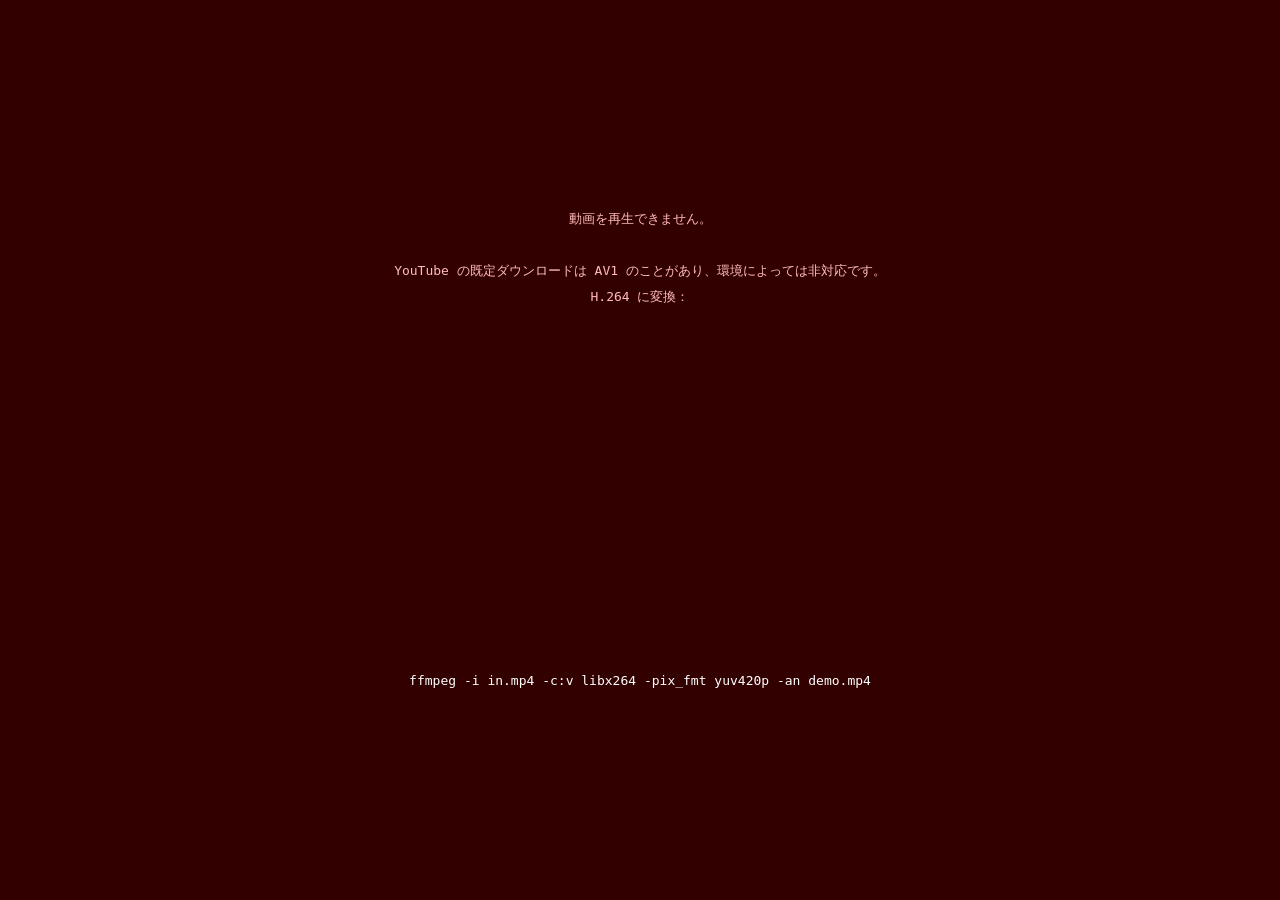
<file: index.html>
<!doctype html>
<html lang="ja">
<head>
<meta charset="utf-8">
<meta name="viewport" content="width=device-width,initial-scale=1">
<title>2127 形態推定</title>
<style>
:root{
  --a:#5ce1e6; --b:#b06cff;
  --mono:"SF Mono",ui-monospace,Menlo,Consolas,monospace;
}
*{box-sizing:border-box;margin:0;padding:0}
body{background:#03050a;color:var(--a);font-family:var(--mono);overflow:hidden;
     height:100vh;display:grid;place-items:center;cursor:none}

#stage{position:relative;width:min(100vw,calc(100vh*var(--ar,1.777)));
       aspect-ratio:var(--ar,1.777);overflow:hidden;background:#03050a}
#stage>.layer{position:absolute;inset:0;width:100%;height:100%}
video{object-fit:fill;display:block}

/* ── A：背景消融 —— 綠幕反過來也去掉，物體漂在 2127 虛空裡 ────── */
#void{z-index:0}
#feedWrap{z-index:1;transition:filter .9s}
#feedWrap.on{filter:drop-shadow(0 0 10px var(--a))}
/* #feed 只做解碼來源；畫面一律由 #disp 出 —— live 同捕捉環共用同一條顯示路徑，
   所以 clip-path／全息化／泛光全部唔使分兩套 */
#feed{position:absolute;inset:0;width:100%;height:100%;opacity:0;pointer-events:none}
#disp{position:absolute;inset:0;width:100%;height:100%;transition:opacity .5s,filter .9s}
#disp.holo {filter:grayscale(1) contrast(1.45) brightness(.92)}
#disp.split{filter:url(#rgbsplit) grayscale(1) contrast(1.45) brightness(.92)}

/* ── B：泛光 —— 外層 filter 看到的是已裁切的內層，光才會溢出輪廓 ── */
#tint{z-index:3;background:linear-gradient(160deg,var(--a),var(--b));mix-blend-mode:color;
      opacity:0;transition:opacity .9s ease}
/* 掃描：靜態細線 + 一條慢慢掃落嚟嘅寬帶（投影緊重新算緊嗰種感覺）*/
#scanlines{z-index:5;opacity:0;mix-blend-mode:overlay;transition:opacity .9s ease;
           background:
             linear-gradient(180deg,#0000 0%,var(--a) 45%,var(--a) 55%,#0000 100%),
             repeating-linear-gradient(0deg,#0000 0 4px,var(--a) 4px 5px);
           background-size:100% 26%,100% 100%;
           background-repeat:no-repeat,repeat;
           animation:holoSweep 3.4s linear infinite}
@keyframes holoSweep{from{background-position:0 -30%,0 0}to{background-position:0 130%,0 0}}
.on{opacity:1 !important}
#tint.on{opacity:.62} #scanlines.on{opacity:.09}

#ov{z-index:6;overflow:visible;pointer-events:none;
    filter:drop-shadow(0 0 2px var(--a)) drop-shadow(0 0 7px var(--a))}
#ovBack{z-index:0}
#shell{fill:url(#shellGrad);opacity:0;transition:opacity 1.1s ease}
/* ── 體積：2127 形態疊成一疊剖面，唔再係一條單薄嘅線 ───────── */
.slice{fill:none;stroke:var(--b);stroke-width:1;opacity:0;
       transition:opacity .9s ease;filter:blur(.4px)}
/* ── 外殼帶：2026 ↔ 2127 之間嗰浸空間變成一個面，唔係兩條線 ── */
#band{fill:url(#bandGrad);opacity:0;transition:opacity 1.1s ease;mix-blend-mode:screen}
/* ── 軌道環：全息物件浮喺空間入面最平嘅 3D 提示 ─────────────── */
.orbit{fill:none;stroke:var(--a);stroke-width:1;opacity:0;transition:opacity 1.1s ease}
#orbFront{opacity:0}
.morphed .slice{opacity:1} .morphed #band{opacity:.34}
.morphed .orbit{opacity:.30} .morphed #orbFront{opacity:.12}
/* ── 表面網格：物體本身被重新分板造過 —— 之前所有嘢都住喺物體外面 ──
   緯線（真橫切面）用 --b 粗啲，經線用 --a 幼啲 → 讀落係網格，唔係雜線。
   掃描線係 z-index 5、#ov 係 6，所以網格永遠壓喺掃描線上面。*/
#latRing{fill:none;stroke:var(--b);stroke-width:1.15;opacity:0;transition:opacity 1.2s ease}
#latLong{fill:none;stroke:var(--a);stroke-width:.8;opacity:0;transition:opacity 1.2s ease}
.morphed #latRing{opacity:.62} .morphed #latLong{opacity:.42}
#futureEdge{fill:none;stroke:var(--b);stroke-width:1.6;opacity:0;
            filter:drop-shadow(0 0 6px var(--b));transition:opacity .9s}
.tie{stroke:var(--b);stroke-width:.7;opacity:0;transition:opacity .9s}
/* 形變之後，2026 原型退成虛線；2127 形態接手 */
.morphed #shell{opacity:1} .morphed #futureEdge{opacity:.95} .morphed .tie{opacity:.30}
.morphed #edge{opacity:.35;stroke-dasharray:4 5}
.morphed #glow1,.morphed #glow2,.morphed #glow3{opacity:.03}
#glow1,#glow2,#glow3,#edge{fill:none;stroke:var(--a)}
#glow1{stroke-width:10;opacity:.05;filter:blur(5px)}
#glow2{stroke-width:4;opacity:.12;filter:blur(1.5px)}
#glow3{stroke-width:2.5;opacity:.38}
#edge{stroke-width:1.2;opacity:1}
.node{fill:none;stroke:var(--b);stroke-width:1.2;opacity:0;transition:opacity .3s}
/* ── 2127 改造模組 ─────────────────────────────────────── */
.part{opacity:0;transition:opacity .45s}
.greeble{fill:none;stroke:var(--b);stroke-width:1.1}
.chipFill{fill:#000a;stroke:var(--b);stroke-width:1.1}
.tether{stroke:var(--a);stroke-width:.8;opacity:.45}
.screen{fill:#000c;stroke:var(--a);stroke-width:1}
.bars{fill:none;stroke:var(--a);stroke-width:1.6;opacity:.85}
.monLabel{fill:var(--a);font:6px var(--mono);letter-spacing:.18em;opacity:.7}
.conduit{fill:none;stroke:var(--a);stroke-width:1.4;stroke-dasharray:3 9;
         animation:flow 1.4s linear infinite}          /* 流動光點：純 CSS，零 JS */
.conduitGlow{fill:none;stroke:var(--a);stroke-width:5;opacity:.10;filter:blur(2px)}
@keyframes flow{to{stroke-dashoffset:-24}}
#reticle{fill:none;stroke:var(--a);stroke-width:1.2;opacity:.5}
#axis{stroke:var(--b);stroke-width:1;opacity:.5;stroke-dasharray:2 6}
.leader{stroke:var(--a);stroke-width:1;opacity:.3}
#sweep{fill:var(--a);opacity:0;filter:blur(4px)}

/* ── HUD ─────────────────────────────────────────────────── */
.panel,#notes,#status{z-index:7;text-shadow:0 0 8px currentColor}
.panel{position:absolute;border:1px solid var(--a);background:#000a;padding:10px 14px;
       backdrop-filter:blur(4px);opacity:0;transform:translateY(10px);
       transition:opacity .5s,transform .5s cubic-bezier(.2,.9,.3,1)}
.panel.on{opacity:1;transform:none}
#pName{top:8%;left:5%;max-width:36%} #pStat{bottom:10%;right:5%;text-align:right;min-width:190px}
.k{font-size:9px;letter-spacing:.28em;opacity:.5}
.v{font-size:19px;letter-spacing:.04em;margin-top:3px}
#gen{font-size:40px;line-height:1;color:var(--b);letter-spacing:.02em}
#notes{position:absolute;bottom:8%;left:5%;max-width:42%;font-size:11px;line-height:1.9;
       opacity:0;transition:opacity .6s;border-left:2px solid var(--b);padding-left:10px;min-height:4em}
#lineage{opacity:.6;letter-spacing:.04em}
#kept{margin-top:8px;font-size:13px;color:var(--b);letter-spacing:.02em}
#notes.on{opacity:.85}
#status{position:absolute;top:6%;right:5%;font-size:10px;letter-spacing:.28em;text-align:right;
        line-height:2;opacity:.7}
#status b{color:var(--b);font-weight:400}

/* ── 啟動幕（同時解鎖 AudioContext）───────────────────────── */
#veil{z-index:9;background:#03050a;display:grid;place-items:center;cursor:pointer;
      transition:opacity .8s;text-align:center;letter-spacing:.4em;font-size:12px}
#veil.gone{opacity:0;pointer-events:none}
#veil small{display:block;margin-top:14px;letter-spacing:.1em;opacity:.4;font-size:10px;line-height:2}
#err{position:fixed;inset:0;z-index:99;background:#300;color:#fbb;display:none;
     place-items:center;text-align:center;padding:40px;font-size:13px;line-height:2}
</style>
</head>
<body>
<div id="stage">
  <canvas id="void" class="layer"></canvas>
  <svg id="ovBack" class="layer">
    <defs><radialGradient id="shellGrad">
      <stop offset="55%" stop-color="var(--a)" stop-opacity="0"/>
      <stop offset="88%" stop-color="var(--a)" stop-opacity=".30"/>
      <stop offset="100%" stop-color="var(--b)" stop-opacity=".55"/>
    </radialGradient>
    <linearGradient id="bandGrad" x1="0" y1="0" x2="0" y2="1">
      <stop offset="0%"   stop-color="var(--b)" stop-opacity=".30"/>
      <stop offset="55%"  stop-color="var(--a)" stop-opacity=".10"/>
      <stop offset="100%" stop-color="var(--b)" stop-opacity=".22"/>
    </linearGradient></defs>
    <ellipse id="orbA" class="orbit"/>
    <ellipse id="orbB" class="orbit" stroke-dasharray="6 10"/>
    <path id="shell"/>
    <path id="band"/>
    <g id="slices"></g>
    <g id="partsBack"></g>
  </svg>
  <div id="feedWrap" class="layer"><video id="feed" autoplay muted playsinline loop></video>
    <canvas id="disp"></canvas></div>
  <div id="tint" class="layer"></div>
  <div id="scanlines" class="layer"></div>

  <svg id="ov" class="layer">
    <defs><!-- 色差：原生 SVG filter，唔使多開 video 層 -->
      <filter id="rgbsplit" x="-8%" y="-8%" width="116%" height="116%">
        <feOffset in="SourceGraphic" dx="-5" result="ro"/>
        <feColorMatrix in="ro" type="matrix" result="r"
          values="1 0 0 0 0  0 0 0 0 0  0 0 0 0 0  0 0 0 1 0"/>
        <feOffset in="SourceGraphic" dx="5" result="bo"/>
        <feColorMatrix in="bo" type="matrix" result="b"
          values="0 0 0 0 0  0 1 0 0 0  0 0 1 0 0  0 0 0 1 0"/>
        <feBlend in="r" in2="b" mode="screen"/>
      </filter>
    </defs>
    <rect id="sweep" x="0" y="0" width="0" height="0"/>
    <path id="latRing"/><path id="latLong"/>
    <g id="ties"></g>
    <path id="glow1"/><path id="glow2"/><path id="glow3"/><path id="edge"/>
    <path id="futureEdge"/>
    <path id="reticle"/><line id="axis"/>
    <ellipse id="orbFront" class="orbit"/>
    <g id="nodes"></g>
    <g id="parts"></g>
    <line class="leader" id="l1"/><line class="leader" id="l2"/>
  </svg>

  <div class="panel" id="pName">
    <div class="k">2127 形態</div><div class="v" id="future">—</div>
    <div class="k" style="margin-top:9px">現行モデル · 2026</div>
    <div class="v" id="nowName" style="font-size:12px;opacity:.55">—</div>
  </div>
  <div class="panel" id="pStat">
    <div class="k">世代</div><div id="gen">GEN —</div>
    <div class="k" style="margin-top:9px">形態カテゴリ</div><div class="v" id="form" style="font-size:12px">—</div>
    <div class="k" style="margin-top:9px">変形量</div><div class="v" id="morph" style="font-size:12px">0.0%</div>
  </div>
  <div id="notes"><div id="lineage"></div><div id="kept"></div></div>
  <div id="status">2026 ──▶ 2127<br>STATE <b id="st">IDLE</b><br>THEME <b id="th">—</b><br>AXIS <b id="ang">—</b><br>RING <b id="ring">—</b></div>

  <div id="veil" class="layer">モノを置いてください · その 2127 形態を推定します
    <small>?cam=1 実カメラ ｜ ?synth=1 合成オブジェクト ｜ ?src=xx.mp4<br>
           ?test=1 セルフチェック ｜ R 再スキャン ｜ 動画はドロップでも読み込めます</small></div>
</div>
<a href="phone.html" style="position:fixed;bottom:16px;right:20px;z-index:10;color:#b5eee5;font:12px sans-serif;cursor:pointer">スマホ写真テスト ↗</a>
<div id="err"></div>

<script>
// ══════════════════════════════════════════════════════════════
// 設定 —— 展場現調的旋鈕都在這裡
// ══════════════════════════════════════════════════════════════
const CFG = {
  W:160, H:120,
  keyHue:120, tol:42,      // 台座色鍵（demo.mp4 實測 hue 120.2 / sat .99）
  minSat:0.20,             // 低於此飽和度一律視為前景
  minArea:60,
  rays:64, nodes:12,
  ema:0.5,                 // 平滑。調高會延遲，延遲看起來像「壞掉」
  rpm:20,                  // 台座轉速：只用嚟定捕捉間隔同進度條，唔使準
  // ── 捕捉環 ──
  // **實效格率 = playRpm/60 × ringN。** 呢個數就係播出嚟順唔順，改任何一邊都要重算。
  // 上限係來源本身：ringN 唔可能高過「攝影機 fps × 一圈秒數」（30fps × 3s = 90）。
  ringN:90,                // 一圈錄幾多格 = 30fps 來源轉一圈嘅格數
  ringMax:120,             // 最多錄幾多格（1.33 圈，畀接縫偵測有 slack）。sheet ≈ 63MB
  ringCell:480,            // 每格影像闊度 px
  playRpm:20,              // 畫面自轉速度（同實體轉盤無關）。90 格 × 20/60 = 30fps
  minFps:12,               // 實效格率低過呢個 = 捕捉失敗 → 退返 live，唔好播幻燈片
  seamTol:0.0015,          // 接縫比對要幾似先信（半徑相對誤差平方均值，≈3.9% RMS）
  // ── 模組上身 ──
  tilt:45,                 // 相機仰角（度）。D7：約 45°，唔係正俯拍
  spinDir:1,               // 畫面轉向。**第 1 日對住實物校，唔啱就 -1**（?spin=-1）
  // ── 真橫切面（shape-from-silhouette）──
  hullH:9,                 // 幾多層高度
  hullA:32,                // 每層幾多個方位角
  hullSpan:0.9,            // 高度取樣範圍（±，唔好貼到兩極）
  hullMinN:16,             // 環少過呢個格數就唔夠視角起外殼
  latN:5, lonN:12,         // 表面網格：緯線／經線條數
  detectFrames:5,
  goneFrames:20,          // 連續幾格偵測唔到先當拎走（~0.3s）
  minEcc:0.10,             // 低於此離心率 = 圓形，主軸無定義
};
const Q = new URLSearchParams(location.search);
if(Q.has('spin')) CFG.spinDir = +Q.get('spin') < 0 ? -1 : 1;   // 現場校轉向
if(Q.has('tilt')) CFG.tilt = +Q.get('tilt');
let smooth=null;   // 輪廓 EMA 緩衝（fitTracker 會清掉）

const THEMES = {
  CRYSTALLINE:{a:'#7df9ff',b:'#c77dff'}, BIOMECH:{a:'#7dffb0',b:'#ff7d9c'},
  PLASMA     :{a:'#ffd166',b:'#ff4d6d'}, ARCHIVE:{a:'#5ce1e6',b:'#b06cff'},
  WEAPON     :{a:'#ff9f1c',b:'#ff2e63'}, UNKNOWN:{a:'#9aa5b1',b:'#e0e6ed'},
};

// ══════════════════════════════════════════════════════════════
// 追蹤
// ══════════════════════════════════════════════════════════════
const tc = document.createElement('canvas'); tc.width=CFG.W; tc.height=CFG.H;
const tx = tc.getContext('2d',{willReadFrequently:true});
// 追蹤畫布的長寬比必須等於來源，否則物體被壓扁 ——
// 圓球會量出離心率 0.28、細長物的主軸角會被系統性扭曲。
function fitTracker(video){
  if(!video.videoWidth) return;
  const h = Math.max(2, Math.round(CFG.W * video.videoHeight / video.videoWidth));
  if(h===CFG.H) return;
  CFG.H = tc.height = h;
  smooth = null;
}

function hueDist(r,g,b,h0){
  const mx=Math.max(r,g,b), mn=Math.min(r,g,b), d=mx-mn;
  if(mx===0 || d/mx < CFG.minSat) return 999;    // 低飽和 → 物體，不是台座
  let h = mx===r ? 60*(((g-b)/d)%6) : mx===g ? 60*(((b-r)/d)+2) : 60*(((r-g)/d)+4);
  if(h<0) h+=360;
  const dh=Math.abs(h-h0);
  return dh>180 ? 360-dh : dh;
}

/** 純函式，吃 ImageData buffer。自我檢查用同一支。 */
function analyze(data,W,H){
  const mask=new Uint8Array(W*H);
  let m00=0,m10=0,m01=0,m20=0,m02=0,m11=0, x0=W,y0=H,x1=0,y1=0;
  for(let i=0,p=0;p<data.length;p+=4,i++){
    if(hueDist(data[p],data[p+1],data[p+2],CFG.keyHue) < CFG.tol) continue;
    const px=i%W, py=(i/W)|0;
    mask[i]=1;
    m00++; m10+=px; m01+=py; m20+=px*px; m02+=py*py; m11+=px*py;
    if(px<x0)x0=px; if(px>x1)x1=px; if(py<y0)y0=py; if(py>y1)y1=py;
  }
  if(m00 < CFG.minArea) return null;
  const cx=m10/m00, cy=m01/m00;
  const a=m20/m00-cx*cx, b=m11/m00-cx*cy, c=m02/m00-cy*cy;
  // 離心率：0 = 完美圓形（籃球！），1 = 直線
  const ecc = (a+c) > 0 ? Math.hypot(a-c, 2*b)/(a+c) : 0;
  return {
    cx, cy, bbox:[x0,y0,x1,y1], area:m00/(W*H), ecc, mask,
    // 圓形物體沒有主軸 —— 給 null，不要讓 atan2 噴雜訊
    angle: ecc < CFG.minEcc ? null : 0.5*Math.atan2(2*b, a-c),
  };
}

let tainted=false;
function track(video){
  if(!video.videoWidth || tainted) return null;
  tx.drawImage(video,0,0,CFG.W,CFG.H);
  try { return analyze(tx.getImageData(0,0,CFG.W,CFG.H).data, CFG.W, CFG.H); }
  catch(e){
    tainted=true;
    const el=document.getElementById('err');
    el.style.display='grid';
    el.innerHTML='CANVAS がクロスオリジンで汚染され、画素を読み取れません。<br><br>'+
      'file:// で開くと Chrome は各ファイルを別オリジンとして扱います。<br>ローカルサーバーで開いてください：<br><br>'+
      '<code style="color:#fff">cd ~/item2127 &amp;&amp; python3 -m http.server 8127</code><br><br>'+
      'そのあと <code style="color:#fff">http://localhost:8127</code> を開く';
    return null;
  }
}

// 輪廓：從質心放射取樣。
// ponytail: 星形近似，凹陷會被橋接（帶孔的鑰匙圈畫不出孔）。
//           升級路徑 Moore 邊界追蹤。展場物件夠緊緻，先不用。
function radialContour(mask,cx,cy,W,H,n){
  const out=new Float32Array(n*2), maxR=Math.hypot(W,H);
  for(let i=0;i<n;i++){
    const a=i/n*Math.PI*2, dx=Math.cos(a), dy=Math.sin(a);
    let hit=1;
    for(let r=1;r<maxR;r++){
      const px=(cx+dx*r)|0, py=(cy+dy*r)|0;
      if(px<0||py<0||px>=W||py>=H) break;
      if(mask[py*W+px]) hit=r;
    }
    out[i*2]=cx+dx*hit; out[i*2+1]=cy+dy*hit;
  }
  return out;
}
const toPath=(p,sx,sy)=>{let d='M';for(let i=0;i<p.length;i+=2)
  d+=(i?'L':'')+(p[i]*sx).toFixed(1)+','+(p[i+1]*sy).toFixed(1);return d+'Z';};

// 2026 輪廓 → 2127 輪廓之間嗰浸空間，變成一個封閉嘅面（唔再係兩條孤零零嘅線）
const toBand=(base,fut,sx,sy)=>{
  let d='M';
  for(let i=0;i<fut.length;i+=2) d+=(i?'L':'')+(fut[i]*sx).toFixed(1)+','+(fut[i+1]*sy).toFixed(1);
  d+='Z M';
  for(let i=base.length-2;i>=0;i-=2)
    d+=(i===base.length-2?'':'L')+(base[i]*sx).toFixed(1)+','+(base[i+1]*sy).toFixed(1);
  return d+'Z';
};
// 一疊剖面：k 由 -1（底）到 +1（頂），中間最闊 → 讀落係一個有厚度嘅體
const SLICES=9;
const sliceScale = k => 1 - .13*Math.pow(Math.abs(k),1.7);

// ══════════════════════════════════════════════════════════════
// D：音效 —— 純振盪器，零音檔。展場裡聲音是三十公尺外的人流磁鐵。
// ══════════════════════════════════════════════════════════════
const SFX = { ctx:null, hum:null };
function ac(){ return SFX.ctx ||= new (window.AudioContext||window.webkitAudioContext)(); }
function tone(f0,f1,dur,type='sine',peak=.12){
  const c=ac(), t=c.currentTime, o=c.createOscillator(), g=c.createGain();
  o.type=type; o.frequency.setValueAtTime(f0,t);
  o.frequency.exponentialRampToValueAtTime(Math.max(f1,1),t+dur);
  g.gain.setValueAtTime(0,t); g.gain.linearRampToValueAtTime(peak,t+.012);
  g.gain.exponentialRampToValueAtTime(.0001,t+dur);
  o.connect(g).connect(c.destination); o.start(t); o.stop(t+dur+.05);
}
const chirp = ()=> tone(900,2400,.10,'sine',.10);
const tick  = ()=> tone(1800,1600,.02,'square',.03);
function boom(){
  const c=ac(), t=c.currentTime, n=c.sampleRate*1.6;
  const buf=c.createBuffer(1,n,c.sampleRate), d=buf.getChannelData(0);
  for(let i=0;i<n;i++) d[i]=(Math.random()*2-1)*Math.pow(1-i/n,2.2);
  const s=c.createBufferSource(); s.buffer=buf;
  const f=c.createBiquadFilter(); f.type='lowpass';
  f.frequency.setValueAtTime(3000,t); f.frequency.exponentialRampToValueAtTime(120,t+1.5);
  const g=c.createGain(); g.gain.value=.35;
  s.connect(f).connect(g).connect(c.destination); s.start(t);
  tone(160,40,1.4,'sawtooth',.14);
}
function humOn(){
  if(SFX.hum) return;
  const c=ac(), g=c.createGain(), f=c.createBiquadFilter();
  f.type='lowpass'; f.frequency.value=420;
  g.gain.setValueAtTime(0,c.currentTime);
  g.gain.linearRampToValueAtTime(.09,c.currentTime+.4);
  const os=[55,55.6,110].map(hz=>{const o=c.createOscillator();
    o.type='sawtooth'; o.frequency.value=hz; o.connect(f); o.start(); return o;});
  f.connect(g).connect(c.destination);
  SFX.hum={g,os};
}
function humOff(){
  if(!SFX.hum) return;
  const {g,os}=SFX.hum, c=ac();
  g.gain.cancelScheduledValues(c.currentTime);
  g.gain.setValueAtTime(g.gain.value,c.currentTime);
  g.gain.linearRampToValueAtTime(0,c.currentTime+.5);
  os.forEach(o=>o.stop(c.currentTime+.6));
  SFX.hum=null;
}

// ══════════════════════════════════════════════════════════════
// C：文字生命 —— 靜態文字看起來永遠像網頁
// ══════════════════════════════════════════════════════════════
const GLYPHS='アイウエオカキクケコサシスセソタチツテト0123456789#$%&*+=<>/\\|';
function scramble(el,text,ms=900){
  clearInterval(el._t); const t0=performance.now(), n=text.length;
  el._t=setInterval(()=>{
    const p=Math.min(1,(performance.now()-t0)/ms), lock=Math.floor(p*n);
    let s='';
    for(let i=0;i<n;i++) s += i<lock ? text[i]
      : (text[i]===' ' ? ' ' : GLYPHS[Math.random()*GLYPHS.length|0]);
    el.textContent=s;
    if(p>=1){ clearInterval(el._t); el.textContent=text; }
  },33);
}
function typewrite(el,text,ms=2200){
  clearInterval(el._t); const t0=performance.now(), n=text.length;
  el._t=setInterval(()=>{
    const k=Math.min(n,Math.floor((performance.now()-t0)/ms*n));
    el.textContent=text.slice(0,k)+(k<n?'▍':'');
    if(k>=n) clearInterval(el._t);
  },30);
}

// ══════════════════════════════════════════════════════════════
// 2127 改造模組 —— 程序生成，掛喺輪廓上跟住轉
//
// 三層變化互相獨立：
//   Gemini modules → 邊幾種零件（語意）
//   seed           → 幾多顆／擺邊／幾大（排列）
//   visualTheme    → 顏色（配色）
// 同一條鎖匙，seed 唔同就永遠唔會出到一樣嘅嘢。
// ══════════════════════════════════════════════════════════════
const rng = seed => () => {                    // mulberry32，5 行，可重現
  seed = seed + 0x6D2B79F5 | 0;
  let t = Math.imul(seed ^ seed>>>15, 1|seed);
  t = t + Math.imul(t ^ t>>>7, 61|t) ^ t;
  return ((t ^ t>>>14) >>> 0) / 4294967296;
};
const SVGNS='http://www.w3.org/2000/svg';
const mk=(n,a={})=>{const e=document.createElementNS(SVGNS,n);
  for(const k in a) e.setAttribute(k,a[k]); return e;};

let parts=[];

// Gemini 嘅位置提示 at:[x,y]（0~1000 影像空間）→ **物體自身坐標**（方位角槽位 i, 高度 h）。
// 物體中心 = 面向觀眾（θ=0）；左右邊緣 = ±90°；高度直接由 y 偏移換算。
// 呢個係第 2 步嘅關鍵：錨點唔再係「畫面角度」，係「物體表面邊一點」。
function anchorToBody(at,cx,cy,hw,hh){
  if(!Array.isArray(at)||at.length!==2) return null;
  const px=at[0]/1000*CFG.W, py=at[1]/1000*CFG.H;
  const h=Math.max(-.85,Math.min(.85,(py-cy)/(hh||1)));
  const R=(hw||1)*Math.sqrt(Math.max(.04,1-h*h));    // 建構嗰陣用橢球估腰身就夠
  const th=Math.asin(Math.max(-1,Math.min(1,(px-cx)/R)));
  return { i:((Math.round(th/(Math.PI*2)*CFG.rays))%CFG.rays+CFG.rays)%CFG.rays, h };
}

// 只存物體自身坐標，唔存畫面座標 —— 咁零件先會黐住實體表面轉，唔係跟住剪影漂
function buildParts(mods,seed,cx,cy,hw,hh){
  const R=rng(seed), g=el('parts'), gb=el('partsBack');
  g.innerHTML=''; if(gb) gb.innerHTML=''; parts=[];
  const hPick=()=>R()*1.5-.75;                       // 高度：唔好貼到兩極
  const used=[], cd=(a,b)=>{const d=Math.abs(a-b)%CFG.rays; return Math.min(d,CFG.rays-d);};
  const pick=(gap=7)=>{
    for(let k=0;k<30;k++){ const i=(R()*CFG.rays)|0;
      if(used.every(u=>cd(i,u)>=gap)){ used.push(i); return i; } }
    const i=(R()*CFG.rays)|0; used.push(i); return i;
  };
  // 有位置提示就用佢；撞到別人就沿輪廓向兩邊推開，唔會亂飛去第二邊
  const place=(want,gap=6)=>{
    if(want==null) return pick(gap);
    for(let d=0;d<CFG.rays;d++) for(const sg of (d?[1,-1]:[1])){
      const i=((want+d*sg)%CFG.rays+CFG.rays)%CFG.rays;
      if(used.every(u=>cd(i,u)>=gap)){ used.push(i); return i; }
    }
    used.push(want); return want;
  };

  const makeChip=(want)=>{
    const w=15+R()*16, h=11+R()*9, e=mk('g',{class:'part'});
    let d='', cols=2+((R()*3)|0), pins=3+((R()*3)|0);
    for(let i=1;i<cols;i++) d+=`M${-w/2+i*w/cols},${-h/2}v${h}`;          // 內部走線
    for(let i=0;i<pins;i++) d+=`M${-w/2+(i+.5)*w/pins},${h/2}v${2+R()*3}`; // 針腳
    e.append(mk('rect',{x:-w/2,y:-h/2,width:w,height:h,class:'chipFill'}),
             mk('path',{d,class:'greeble'}));
    return {kind:'CHIP', i:place(want?want.i:null), h:want?want.h:hPick(), wt:1.0, e};
  };

  const makeMonitor=(want,label)=>{
    const w=62+R()*40, h=34+R()*20, e=mk('g',{class:'part'});
    const tether=mk('line',{class:'tether'}), mon=mk('g'), bars=mk('path',{class:'bars'});
    const lbl=mk('text',{x:2,y:-4,class:'monLabel'});
    lbl.textContent = label || (['FLUX','SYNC','RES','CORE','ΔE'][(R()*5)|0]+'·'+((R()*90+10)|0));
    mon.append(mk('rect',{x:0,y:0,width:w,height:h,class:'screen'}),bars,lbl);
    e.append(tether,mon);
    let i;
    if(want!=null) i=place(want.i,9);                           // 有提示就聽 Gemini
    else { i=pick(9);            // 冇提示就揀面向觀眾嗰邊 —— 側邊 z≈0，面板一出場就淡走
      for(let k=0;k<12;k++){ if(Math.cos(i/CFG.rays*Math.PI*2)>0.55) break;
        used.pop(); i=pick(9); } }
    return {kind:'MONITOR', i, h:want?want.h:hPick(), out:40+R()*46, w, h2:h,
            nb:5+((R()*4)|0), wt:0.4, e, tether, mon, bars};
  };

  // 導管接返上一個實體模組 —— 讀落係「模組之間嘅接線」，唔係亂畫一條
  const makeConduit=(want,linkTo)=>{
    const e=mk('g',{class:'part'});
    const glow=mk('path',{class:'conduitGlow'}), line=mk('path',{class:'conduit'});
    e.append(glow,line);
    return {kind:'CONDUIT', i:place(want?want.i:null,4), h:want?want.h:hPick(),
            j:linkTo?linkTo.i:pick(6), hj:linkTo?linkTo.h:hPick(),
            bulge:12+R()*28, wt:0.3, e, glow, line};
  };

  // ponytail: 只實作三種，其餘 enum 值先當 CHIP 處理。
  //           HEATSINK / PORT / ANTENNA / CORE / VENT 之後再補生成器。
  const MAKE={CHIP:makeChip, MONITOR:makeMonitor, CONDUIT:makeConduit};
  // 收字串（舊格式／退路）或 {type, at:[x,y], label}
  const list=(mods&&mods.length?mods:['CHIP','MONITOR','CONDUIT'])
    .map(m=>typeof m==='string'?{type:m}:(m||{}))
    .map(m=>({...m, type:MAKE[m.type]?m.type:'CHIP'}));

  let lastSolid=null;
  for(const m of list){
    const want=anchorToBody(m.at,cx,cy,hw,hh);  // 冇提示 → null → 落亂數
    const p = m.type==='MONITOR' ? makeMonitor(want,m.label)
            : m.type==='CONDUIT' ? makeConduit(want,lastSolid)
            : makeChip(want);
    if(p.kind!=='CONDUIT') lastSolid={i:p.i, h:p.h};
    p.th = p.i/CFG.rays*Math.PI*2;              // 槽位 → 方位角（弧度）
    p.thj = p.j!=null ? p.j/CFG.rays*Math.PI*2 : 0;
    p.front = null;                             // 未定；layoutParts 第一格會派層
    parts.push(p); g.appendChild(p.e);
  }
  return parts;
}

// ── 由真實輪廓推演 2127 形態 ────────────────────────────────
// 呢個係整件事嘅主旨：唔係框住件物件，係畀人睇到佢一百年後變成點。
// 三步：吸收細節（更流線）→ 喺模組位置長出隆起 → 整體外擴一圈。
// 每格都用同一個 seed 重跑，所以 2127 形態會跟住實體一齊轉。
function projectFuture(base,cx,cy,seed,anchors){
  const n=CFG.rays, R=rng(seed), rad=new Float32Array(n);
  for(let i=0;i<n;i++) rad[i]=Math.hypot(base[i*2]-cx, base[i*2+1]-cy);

  const sm=new Float32Array(n);                       // 1. 低通：細節被吸收入一個整體外殼
  for(let i=0;i<n;i++){ let acc=0;
    for(let k=-3;k<=3;k++) acc+=rad[(i+k+n)%n];
    sm[i]=acc/7; }
  const out=new Float32Array(n);
  for(let i=0;i<n;i++) out[i]=rad[i]*.35+sm[i]*.65;

  for(const a of anchors){                            // 2. 模組位置長出嘢
    const j=a.i??a, wt=a.w??1;                        // 收 {i,w} 或純索引
    const amp=(.10+R()*.30)*wt, w=3+R()*5;
    for(let i=0;i<n;i++){
      const d0=Math.abs(i-j), d=Math.min(d0,n-d0);
      out[i]+=sm[j]*amp*Math.exp(-(d*d)/(2*w*w));
    }
  }
  const grow=1.06+R()*.10;                            // 3. 2127 形態比原型大一圈
  const pts=new Float32Array(n*2);
  let dsum=0, rsum=0;
  for(let i=0;i<n;i++){
    const r=out[i]*grow, a=i/n*Math.PI*2;
    pts[i*2]=cx+Math.cos(a)*r; pts[i*2+1]=cy+Math.sin(a)*r;
    dsum+=Math.abs(r-rad[i]); rsum+=rad[i];
  }
  pts.morph = rsum ? dsum/rsum : 0;                   // 形變量：真實可量嘅數
  return pts;
}

// ── 模組上身：物體自身坐標 → 畫面 ──────────────────────────
// yaw 唔係估出嚟 —— **佢就係捕捉環嘅格索引**，所以影像同貼片係數學上鎖實，
// 唔會出現「物體轉、貼片唔轉」。冇環（LIVE 退路）時 yaw 定住 0 = 舊行為。
const ringYaw = () => RING.playing ? CFG.spinDir*RING.phase/RING.n*Math.PI*2 : 0;

// 剪影喺畫面第 ty 行有幾闊（追蹤空間）。掃輪廓多邊形同呢一行嘅交點，
// 唔使調 band，任何剪影都準。圓柱體（鎖匙、唇膏）呢個就係真半徑。
// ponytail: 球體會高估約 8%（貼片微微凸出表面，讀落似裝上去，可接受）。
//           要真半徑就要 shape-from-silhouette —— 第 3 步先做。
function halfWidthAt(ty,cx,hh){
  let w=0;
  for(let i=0;i<CFG.rays;i++){
    const j=(i+1)%CFG.rays, y0=smooth[i*2+1], y1=smooth[j*2+1];
    if((y0-ty)*(y1-ty)>0) continue;                   // 呢條邊冇跨過呢一行
    const t=(ty-y0)/((y1-y0)||1e-6);
    w=Math.max(w, Math.abs(smooth[i*2]+(smooth[j*2]-smooth[i*2])*t-cx));
  }
  return w || Math.max(1,hh*.5);
}

// ── 真橫切面：由一圈剪影還原（shape-from-silhouette）──────────
// 每格剪影喺某一層高度嘅左右外伸，就係嗰個橫切面喺對應方向嘅**支撐函數**。
// 一圈收齊 → 半平面交集 → 凸多邊形：r(α) = min over ψ of support(ψ)/cos(α−ψ)。
// 呢個係捕捉環白撿返嚟嘅：轉盤已經幫你影齊 360° 視角。
// ponytail: 凹陷收唔返（剪影法嘅天花板，而且 radialContour 本身已經橋接咗）。
//           要凹陷就要體素雕刻 + 真邊界追蹤，展場物件唔值。
const HULL={ ready:false, axisX:0, refY:0, hh:1, r:null };

// 剪影喺畫面第 ty 行、相對**轉軸**嘅左右外伸
function edgesAt(c,ty,ax){
  let L=0, Rt=0;
  for(let i=0;i<CFG.rays;i++){
    const j=(i+1)%CFG.rays, y0=c[i*2+1], y1=c[j*2+1];
    if((y0-ty)*(y1-ty)>0) continue;
    const t=(ty-y0)/((y1-y0)||1e-6);
    const x=c[i*2]+(c[j*2]-c[i*2])*t-ax;
    if(x>=0){ if(x>Rt) Rt=x; } else if(-x>L) L=-x;
  }
  return [L,Rt];
}

function buildHull(){
  HULL.ready=false;
  const n=RING.n;
  if(!n || n<CFG.hullMinN || RING.frames.length<n) return false;
  // 轉軸：唔對稱嘅物體，剪影質心會繞住轉軸走 —— 一圈平均返嚟就係轉軸。
  // 用逐格質心會令外殼糊晒，呢個係接縫收口帶嚟嘅第二個好處。
  let ax=0, ay=0, ah=0;
  for(let k=0;k<n;k++){ const f=RING.frames[k];
    ax+=f.cx; ay+=f.cy; ah+=(f.bbox[3]-f.bbox[1])/2; }
  HULL.axisX=ax/n; HULL.refY=ay/n; HULL.hh=Math.max(2,ah/n);

  const H=CFG.hullH, A=CFG.hullA, cf=Math.cos(CFG.tilt*Math.PI/180);
  const sup=new Float32Array(2*n), psi=new Float32Array(2*n);
  HULL.r=new Float32Array(H*A);
  for(let k=0;k<n;k++){                               // 方位角同高度無關，行一次就夠
    const yaw=CFG.spinDir*k/n*Math.PI*2;
    psi[2*k]=Math.PI/2-yaw; psi[2*k+1]=-Math.PI/2-yaw;
  }
  for(let j=0;j<H;j++){
    const h=-CFG.hullSpan + j*(2*CFG.hullSpan)/(H-1);
    const ty=HULL.refY + h*HULL.hh*cf;
    for(let k=0;k<n;k++){
      const e=edgesAt(RING.frames[k].cont, ty, HULL.axisX);
      sup[2*k]=e[1]; sup[2*k+1]=e[0];
    }
    for(let a=0;a<A;a++){
      const al=a/A*Math.PI*2;
      let r=Infinity;
      for(let m=0;m<2*n;m++){
        if(sup[m]<1e-3) continue;                     // 量唔到 = 冇資訊，唔好當零約束
        const c=Math.cos(al-psi[m]);
        if(c<=0.02) continue;
        const v=sup[m]/c;
        if(v<r) r=v;
      }
      HULL.r[j*A+a] = isFinite(r) ? r : 0;
    }
  }
  HULL.ready=true;
  return true;
}

// 雙線性查表（高度 × 方位角，方位角環繞）
function hullR(h,ps){
  const H=CFG.hullH, A=CFG.hullA;
  const fj=Math.max(0,Math.min(H-1,(h+CFG.hullSpan)/(2*CFG.hullSpan)*(H-1)));
  const j0=fj|0, j1=Math.min(H-1,j0+1), tj=fj-j0;
  let fa=(ps/(Math.PI*2)*A)%A; if(fa<0) fa+=A;
  const a0=fa|0, a1=(a0+1)%A, ta=fa-a0;
  const g=(j,a)=>HULL.r[j*A+a];
  return (g(j0,a0)*(1-ta)+g(j0,a1)*ta)*(1-tj) + (g(j1,a0)*(1-ta)+g(j1,a1)*ta)*tj;
}

// 相機仰角 φ：物體背面嘅點會向上走。z>0 = 面向觀眾。
// 有外殼就用真半徑同轉軸（非對稱物體先會準）；冇就退返剪影半闊 + 逐格質心。
function bodyPoint(th,h,cx,cy,hh,yaw){
  const a=th+yaw, rad=CFG.tilt*Math.PI/180;
  const ax=HULL.ready?HULL.axisX:cx, ry=HULL.ready?HULL.refY:cy,
        hz=HULL.ready?HULL.hh:hh;
  const yBase=ry+h*hz*Math.cos(rad);                  // 呢個高度嘅環喺畫面上嘅中心
  const R=HULL.ready ? hullR(h,th) : halfWidthAt(yBase,ax,hz);
  return { x:ax+R*Math.sin(a), y:yBase+R*Math.cos(a)*Math.sin(rad),
           z:Math.cos(a), r:R };
}

// 表面網格：緯線係真橫切面，經線只畫面向觀眾嗰半。剪落剪影度 →
// 讀落係「呢件嘢畀人重新分板造過」，而唔係「件嘢外面圍咗啲光」。
function drawLattice(sx,sy,yaw,clip){
  const gr=el('latRing'), gl=el('latLong');
  if(!HULL.ready){ gr.setAttribute('d',''); gl.setAttribute('d',''); return; }
  const rad=CFG.tilt*Math.PI/180, sf=Math.sin(rad), cf=Math.cos(rad), A=CFG.hullA;
  const P=(h,ps)=>{ const r=hullR(h,ps), a=ps+yaw;
    return ((HULL.axisX+r*Math.sin(a))*sx).toFixed(1)+','
         + ((HULL.refY+h*HULL.hh*cf + r*Math.cos(a)*sf)*sy).toFixed(1); };
  let dr='';
  for(let i=0;i<CFG.latN;i++){                        // 緯線 = 真橫切面
    const h=-CFG.hullSpan + (i+.5)*(2*CFG.hullSpan)/CFG.latN;
    for(let a=0;a<=A;a++) dr+=(a?'L':'M')+P(h,a/A*Math.PI*2);
    dr+='Z';
  }
  let dl='';
  for(let i=0;i<CFG.lonN;i++){
    const ps=i/CFG.lonN*Math.PI*2;
    if(Math.cos(ps+yaw)<0.05) continue;               // 背面唔畫，唔好搞到好嘈
    for(let j=0;j<=12;j++) dl+=(j?'L':'M')+P(-CFG.hullSpan + j*(2*CFG.hullSpan)/12, ps);
  }
  gr.setAttribute('d',dr); gl.setAttribute('d',dl);
  gr.style.clipPath=clip; gl.style.clipPath=clip;
}

// 每格重新投影。背面（z<0）嘅零件搬去 #ovBack —— 佢喺影像下層，
// 而影像又被剪影 clip 住，所以「畀物體擋住」係免費嘅，唔使做遮擋計算。
function layoutParts(sx,sy,now,t){
  if(!parts.length || !smooth || !t) return;
  const cx=t.cx, cy=t.cy, cxp=cx*sx, cyp=cy*sy;
  const hh=Math.max(2,(t.bbox[3]-t.bbox[1])/2);
  const yaw=ringYaw();
  const gF=el('parts'), gB=el('partsBack');
  let rad=0;
  for(let i=0;i<CFG.rays;i++) rad+=Math.hypot(smooth[i*2]*sx-cxp, smooth[i*2+1]*sy-cyp);
  const k=Math.max(.6,Math.min(3.2, rad/CFG.rays/110));      // 110px 為基準半徑

  for(let n=0;n<parts.length;n++){
    const p=parts[n];
    const P=bodyPoint(p.th,p.h,cx,cy,hh,yaw);
    const px=P.x*sx, py=P.y*sy;

    if(p.kind==='CHIP'){
      side(p, P.z>=0, gF, gB);
      // 貼片係表面上嘅一塊嘢：轉到邊緣就橫向壓扁到得返一條邊
      const sq=Math.max(.12,Math.abs(P.z));
      p.e.setAttribute('transform',`translate(${px},${py}) scale(${sq*k},${k})`);
      p.e.setAttribute('opacity', P.z>=0 ? 1 : .3);
    } else if(p.kind==='MONITOR'){
      // 讀數面板要睇得清 —— 保持浮空、永遠喺前層，但**根部釘死喺表面錨點**，
      // 錨點轉到背面就淡出。呢個係易讀性同「黐住物體」之間嘅取捨。
      const dir=Math.sin(p.th+yaw)>=0?1:-1;
      const W=CFG.W*sx, H=CFG.H*sy, pw=p.w*k, ph=p.h2*k;
      const cl=(v,lo,hi)=>hi<lo?lo:Math.max(lo,Math.min(hi,v));
      // 夾嘅係面板個框，唔係中心點；而且留返四角畀 HUD（名／世代／年表／狀態）
      const lx=cl(px+dir*p.out*k-(dir<0?pw:0), 10, W-pw-10);
      const ly=cl(py-ph/2, H*.20, H*.66-ph);
      p.tether.setAttribute('x1',px); p.tether.setAttribute('y1',py);
      p.tether.setAttribute('x2',dir>0?lx:lx+pw); p.tether.setAttribute('y2',ly+ph/2);
      p.mon.setAttribute('transform',`translate(${lx},${ly}) scale(${k})`);
      p.e.setAttribute('opacity', Math.max(0,Math.min(1,(P.z+.15)/.45)).toFixed(3));
      if(now-(p.tb||0)>110){ p.tb=now;                       // 長條圖跳動
        let d='';
        for(let b=0;b<p.nb;b++) d+=`M${4+b*(p.w-8)/p.nb},${p.h2-4}v${-(3+Math.random()*(p.h2-10))}`;
        p.bars.setAttribute('d',d);
      }
    } else {
      const Q=bodyPoint(p.thj,p.hj,cx,cy,hh,yaw);
      const qx=Q.x*sx, qy=Q.y*sy, zAvg=(P.z+Q.z)/2;
      side(p, zAvg>=0, gF, gB);
      let ux=P.x-cx+Q.x-cx, uy=P.y-cy+Q.y-cy;                // 由質心向外拱
      const L=Math.hypot(ux,uy)||1;
      const d=`M${px},${py}Q${(px+qx)/2+ux/L*p.bulge*k},${(py+qy)/2+uy/L*p.bulge*k} ${qx},${qy}`;
      p.line.setAttribute('d',d); p.glow.setAttribute('d',d);
      p.e.setAttribute('opacity', zAvg>=0 ? 1 : .3);
    }

    // 2127 外殼嘅隆起跟住模組一齊繞（權重按深度淡出，轉到背面就冇隆起）。
    // ponytail: 遲一格 —— projectFuture 喺呢個 function 之前跑。16ms，睇唔出。
    if(anchors[n]){
      anchors[n].i=((Math.round(Math.atan2(P.y-cy,P.x-cx)/(Math.PI*2)*CFG.rays))%CFG.rays+CFG.rays)%CFG.rays;
      anchors[n].w=(p.wt??1)*Math.max(0,P.z);
    }
  }
}

// 換層先至改 DOM —— 每格都 appendChild 係浪費
function side(p,front,gF,gB){
  if(p.front===front) return;
  p.front=front;
  (front?gF:gB).appendChild(p.e);
}

// ══════════════════════════════════════════════════════════════
// A：2127 虛空 —— 綠幕拿掉之後，背後總得有東西
// ══════════════════════════════════════════════════════════════
const vc=document.getElementById('void'), vx=vc.getContext('2d');
// ponytail: 舊版係 TRON 透視地平網格 —— 太 1982，同「2127」講唔埋。
//           改成一個有深度嘅空間：暗場 + 慢速深度環 + 三層視差塵埃 + 光柱。
const specks=[...Array(160)].map(()=>({x:Math.random(),y:Math.random(),
  z:.15+Math.random()*.85, s:Math.random()*1.8+.3}));
function drawVoid(t,w,h,accent){
  if(vc.width!==w){ vc.width=w; vc.height=h; }
  const cx=w/2, cy=h*.52;
  vx.clearRect(0,0,w,h);
  // 底：中間微亮，向外壓落純黑（Pepper's Ghost 要靠黑，見 README §1.8.1）
  const g=vx.createRadialGradient(cx,cy,0,cx,cy,w*.62);
  g.addColorStop(0,'#0b1622'); g.addColorStop(.55,'#060b13'); g.addColorStop(1,'#020408');
  vx.fillStyle=g; vx.fillRect(0,0,w,h);

  // 深度環：由中心一路向外推走 → 空間有縱深，而唔係一張牆紙
  vx.strokeStyle=accent; vx.lineWidth=1;
  const R0=Math.min(w,h)*.55;
  for(let i=0;i<5;i++){
    const k=((t/9000)+i/5)%1;                  // 0→1 由細推到大
    const r=Math.pow(k,1.8)*R0;
    vx.globalAlpha=.085*(1-k)*(1-k);
    vx.beginPath(); vx.ellipse(cx,cy,r,r*.52,0,0,Math.PI*2); vx.stroke();
  }
  // 光柱：由上方打落嚟，台座企喺光入面
  const sh=vx.createLinearGradient(0,0,0,h);
  sh.addColorStop(0,accent); sh.addColorStop(1,'transparent');
  vx.globalAlpha=.05; vx.fillStyle=sh;
  vx.beginPath(); vx.moveTo(cx-w*.07,0); vx.lineTo(cx+w*.07,0);
  vx.lineTo(cx+w*.30,h); vx.lineTo(cx-w*.30,h); vx.closePath(); vx.fill();

  // 三層視差塵埃：近嘅大、快、亮；遠嘅細、慢、暗
  for(const s of specks){
    const y=(s.y + t*0.000012*s.z) % 1;
    vx.globalAlpha=.06+s.z*s.z*.34;
    vx.fillStyle=accent;
    vx.fillRect(s.x*w, y*h, s.s*s.z, s.s*s.z);
  }
  vx.globalAlpha=1;
}

// ══════════════════════════════════════════════════════════════
// 合成來源（?synth=1）—— 沒有 demo.mp4 時的退路
// ══════════════════════════════════════════════════════════════
function synthStream(){
  const c=document.createElement('canvas'); c.width=1280; c.height=720;
  const g=c.getContext('2d'); let t=0;
  (function draw(){
    t += (CFG.rpm/60)*(Math.PI*2)/60;
    g.fillStyle='#02f303'; g.fillRect(0,0,1280,720);
    g.save(); g.translate(640,380); g.rotate(t*.35);
    g.scale(.30+.70*Math.abs(Math.cos(t)),1);       // 假 45° 視角
    g.fillStyle='#2b2b30';
    g.beginPath(); g.arc(-150,0,86,0,7); g.fill();
    g.globalCompositeOperation='destination-out';
    g.beginPath(); g.arc(-150,0,34,0,7); g.fill();
    g.globalCompositeOperation='source-over';
    g.fillRect(-90,-22,300,44);
    for(let i=0;i<4;i++) g.fillRect(120+i*36,-56,20,36);
    g.restore(); requestAnimationFrame(draw);
  })();
  return c.captureStream(30);
}

// ══════════════════════════════════════════════════════════════
// 假 Gemini —— 延遲 2~6s，跟真的一樣不可預測
// ══════════════════════════════════════════════════════════════
const MOCK_DB=[
  {now:'ゴムのバスケットボール', futureName:'運動エネルギー球体', gen:9, form:'自己修復する慣性体',
   lineage:'2041 自己修復表層 → 2073 内蔵の慣性補償 → 2110 無空気構造',
   kept:'百年後も、投げるのはあなたの手。', visualTheme:'PLASMA',
   modules:[{type:'CORE',at:[500,500],label:'慣性コア'},
            {type:'CHIP',at:[760,330]},
            {type:'CONDUIT',at:[520,820]},
            {type:'MONITOR',at:[210,540],label:'自己修復'}]},
  {now:'真鍮の家の鍵', futureName:'所有権キー', gen:7, form:'生体共生タイプ',
   lineage:'2038 ワイヤレス化 → 2064 生体ひも付け → 2099 量子署名',
   kept:'やっぱり手に持つし、やっぱり無くす。', visualTheme:'ARCHIVE',
   modules:[{type:'CHIP',at:[790,470],label:'キーアレイ'},   // 齒紋端
            {type:'PORT',at:[250,500]},                    // 握把端
            {type:'CONDUIT',at:[520,430]},
            {type:'MONITOR',at:[300,760],label:'所有権'}]},
  {now:'リップクリーム', futureName:'皮膚維持スティック', gen:4, form:'活性膜キャリア',
   lineage:'2044 温度で放出 → 2081 常在菌と共生する処方 → 2116 自己供給',
   kept:'塗るのは、やっぱり自分。', visualTheme:'BIOMECH',
   modules:[{type:'VENT',at:[500,180]},                    // 出口端
            {type:'MONITOR',at:[700,560],label:'常在菌'}]},
  {now:'交通 IC カード', futureName:'通行権キャリア', gen:11, form:'光学シート',
   lineage:'2033 完全に非実体化 → 2058 実体カードの復権 → 2104 光学ラミネート',
   kept:'やっぱり、かざせば通れる。', visualTheme:'CRYSTALLINE',
   modules:[{type:'CHIP',at:[640,520],label:'光学層'},
            {type:'CONDUIT',at:[500,760]},
            {type:'MONITOR',at:[250,400],label:'通行権'}]},
];
let mockIdx=0;
const mockScan = () => new Promise(r =>
  setTimeout(()=>r(MOCK_DB[mockIdx++ % MOCK_DB.length]), 2000+Math.random()*4000));
// 真接時 → fetch('/api/scan',{method:'POST',body:JSON.stringify({frames})}).then(r=>r.json())

// ══════════════════════════════════════════════════════════════
// 狀態機 —— 七節拍。轉一圈 = 進度條
// ══════════════════════════════════════════════════════════════
const REV=60000/CFG.rpm, el=id=>document.getElementById(id);
const $={feed:el('feed'),disp:el('disp'),feedWrap:el('feedWrap'),tint:el('tint'),ties:el('ties'),
         scan:el('scanlines'),ov:el('ov'),sweep:el('sweep'),
         nodes:el('nodes'),reticle:el('reticle'),axis:el('axis'),l1:el('l1'),l2:el('l2'),stage:el('stage')};
let state='IDLE', tEnter=performance.now(), fresh=true, present=0, absent=0;
let data=null, prevArea=0, flux=0, lastTick=0;
let futureSeed=0, anchors=[], lastT=null, lastNow=0;

const go=s=>{ state=s; tEnter=performance.now(); fresh=true; el('st').textContent=s; };
const onEnter=()=>{ const f=fresh; fresh=false; return f; };   // 只在進入該節拍的第一格為 true
const since=()=>performance.now()-tEnter;

// ══════════════════════════════════════════════════════════════
// 捕捉環 —— 轉盤只係掃描器
// 轉一圈錄低一環（影像 + 輪廓），之後畫面播返呢個環，速度由 CFG.playRpm 話事。
// **我哋永遠唔需要知真實 RPM，只需要知格嘅次序。**
// 台座快咗慢咗、皮帶鬆咗，播返出嚟只係速度輕微不均，肉眼零感覺 ——
// 相位／轉速同步問題唔係「要控制」，係根本唔存在。
// ══════════════════════════════════════════════════════════════
const RING = { sheet:null, cw:0, ch:0, cols:0, cap:0, n:0, frames:[],
               t0:0, playing:false, phase:0 };

const cellXY=(k,cols,cw,ch)=>[(k%cols)*cw, ((k/cols)|0)*ch];

// 播出嚟一秒有幾多格唔同嘅影像 —— 順唔順就係呢個數，唔係轉速
const ringFps = n => n*CFG.playRpm/60;

// 半徑指紋：除以平均值 → 對尺寸漂移（前後移一移、對焦呼吸）免疫
function radSig(c,cx,cy){
  const n=c.length/2, sig=new Float32Array(n); let m=0;
  for(let i=0;i<n;i++){ sig[i]=Math.hypot(c[i*2]-cx, c[i*2+1]-cy); m+=sig[i]; }
  m=m/n||1;
  for(let i=0;i<n;i++) sig[i]/=m;
  return sig;
}

// 接縫：**nominal（由 CFG.rpm 推）做預設，比對只係證據夠強先修正。**
// 只喺 nominal ±30% 之內搵最似第 0 格嗰格；唔夠似就照用 nominal。
// 咁樣最壞情況係差 30%，唔會好似「淨信相關性」咁畀個 2/3 圈嘅答案，一 loop 就跳。
// ponytail: 旋轉對稱物（籃球）每格都似第 0 格 → 平手 → 距離懲罰揀返 nominal。
//           佢每格都一樣，切喺邊度都睇唔出，所以無害。
function ringSeam(frames,nominal,tol){
  const fallback=Math.min(frames.length,nominal);
  const lo=Math.max(2,Math.round(nominal*.7)), hi=Math.min(frames.length-1,Math.round(nominal*1.3));
  if(hi<lo) return fallback;                           // 冇 slack（啱啱錄夠一圈）→ 全部就係一圈
  const a=frames[0].sig;
  const ssd=k=>{ const b=frames[k].sig; let e=0;
    for(let i=0;i<a.length;i++){ const d=a[i]-b[i]; e+=d*d; }
    return e/a.length; };
  let best=fallback, bs=Infinity;
  for(let k=lo;k<=hi;k++){ const e=ssd(k); if(e<bs){ bs=e; best=k; } }
  // 要**明顯**好過 nominal 本身先算數。輕微噪聲會令每格都「差唔多似」，
  // 嗰陣最細嗰個 k 純粹係噪聲揀出嚟 —— 唔可以當佢係證據。
  const eNom=ssd(Math.min(hi,Math.max(lo,nominal)));
  return (bs<=tol && bs < eNom*0.6) ? best : fallback;
}

function ringReset(){
  HULL.ready=false;
  RING.cap=0; RING.n=0; RING.frames=[]; RING.playing=false; RING.phase=0; RING.t0=0;
}

function ringStart(video){
  ringReset();
  if(!video.videoWidth) return false;                  // 來源未 ready → 環空 → 照走 live 路徑
  const cw=CFG.ringCell, ch=Math.max(2,Math.round(cw*video.videoHeight/video.videoWidth));
  const cols=Math.ceil(Math.sqrt(CFG.ringMax)), rows=Math.ceil(CFG.ringMax/cols);
  RING.sheet ||= document.createElement('canvas');
  if(RING.cw!==cw||RING.ch!==ch||RING.cols!==cols){
    RING.sheet.width=cw*cols; RING.sheet.height=ch*rows;
    RING.cw=cw; RING.ch=ch; RING.cols=cols;
  }
  RING.sheet.getContext('2d').clearRect(0,0,RING.sheet.width,RING.sheet.height);
  RING.t0=performance.now();
  return true;
}

// 每 REV/ringN 毫秒收一格。收滿 ringMax（約 1.3 圈）就停 —— 多出嗰截係接縫偵測嘅 slack。
function ringPush(video,t,now){
  if(!RING.sheet || RING.cap>=CFG.ringMax || !smooth) return;
  if(now < RING.t0 + RING.cap*(REV/CFG.ringN)) return;
  const k=RING.cap, [dx,dy]=cellXY(k,RING.cols,RING.cw,RING.ch);
  RING.sheet.getContext('2d').drawImage(video,dx,dy,RING.cw,RING.ch);
  RING.frames.push({t:now, cont:smooth.slice(), cx:t.cx, cy:t.cy, angle:t.angle,
                    bbox:t.bbox.slice(), sig:radSig(smooth,t.cx,t.cy)});
  RING.cap++;
}

// nominal（一圈幾多格）由**實錄嘅時間跨度**推，唔假設 rAF 跑得滿：
// 掉格（背景分頁、慢機）只會令格數少咗，唔會令「一圈」嘅判斷歪掉。
function ringNominal(){
  if(RING.cap<2) return CFG.ringN;
  const span=RING.frames[RING.cap-1].t - RING.frames[0].t;
  return span>0 ? Math.max(2,Math.round(REV*(RING.cap-1)/span)) : CFG.ringN;
}

function ringClose(){
  RING.n = RING.cap ? ringSeam(RING.frames, ringNominal(), CFG.seamTol) : 0;
  RING.phase=0;
  // 實效格率唔夠就唔好播 —— 9.6fps 嘅「旋轉」比唔播仲差。退返 live，行為同以前一樣。
  RING.playing = ringFps(RING.n) >= CFG.minFps;
  if(RING.playing) buildHull();                        // 一圈剪影白撿返嚟嘅真橫切面
  // 現場校正睇呢個：實錄格數 vs CFG.ringN 就係實體轉盤同 CFG.rpm 嘅偏差
  el('ring').textContent = RING.n+'/'+RING.cap
    + ' ' + ringFps(RING.n).toFixed(0) + 'fps'
    + (!RING.playing ? ' LIVE'
       : RING.n===Math.min(RING.cap,ringNominal()) ? ' NOM' : ' FIT');
  return RING.n;
}

// 播放：index 由我哋自己嘅虛擬轉速推進，同實體轉盤完全脫鈎。
// 回傳嘅嘢同 track() 同一個形狀，所以下游幾何（輪廓、模組、2127 形態）零改動。
function ringPlay(dt){
  RING.phase = (RING.phase + dt*CFG.playRpm/60000*RING.n) % RING.n;
  const k=Math.floor(RING.phase)%RING.n, f=RING.frames[k];
  const [sxc,syc]=cellXY(k,RING.cols,RING.cw,RING.ch), g=$.disp.getContext('2d');
  g.clearRect(0,0,$.disp.width,$.disp.height);
  g.drawImage(RING.sheet, sxc,syc,RING.cw,RING.ch, 0,0,$.disp.width,$.disp.height);
  smooth=f.cont;                                       // 錄嗰陣已經 EMA 平滑過，唔使再平滑
  return {cx:f.cx, cy:f.cy, angle:f.angle, bbox:f.bbox};
}

// live 同播放共用同一塊畫布 → 上游一換，clip-path／泛光／全息化全部唔使識分
function dispLive(video){
  const g=$.disp.getContext('2d');
  g.clearRect(0,0,$.disp.width,$.disp.height);
  if(video.videoWidth) g.drawImage(video,0,0,$.disp.width,$.disp.height);
}

// 顯示解析度封頂 1280 —— stage 拉伸由 CSS 做，長寬比同來源一致所以只係純縮放
function fitDisp(box){
  const w=Math.min(1280,Math.max(2,Math.round(box.width)));
  const h=Math.max(2,Math.round(w*box.height/box.width));
  if($.disp.width!==w||$.disp.height!==h){ $.disp.width=w; $.disp.height=h; }
}

function applyTheme(n){
  const t=THEMES[n]||THEMES.UNKNOWN;
  document.documentElement.style.setProperty('--a',t.a);
  document.documentElement.style.setProperty('--b',t.b);
  el('th').textContent=n;
}

function reveal(d){
  applyTheme(d.visualTheme); boom();
  scramble(el('future'),d.futureName,1000);
  scramble(el('nowName'),d.now,700);
  scramble(el('form'),d.form,900);
  el('gen').textContent='GEN '+String(d.gen).padStart(2,'0');
  typewrite(el('lineage'),d.lineage,1900);
  setTimeout(()=>typewrite(el('kept'),d.kept,1500),1400);   // 最尾先出：呢句係整件事嘅重點
  $.disp.classList.add('holo'); $.feedWrap.classList.add('on');
  $.tint.classList.add('on'); $.scan.classList.add('on');
  el('pName').classList.add('on'); el('pStat').classList.add('on'); el('notes').classList.add('on');
  [...$.nodes.children].forEach((n,i)=>setTimeout(()=>{n.style.opacity=.75;chirp();}, 120+i*55));
  // 每次掃描新 seed → 同一件物件都唔會出到一樣嘅佈局
  const bb=lastT?lastT.bbox:[0,0,CFG.W,CFG.H];
  const ps=buildParts(d.modules, Date.now(), lastT?lastT.cx:CFG.W/2, lastT?lastT.cy:CFG.H/2,
                      (bb[2]-bb[0])/2, (bb[3]-bb[1])/2);
  ps.forEach((p,i)=>setTimeout(()=>{ p.e.style.opacity=1; tick(); }, 320+i*90));
  // 2127 形態由模組位置長出來 —— 同一個 seed，每格重跑，跟住實體轉
  futureSeed=Date.now(); anchors=ps.map(p=>({i:p.i, w:p.wt??1}));
  $.stage.classList.add('morphed');
  // materialize 那一瞬的色差抖動
  $.disp.classList.add('split');
  setTimeout(()=>$.disp.classList.remove('split'), 420);
}

function resetView(){
  data=null; humOff(); ringReset();
  $.disp.classList.remove('holo','split'); $.feedWrap.classList.remove('on');
  [$.tint,$.scan].forEach(n=>n.classList.remove('on'));
  ['pName','pStat','notes'].forEach(i=>el(i).classList.remove('on'));
  [...$.nodes.children].forEach(n=>n.style.opacity=0);
  el('parts').innerHTML=''; el('partsBack').innerHTML=''; parts=[];
  anchors=[]; futureSeed=0; $.stage.classList.remove('morphed');
  applyTheme('ARCHIVE');
  el('future').textContent=el('nowName').textContent=el('form').textContent='—';
  el('gen').textContent='GEN —';
  el('lineage').textContent=''; el('kept').textContent=''; el('ring').textContent='—';
}

function loop(now){
  requestAnimationFrame(loop);
  const box=$.stage.getBoundingClientRect();
  const sx=box.width/CFG.W, sy=box.height/CFG.H;
  const vb=`0 0 ${box.width} ${box.height}`;              // 舞台尺寸會變，viewBox 得跟著
  if($.ov.getAttribute('viewBox')!==vb){ $.ov.setAttribute('viewBox',vb); el('ovBack').setAttribute('viewBox',vb); }
  const accent=getComputedStyle(document.documentElement).getPropertyValue('--a').trim();
  drawVoid(now,Math.round(box.width),Math.round(box.height),accent);

  const dt=Math.min(100, now-(lastNow||now)); lastNow=now;
  fitDisp(box);
  // 播放中：畫面同來源已經係環，實體攞唔攞走都唔再影響（觀眾可以攞返件嘢走）
  const t = RING.playing ? ringPlay(dt) : (dispLive($.feed), track($.feed));
  if(t) lastT=t;
  if(RING.playing){ present=CFG.detectFrames+1; absent=0; }
  else if(t){ present++; absent=0; } else { absent++; present=0; }
  const here = present>CFG.detectFrames;
  // 單格偵測唔到唔代表物件拎走咗（影片 loop、手掃過、對焦一下都會掉格）
  const gone = absent>CFG.goneFrames;

  if(t){
    if(!RING.playing){                     // 播放時 smooth 由 ringPlay 直接畀
      const raw=radialContour(t.mask,t.cx,t.cy,CFG.W,CFG.H,CFG.rays);
      if(!smooth || smooth.length!==raw.length) smooth=raw.slice();
      else for(let i=0;i<raw.length;i++) smooth[i]+=(raw[i]-smooth[i])*CFG.ema;
    }

    const d=toPath(smooth,sx,sy);
    ['glow1','glow2','glow3','edge'].forEach(i=>el(i).setAttribute('d',d));

    // 2127 形態：同一個 seed 每格重推，所以佢跟住實體轉
    if(futureSeed){
      const fut=projectFuture(smooth,t.cx,t.cy,futureSeed,anchors);
      const fd=toPath(fut,sx,sy);
      el('futureEdge').setAttribute('d',fd); el('shell').setAttribute('d',fd);
      el('morph').textContent=(fut.morph*100).toFixed(1)+'%';

      // ── 體積：同一條 2127 輪廓疊 9 層，上下收窄 → 有厚度，唔再係一條平面線 ──
      const cxp=t.cx*sx, cyp=t.cy*sy;
      let rp=0;
      for(let i=0;i<CFG.rays;i++) rp+=Math.hypot(fut[i*2]*sx-cxp, fut[i*2+1]*sy-cyp);
      rp/=CFG.rays;
      const sg=el('slices');
      if(sg.children.length!==SLICES){ sg.innerHTML='';
        for(let i=0;i<SLICES;i++) sg.appendChild(mk('path',{class:'slice'})); }
      [...sg.children].forEach((pn,i)=>{
        const k=(i/(SLICES-1))*2-1, sc=sliceScale(k);
        const dy=k*rp*.24 + Math.sin(now/900+i*.55)*1.1;   // 輕微呼吸，唔好死實
        pn.setAttribute('d',fd);
        pn.setAttribute('transform',
          `translate(${cxp},${cyp+dy}) scale(${sc}) translate(${-cxp},${-cyp})`);
        pn.setAttribute('stroke-opacity',(.46-.34*Math.abs(k)).toFixed(3));  // 唔用 inline opacity：留返畀 .morphed 開關
      });
      // ── 外殼帶：2026 同 2127 之間變成一個面 ──
      el('band').setAttribute('d',toBand(smooth,fut,sx,sy));
      // ── 軌道環：ry 隨時間擺動 = 傾角變化。前後各一浸 → 環真係繞住件嘢 ──
      const orb=(id,rx,phase,spin)=>{
        const e=el(id);
        e.setAttribute('cx',cxp); e.setAttribute('cy',cyp); e.setAttribute('rx',rx);
        e.setAttribute('ry',Math.max(3,rx*(.07+.11*Math.abs(Math.sin(now/2600+phase)))));  // 壓扁 = 傾角
        e.style.transformOrigin=`${cxp}px ${cyp}px`;
        e.style.transform=`rotate(${now/spin}deg)`;
      };
      const rmax=Math.min(box.width,box.height)*.40;      // 唔好爆出畫面
      orb('orbA',Math.min(rp*1.22,rmax),0,90); orb('orbB',Math.min(rp*1.45,rmax*1.18),1.1,-140);
      orb('orbFront',Math.min(rp*1.22,rmax),0,90);   // 同一隻，喺物件前面淡淡走一浸 → 環真係繞住佢
      if($.ties.children.length!==CFG.nodes){
        $.ties.innerHTML='';
        for(let i=0;i<CFG.nodes;i++) $.ties.appendChild(mk('line',{class:'tie'}));
      }
      const st2=(CFG.rays/CFG.nodes)|0;                 // 原型 ↔ 2127 形態嘅對應連線
      [...$.ties.children].forEach((ln,i)=>{ const k=i*st2*2;
        ln.setAttribute('x1',smooth[k]*sx); ln.setAttribute('y1',smooth[k+1]*sy);
        ln.setAttribute('x2',fut[k]*sx);    ln.setAttribute('y2',fut[k+1]*sy); });
    }
    // A：同一條路徑裁切所有影像層 → 綠幕消失，物體漂在虛空裡
    const clip=`path('${d}')`;
    drawLattice(sx,sy,ringYaw(),clip);
    [$.disp,$.tint,$.scan].forEach(n=>n.style.clipPath=clip);
    $.disp.style.opacity=1;

    const cx=t.cx*sx, cy=t.cy*sy;
    const r=Math.max(t.bbox[2]-t.bbox[0],t.bbox[3]-t.bbox[1])*sx*.58;
    // 四隻角括號，唔係成個圈 —— 圈係量度工具，括號係儀器
    let rd='';
    for(let q=0;q<4;q++){
      const a0=(q*90+28)*Math.PI/180, a1=(q*90+62)*Math.PI/180;
      rd+=`M${(cx+Math.cos(a0)*r).toFixed(1)},${(cy+Math.sin(a0)*r).toFixed(1)}`
        + `A${r.toFixed(1)},${r.toFixed(1)} 0 0 1 `
        + `${(cx+Math.cos(a1)*r).toFixed(1)},${(cy+Math.sin(a1)*r).toFixed(1)}`;
    }
    $.reticle.setAttribute('d',rd);
    $.reticle.style.transformOrigin=`${cx}px ${cy}px`;
    $.reticle.style.transform=`rotate(${now/40}deg)`;

    // 主軸：圓形物體（籃球）沒有主軸 —— 藏起來，不要讓 atan2 噴雜訊
    if(t.angle===null){
      $.axis.style.opacity=0; el('ang').textContent='RADIAL SYM';
    }else{
      $.axis.style.opacity=.5;
      const ax=Math.cos(t.angle)*r, ay=Math.sin(t.angle)*r;
      $.axis.setAttribute('x1',cx-ax); $.axis.setAttribute('y1',cy-ay);
      $.axis.setAttribute('x2',cx+ax); $.axis.setAttribute('y2',cy+ay);
      el('ang').textContent=t.angle.toFixed(2)+' rad';
    }

    if($.nodes.children.length!==CFG.nodes){
      $.nodes.innerHTML='';
      for(let i=0;i<CFG.nodes;i++){
        const p=document.createElementNS('http://www.w3.org/2000/svg','path');
        p.setAttribute('class','node'); $.nodes.appendChild(p);
      }
    }
    const step=(CFG.rays/CFG.nodes)|0;
    [...$.nodes.children].forEach((n,i)=>{
      const k=i*step*2, x=smooth[k]*sx, y=smooth[k+1]*sy;
      n.setAttribute('d',`M${x-5},${y-5}h-3v3 M${x+5},${y-5}h3v3 M${x-5},${y+5}h-3v-3 M${x+5},${y+5}h3v-3`);
    });

    layoutParts(sx,sy,now,t);

    $.l1.setAttribute('x1',box.width*.05+40); $.l1.setAttribute('y1',box.height*.17);
    $.l1.setAttribute('x2',cx); $.l1.setAttribute('y2',cy);
    $.l2.setAttribute('x1',box.width*.95-40); $.l2.setAttribute('y1',box.height*.78);
    $.l2.setAttribute('x2',cx); $.l2.setAttribute('y2',cy);


  } else {
    $.disp.style.clipPath='none'; $.disp.style.opacity=.10;   // 沒東西時留個微弱畫面，不要看起來像壞了
  }

  switch(state){
    case 'IDLE': if(here) { go('DETECT'); chirp(); } break;

    case 'DETECT':
      if(since()>300){ humOn(); mockScan().then(d=>data=d); go('PROJECT'); }
      break;

    case 'PROJECT': {
      if(onEnter()) ringStart($.feed);
      if(t) ringPush($.feed,t,now);                    // 台座轉呢一圈淨係做掃描
      const p=(since()%REV)/REV;
      $.sweep.setAttribute('x',0); $.sweep.setAttribute('width',box.width);
      $.sweep.setAttribute('y',p*box.height); $.sweep.setAttribute('height',7);
      $.sweep.style.opacity=.3;
      if(now-lastTick>140){ lastTick=now; tick(); }
      // 資料早到 → 等這圈轉完；晚到 → 多轉一圈。永遠對齊實體節奏。
      if(data && since()>=REV*Math.ceil(since()/REV-.001)-18){ $.sweep.style.opacity=0; humOff(); go('MORPH'); }
      if(since()>12000){ data={now:'?',futureName:'推定できず',gen:0,form:'ANOMALOUS',
        lineage:'時間線の分岐が多すぎて収束しません。',kept:'このモノは、自分がどうなるかを教えてくれない。',
        visualTheme:'UNKNOWN',modules:[{type:'CHIP'}]};
        $.sweep.style.opacity=0; humOff(); go('MORPH'); }
      if(gone) { humOff(); go('RESET'); }
      break;
    }

    case 'MORPH':
      if(onEnter()){ ringClose(); reveal(data); }      // 收口 → 切去環播放，之後同實體脫鈎
      if(since()>1100) go('REVEAL');
      if(gone) go('RESET');
      break;

    case 'REVEAL':
      if(since()>10000) go('PRINT');
      if(gone) go('RESET');
      break;

    case 'PRINT':
      if(onEnter()){ console.log('[PRINT]',data); tone(1400,300,.5,'square',.09); }
      if(since()>4000 || gone) go('RESET');
      break;

    case 'RESET':
      if(since()>600){ resetView(); go('IDLE'); }
      break;
  }
  if(absent>60 && state!=='IDLE' && state!=='RESET') go('RESET');
}

// ══════════════════════════════════════════════════════════════
// 啟動 —— 來源可插拔
// ══════════════════════════════════════════════════════════════
const VIDS=[$.feed];   // 一個就夠：全息化直接套喺佢身上
function setAR(){
  if(!$.feed.videoWidth) return;
  fitTracker($.feed);
  document.documentElement.style.setProperty('--ar',$.feed.videoWidth/$.feed.videoHeight);
  const b=$.stage.getBoundingClientRect();
  $.ov.setAttribute('viewBox',`0 0 ${b.width} ${b.height}`);
}
// play() 可能因為自動播放政策或解碼失敗而 reject —— 絕不能讓它擋住主迴圈
const playAll = () => { VIDS.forEach(v=>v.play().catch(e=>console.warn('play:',e.name))); };  // 唔 await：載唔到時 promise 可以永遠唔 settle
function useStream(s){ VIDS.forEach(v=>{v.srcObject=s; v.removeAttribute('src');}); playAll(); }
function useFile(url){ VIDS.forEach(v=>{v.srcObject=null; v.src=url;}); playAll(); }

async function boot(){
  try{
  if(Q.get('cam')==='1')       useStream(await navigator.mediaDevices.getUserMedia({video:{width:1280,height:720}}));
  else if(Q.get('synth')==='1')useStream(synthStream());
  else                         useFile(Q.get('src') || 'demo.mp4');
  setAR(); addEventListener('resize',setAR);
  $.feed.addEventListener('loadedmetadata',setAR);
  $.feed.addEventListener('error',()=>{
    const e=el('err'); e.style.display='grid';
    e.innerHTML='動画を再生できません。<br><br>YouTube の既定ダウンロードは AV1 のことがあり、環境によっては非対応です。<br>H.264 に変換：<br><br>'+
      '<code style="color:#fff">ffmpeg -i in.mp4 -c:v libx264 -pix_fmt yuv420p -an demo.mp4</code>';
  });
  applyTheme('ARCHIVE');
  }catch(e){ console.error('boot:',e); }
  requestAnimationFrame(loop);          // 來源失敗也要跑迴圈，畫面才不會整片死黑
}

// 啟動幕：解鎖 AudioContext，並在使用者手勢裡重新 play()
// （自動播放政策會 reject 掉 boot 裡的 play()，手勢是唯一可靠的時機）
function start(){
  if(start.done) return; start.done=true;
  ac().resume(); playAll(); chirp();
  el('veil').classList.add('gone');
}
['pointerdown','click','keydown'].forEach(e=>addEventListener(e,start));

addEventListener('keydown',e=>{ if(e.key.toLowerCase()==='r'){ resetView(); go('IDLE'); }});
// 影片跑到底 loop 回頭時偶爾會 pause —— 補一腳
setInterval(()=>{ if(start.done) VIDS.forEach(v=>v.paused&&v.play().catch(()=>{})); },1000);
// 拖進任何影片檔就換來源
addEventListener('dragover',e=>e.preventDefault());
addEventListener('drop',e=>{ e.preventDefault();
  const f=e.dataTransfer.files[0]; if(f){ useFile(URL.createObjectURL(f)); setAR(); } });

// ══════════════════════════════════════════════════════════════
// 自我檢查：?test=1
// ══════════════════════════════════════════════════════════════
function selfTest(){
  const W=160,H=120,out=[];
  const T=(n,ok,v='')=>out.push((ok?'PASS ':'FAIL ')+n+'  '+v);
  const frame=(fill)=>{ const d=new Uint8ClampedArray(W*H*4);
    for(let y=0;y<H;y++)for(let x=0;x<W;x++){ const i=(y*W+x)*4;
      const c=fill(x+.5,y+.5)?[238,238,238]:[2,243,3];
      d[i]=c[0];d[i+1]=c[1];d[i+2]=c[2];d[i+3]=255; } return d; };

  // 1. 轉 30° 的細長矩形 → 主軸應為 0.5236
  const th=30*Math.PI/180,cs=Math.cos(th),sn=Math.sin(th);
  const r1=analyze(frame((x,y)=>{const dx=x-80,dy=y-60;
    return Math.abs(dx*cs+dy*sn)<=40 && Math.abs(-dx*sn+dy*cs)<=8;}),W,H);
  T('偵測到物體',!!r1);
  T('cx≈80',Math.abs(r1.cx-80)<3,r1.cx.toFixed(2));
  T('cy≈60',Math.abs(r1.cy-60)<3,r1.cy.toFixed(2));
  T('主軸≈0.5236',Math.abs(r1.angle-0.5236)<0.12,r1.angle.toFixed(4));
  T('離心率高（細長）',r1.ecc>0.7,r1.ecc.toFixed(3));
  T('輪廓點數=128',radialContour(r1.mask,r1.cx,r1.cy,W,H,CFG.rays).length===128);

  // 2. 圓形（籃球）→ 主軸必須是 null，不能噴雜訊
  const r2=analyze(frame((x,y)=>Math.hypot(x-80,y-60)<=30),W,H);
  T('圓形離心率≈0',r2.ecc<CFG.minEcc,r2.ecc.toFixed(3));
  T('圓形主軸 = null（不噴雜訊）',r2.angle===null,String(r2.angle));

  // 3. 純綠幕 → 必須回 null
  T('空台座回 null', analyze(frame(()=>false),W,H)===null);

  // 4. 改造模組：可重現性 + 錨定 + 縮放
  const R0=30, syn=new Float32Array(CFG.rays*2);
  for(let i=0;i<CFG.rays;i++){ const a=i/CFG.rays*Math.PI*2;
    syn[i*2]=80+Math.cos(a)*R0; syn[i*2+1]=45+Math.sin(a)*R0; }
  const sxT=8, syT=8;
  const tT={cx:80, cy:45, bbox:[50,15,110,75]}, HH=30;
  const snap=seed=>{ smooth=syn; buildParts(['CHIP','MONITOR','CONDUIT'],seed,80,45,30,HH);
    layoutParts(sxT,syT,0,tT);
    return parts.map(p=>p.kind==='CONDUIT'?p.line.getAttribute('d')
      :p.kind==='MONITOR'?p.i+'|'+p.tether.getAttribute('x1')+'|'+p.mon.getAttribute('transform')
      :p.i+'|'+p.e.getAttribute('transform')).join(';'); };
  const A=snap(12345), Bs=snap(12345), C=snap(999);
  T('模組：三種都有', new Set(parts.map(p=>p.kind)).size===3);
  T('模組：同 seed 可重現', A===Bs);
  T('模組：異 seed 有變化', A!==C);
  snap(12345);
  T('模組：MONITOR 引線根部釘喺表面錨點', parts.filter(p=>p.kind==='MONITOR').every(p=>
      Math.abs(+p.tether.getAttribute('x1')
               - bodyPoint(p.th,p.h,80,45,HH,0).x*sxT) < 1e-6));
  T('模組：CONDUIT 起點釘喺表面錨點', parts.filter(p=>p.kind==='CONDUIT').every(p=>{
      const m=p.line.getAttribute('d').match(/^M([\d.-]+),/);
      return m && Math.abs(+m[1]-bodyPoint(p.th,p.h,80,45,HH,0).x*sxT)<1e-3; }));

  // 4b. 模組上身：物體自身坐標 → 畫面（第 2 步嘅核心）
  smooth=syn;
  T('上身：剪影闊度 —— 圓形喺質心行 = 半徑',
    Math.abs(halfWidthAt(45,80,HH)-30)<0.6, halfWidthAt(45,80,HH).toFixed(2));
  const B0=bodyPoint(0,0,80,45,HH,0), Bpi=bodyPoint(Math.PI,0,80,45,HH,0),
        Br=bodyPoint(Math.PI/2,0,80,45,HH,0), Bl=bodyPoint(-Math.PI/2,0,80,45,HH,0);
  T('上身：θ=0 面向觀眾（x=質心、z=1）',
    Math.abs(B0.x-80)<1e-6 && Math.abs(B0.z-1)<1e-9);
  T('上身：45° 仰角 → 面向觀眾嗰點落咗少少', B0.y>45 && B0.y<75, B0.y.toFixed(2));
  T('上身：θ=180° 喺背面（z=-1、位置反而向上）',
    Math.abs(Bpi.z+1)<1e-9 && Bpi.y<45, Bpi.y.toFixed(2));
  T('上身：θ=±90° 去到剪影邊緣、深度 0（壓扁成一條邊）',
    Math.abs(Br.x-110)<0.6 && Math.abs(Bl.x-50)<0.6 && Math.abs(Br.z)<1e-9,
    Br.x.toFixed(1)+'/'+Bl.x.toFixed(1));
  T('上身：yaw 推進 → 貼片單調橫掃過物體（真係繞住轉）', (()=>{
    let prev=-Infinity;
    for(let qq=0;qq<=8;qq++){
      const x=bodyPoint(0,0,80,45,HH,-Math.PI/2+qq*Math.PI/16).x;
      if(x<=prev) return false; prev=x;
    }
    return true;
  })());
  T('上身：spinDir 反轉會反方向', (()=>{
    RING.playing=true; RING.n=48; RING.phase=12;
    const a=ringYaw(); CFG.spinDir=-1; const b=ringYaw(); CFG.spinDir=1;
    ringReset();
    return a!==0 && Math.abs(a+b)<1e-12;
  })());
  // 遮擋：背面零件要落 #ovBack（喺影像下層，而影像被剪影 clip 住）
  RING.playing=true; RING.n=48; RING.phase=0;
  buildParts(['CHIP'],7,80,45,30,HH);
  parts[0].h=0; parts[0].th=Math.PI; layoutParts(sxT,syT,0,tT);
  T('上身：背面零件搬去 #ovBack（畀物體擋住）', el('partsBack').contains(parts[0].e));
  parts[0].th=0; layoutParts(sxT,syT,0,tT);
  T('上身：轉返前面就搬返上 #ov', el('parts').contains(parts[0].e));
  RING.phase=24; layoutParts(sxT,syT,0,tT);                    // 轉半圈
  T('上身：轉半圈之後前面嗰件變咗背面', el('partsBack').contains(parts[0].e));
  ringReset();

  // 4c. 真橫切面：由一圈剪影還原（shape-from-silhouette）
  // 合成一環：每格剪影係一個橢圓，x 半軸 = 該視角應有嘅剪影半闊
  const ell=(ax,by,px2,py2)=>{ const c=new Float32Array(CFG.rays*2);
    for(let i=0;i<CFG.rays;i++){ const th=i/CFG.rays*Math.PI*2;
      c[i*2]=px2+ax*Math.cos(th); c[i*2+1]=py2+by*Math.sin(th); }
    return c; };
  const mkRing=(nn,aOf,cxOf)=>{ RING.frames=[]; RING.n=nn; RING.cap=nn;
    for(let kk=0;kk<nn;kk++){
      const yw=CFG.spinDir*kk/nn*Math.PI*2, aa=aOf(yw), cc=cxOf?cxOf(yw):80;
      RING.frames.push({cont:ell(aa,30,cc,45), cx:cc, cy:45,
                        bbox:[cc-aa,15,cc+aa,75]});
    } };
  const hullAt=(hh0,a)=>hullR(hh0, a/CFG.hullA*Math.PI*2);
  const hullRow=hh0=>[...Array(CFG.hullA)].map((_,a)=>hullAt(hh0,a));

  mkRing(90,()=>25);                                   // 旋轉體：每個方位角一樣
  T('外殼：起得成', buildHull()===true);
  const row=hullRow(0);
  T('外殼：旋轉體 → 每個方位角半徑一樣（=25）',
    Math.max(...row)-Math.min(...row)<.2 && Math.abs(row[0]-25)<.2,
    Math.min(...row).toFixed(2)+'~'+Math.max(...row).toFixed(2));
  T('外殼：軸心 = 一圈質心平均', Math.abs(HULL.axisX-80)<1e-6);
  T('外殼：查表喺格點上等於格點值', (()=>{
    const j=(CFG.hullH-1)/2|0;                          // h=0 嗰層
    return Math.abs(hullAt(0,7)-HULL.r[j*CFG.hullA+7])<1e-6;
  })());
  T('外殼：bodyPoint 改用轉軸同真半徑（唔再理傳入嘅質心）',
    Math.abs(bodyPoint(0,0,999,999,999,0).x-HULL.axisX)<1e-6);

  // 扁平物（交通卡）：剪影半闊 = W|cos| + T|sin| → 還原返一個薄片
  mkRing(90, yw=>30*Math.abs(Math.cos(yw))+6*Math.abs(Math.sin(yw)));
  buildHull();
  const plate=hullRow(0), pMin=Math.min(...plate), pMax=Math.max(...plate);
  // 薄軸會被高估 ≈ W·tan(180°/n)（90 個視角 = 4° 解析度 → 30·tan2° ≈ 1.05）。
  // 呢個係剪影法本身嘅極限，唔係 bug：視角越多越準，所以 ringN 同時服務順暢度同準確度。
  const tol=30*Math.tan(Math.PI/90)+.3;
  T('外殼：扁平物唔會當成圓柱（薄軸 ≈ 6、闊軸 ≈ √(30²+6²)）',
    pMin>=6 && pMin<=6+tol && Math.abs(pMax-Math.hypot(30,6))<.8 && pMax/pMin>3.5,
    pMin.toFixed(2)+'~'+pMax.toFixed(2)+'（薄軸容差 +'+tol.toFixed(2)+'）');

  // 轉軸唔喺質心：非對稱物體嘅質心會繞住轉軸走，一圈平均先係轉軸
  mkRing(90,()=>25, yw=>80+4*Math.cos(yw));
  buildHull();
  T('外殼：質心繞住轉軸走 → 軸心取一圈平均', Math.abs(HULL.axisX-80)<.2,
    HULL.axisX.toFixed(3));

  T('外殼：環唔夠視角就唔起（退返剪影半闊）', (()=>{
    mkRing(CFG.hullMinN-1,()=>25);
    const ok=buildHull();
    return ok===false && HULL.ready===false;
  })());
  ringReset(); HULL.ready=false;
  // 5. 2127 形態推演
  const anch=[8,30,50], CX=80, CY=45;
  const bse=new Float32Array(CFG.rays*2);
  for(let i=0;i<CFG.rays;i++){ const a=i/CFG.rays*Math.PI*2;
    bse[i*2]=CX+Math.cos(a)*30; bse[i*2+1]=CY+Math.sin(a)*30; }
  const F1=projectFuture(bse,CX,CY,42,anch), F2=projectFuture(bse,CX,CY,42,anch),
        F3=projectFuture(bse,CX,CY,77,anch);
  const rF=[...Array(CFG.rays)].map((_,i)=>Math.hypot(F1[i*2]-CX,F1[i*2+1]-CY));
  const mn=Math.min(...rF), avg=rF.reduce((a,b)=>a+b,0)/rF.length;
  T('形態：2127 比原型大', avg>30, avg.toFixed(1)+' vs 30');
  T('形態：同 seed 可重現', String(F1)===String(F2));
  T('形態：異 seed 唔同',   String(F1)!==String(F3));
  T('形態：模組位置長咗出嚟', anch.every(j=>rF[j]>mn*1.03),
    anch.map(j=>rF[j].toFixed(1)).join('/')+' vs 基準 '+mn.toFixed(1));
  T('形變量合理', F1.morph>.03&&F1.morph<.8, (F1.morph*100).toFixed(1)+'%');
  // 6. 體積表現：切片堆疊 + 外殼帶
  const ks=[-1,-.5,0,.5,1].map(sliceScale);
  T('體積：切片中間最闊、兩端收窄',
    ks[2]===1 && ks[1]<ks[2] && ks[3]<ks[2] && ks[0]<ks[1] && ks[4]<ks[3],
    ks.map(v=>v.toFixed(3)).join('/'));
  T('體積：切片對稱', Math.abs(ks[0]-ks[4])<1e-9 && Math.abs(ks[1]-ks[3])<1e-9);
  const bd=toBand(bse,F1,1,1);
  T('體積：外殼帶係兩個閉合子路徑（外圈 + 反向內圈）',
    (bd.match(/Z/g)||[]).length===2 && (bd.match(/M/g)||[]).length===2);
  T('體積：外殼帶內圈方向係反嘅', (()=>{
      const inner=bd.split('M')[2].replace(/Z/,'').trim().split('L')[0].split(',');
      return Math.abs(+inner[0]-bse[bse.length-2])<.1;   // toPath 只留一位小數
    })());

  // 6. 位置提示 at:[x,y] → 物體自身坐標（物體中心 = 面向觀眾）
  const CXa=CFG.W/2, CYa=CFG.H/2, q=CFG.rays/4, HW=40, HHa=30;
  const ab=at=>anchorToBody(at,CXa,CYa,HW,HHa);
  T('位置：中心 → 面向觀眾（槽位 0）',        ab([500,500]).i===0);
  T('位置：右邊緣 → +90°（槽位 rays/4）',     ab([1000,500]).i===q);
  T('位置：左邊緣 → -90°（槽位 3rays/4）',    ab([0,500]).i===q*3);
  T('位置：上下只改高度，方位角照舊 0',
    ab([500,0]).i===0 && ab([500,1000]).i===0
    && ab([500,0]).h<0 && ab([500,1000]).h>0);
  T('位置：冇提示回 null', ab(undefined)===null && ab([1,2,3])===null);

  const withAt=buildParts([{type:'CHIP',at:[1000,500]},{type:'MONITOR',at:[0,500],label:'測試'},
                           {type:'CONDUIT',at:[500,1000]}], 5, CXa, CYa, HW, HHa);
  const near=(i,j)=>{const d=Math.abs(i-j)%CFG.rays; return Math.min(d,CFG.rays-d);};
  T('位置：模組真係擺到指定方位',
    near(withAt[0].i,q)<=2 && near(withAt[1].i,q*3)<=2, withAt.map(p=>p.i).join('/'));
  T('位置：高度提示有跟', Math.abs(withAt[2].h-.85)<.2, withAt[2].h.toFixed(2));
  T('位置：MONITOR 用返 Gemini 畀嘅 label',
    withAt[1].mon.querySelector('text').textContent==='測試');
  T('位置：CONDUIT 接返上一個實體模組', withAt[2].j===withAt[1].i);
  const clash=buildParts([{type:'CHIP',at:[1000,500]},{type:'CHIP',at:[1000,500]}],5,CXa,CYa,HW,HHa);
  T('位置：撞位會推開，唔會重疊', clash[0].i!==clash[1].i, clash.map(p=>p.i).join('/'));
  T('位置：舊格式（純字串）仍然行得',
    buildParts(['CHIP','MONITOR'],5,CXa,CYa,HW,HHa).length===2);

  // 7. 捕捉環：格佈局、指紋、接縫、播放索引
  const cols=Math.ceil(Math.sqrt(CFG.ringMax)), rows=Math.ceil(CFG.ringMax/cols);
  const cxy=[...Array(CFG.ringMax)].map((_,k)=>cellXY(k,cols,10,10));
  T('環：格座標唔重疊', new Set(cxy.map(v=>v.join(','))).size===CFG.ringMax);
  T('環：格座標唔會爆出 sheet',
    cxy.every(([x,y])=>x>=0&&y>=0&&x+10<=cols*10&&y+10<=rows*10));

  const circ=(r,cx,cy)=>{ const c=new Float32Array(CFG.rays*2);
    for(let i=0;i<CFG.rays;i++){ const a=i/CFG.rays*Math.PI*2;
      c[i*2]=cx+Math.cos(a)*r; c[i*2+1]=cy+Math.sin(a)*r; } return c; };
  const sigA=radSig(circ(30,80,45),80,45), sigB=radSig(circ(60,10,10),10,10);
  T('環：半徑指紋對尺寸免疫', [...sigA].every((v,i)=>Math.abs(v-sigB[i])<1e-5));

  // 合成 1.3 圈：一個冇旋轉對稱嘅輪廓，每格轉 2π/ringN → 第 ringN 格必然等於第 0 格
  const NR=CFG.ringN;
  const spun=[...Array(CFG.ringMax)].map((_,k)=>{
    const th=k/NR*Math.PI*2, sg=new Float32Array(CFG.rays);
    for(let i=0;i<CFG.rays;i++){ const ph=i/CFG.rays*Math.PI*2-th;
      sg[i]=30+8*Math.cos(ph)+4*Math.cos(2*ph+1); }
    return {sig:sg}; });
  const seam=ringSeam(spun,NR,CFG.seamTol);
  T('環：接縫比對搵返足一圈', seam===NR, seam+' vs '+NR);
  T('環：唔夠 slack 時回全長', ringSeam(spun.slice(0,10),NR,CFG.seamTol)===10);
  // 旋轉對稱（籃球）：每格都一樣 → 平手 → 要揀返 nominal，唔可以亂揀
  const flat=[...Array(CFG.ringMax)].map(()=>({sig:new Float32Array(CFG.rays).fill(1)}));
  T('環：旋轉對稱物平手時回 nominal', ringSeam(flat,NR,CFG.seamTol)===NR);
  // 完全冇對應（雜訊）→ 唔可以信比對，要回 nominal
  const nz=rng(7), noisy=[...Array(CFG.ringMax)].map(()=>{
    const sg=new Float32Array(CFG.rays);
    for(let i=0;i<CFG.rays;i++) sg[i]=1+nz()*0.6;
    return {sig:sg}; });
  T('環：證據唔夠強時回 nominal', ringSeam(noisy,NR,CFG.seamTol)===NR);
  // 輕微噪聲：每格都「夠似」（SSD 低過 tol）但冇一格明顯出眾 → 一樣要回 nominal，
  // 唔可以畀噪聲揀個 k 出嚟（籃球實測就係呢個情況）
  const fz=rng(11), faint=[...Array(CFG.ringMax)].map(()=>{
    const sg=new Float32Array(CFG.rays);
    for(let i=0;i<CFG.rays;i++) sg[i]=1+(fz()-.5)*0.04;
    return {sig:sg}; });
  T('環：輕微噪聲唔算證據，照回 nominal', ringSeam(faint,NR,CFG.seamTol)===NR);

  // nominal 由實測跨度推：掉格（背景分頁、慢機）唔應該令「一圈」嘅判斷歪掉
  const mkFrames=(cnt,gap)=>[...Array(cnt)].map((_,i)=>({t:i*gap}));
  RING.frames=mkFrames(NR,REV/NR); RING.cap=NR;
  T('環：nominal 跑滿時 = ringN', ringNominal()===NR, String(ringNominal()));
  RING.frames=mkFrames(12,REV/12); RING.cap=12;      // 得四分一格數，但跨度一樣係一圈
  T('環：nominal 掉格時跟返實測跨度', ringNominal()===12, String(ringNominal()));
  ringReset();
  // 實效格率：呢個數就係「順唔順」。設定改到跌落 24fps 以下要即刻知。
  T('環：預設設定播得夠順（≥24fps）', ringFps(CFG.ringN)>=24, ringFps(CFG.ringN).toFixed(1)+'fps');
  T('環：ringN 冇高過 30fps 來源一圈嘅格數上限',
    CFG.ringN <= 30*(60/CFG.rpm), CFG.ringN+' vs '+(30*(60/CFG.rpm)));
  T('環：ringMax 留夠接縫 slack', CFG.ringMax>=Math.round(CFG.ringN*1.3));
  T('環：minFps 守住幻燈片', ringFps(11)<CFG.minFps && CFG.minFps<ringFps(CFG.ringN));

  T('環：播放索引覆蓋每一格、唔會出界', (()=>{
    const n=CFG.ringN, seen=new Set(); let ph=0;
    for(let i=0;i<2000;i++){
      ph=(ph + (1000/60)*CFG.playRpm/60000*n) % n;
      const k=Math.floor(ph)%n;
      if(!(k>=0 && k<n)) return false;
      seen.add(k);
    }
    return seen.size===n;
  })());

  el('parts').innerHTML=''; el('partsBack').innerHTML=''; parts=[]; smooth=null;

  document.body.innerHTML='<pre style="color:#0f0;font:14px/2.2 monospace;padding:30px">'
    +out.join('\n')+'\n\n'+(out.every(s=>s.startsWith('PASS'))?'全部通過':'有失敗')+'</pre>';
}

Q.get('test')==='1' ? selfTest() : boot();
</script>
</body>
</html>
</file>
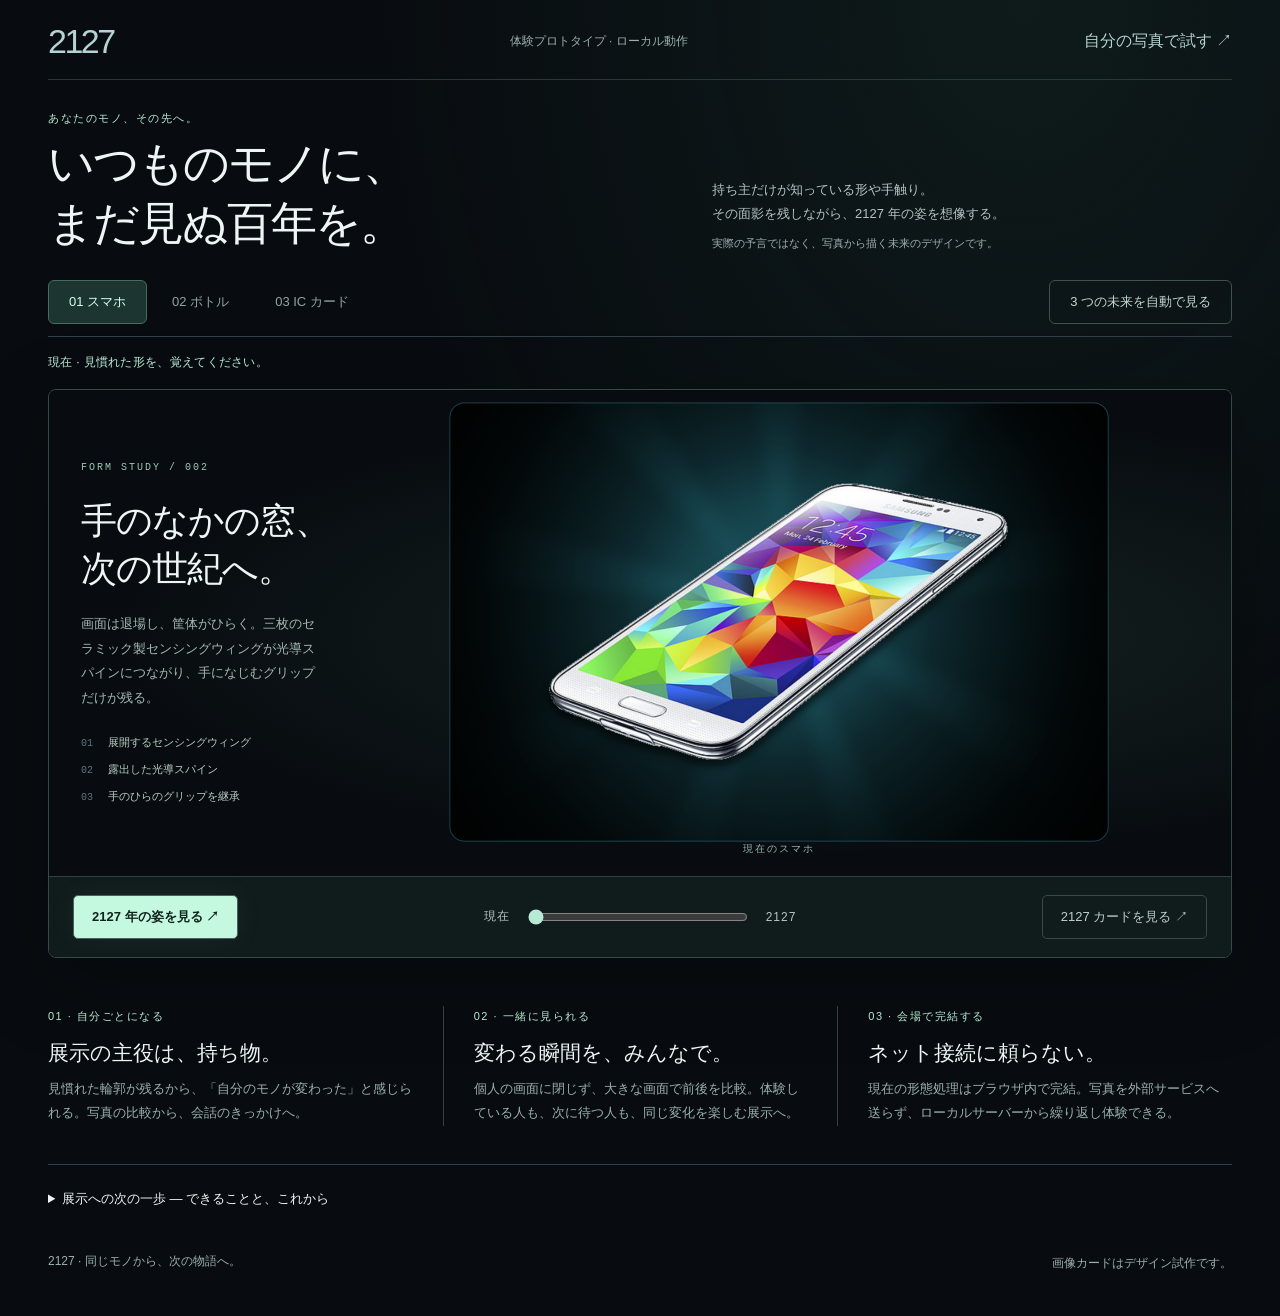
<file: demo.html>
<!doctype html>
<html lang="ja">
<meta charset="utf-8"><meta name="viewport" content="width=device-width,initial-scale=1">
<title>2127 — あなたのモノ、その先へ。</title>
<style>
:root{color-scheme:dark;font-family:-apple-system,BlinkMacSystemFont,"Helvetica Neue",sans-serif;background:#080c10;color:#edf5f5}*{box-sizing:border-box}body{margin:0}main{max-width:1320px;margin:auto;padding:28px 40px}header,.bar,nav{display:flex;align-items:center;justify-content:space-between;gap:14px;flex-wrap:wrap}header{padding-bottom:24px;border-bottom:1px solid #304247}a{color:#b4d3d2;text-decoration:none}button,a.button{font:inherit;font-size:13px;border:1px solid #47625f;background:#142824;color:#d4fff1;padding:12px 18px;border-radius:30px;cursor:pointer}button:disabled{opacity:.4;cursor:wait}button[aria-pressed=true],.primary{background:#c4f9df!important;color:#10231f!important}a:hover,button:hover{filter:brightness(1.2)}:focus-visible{outline:3px solid #a8ffe0;outline-offset:4px}.brand{font-size:27px;letter-spacing:-2px}.small{font-size:12px;color:#9bafaf;line-height:1.8}.lead{display:grid;grid-template-columns:1.5fr 1fr;gap:40px;align-items:end;padding:38px 0 30px}h1{font-size:clamp(32px,4.2vw,60px);line-height:1.25;font-weight:450;letter-spacing:-2px;margin:10px 0}p{line-height:1.85}.tag{font-size:11px;letter-spacing:2px;color:#b7ead4}.lead p{color:#b3c4c5;margin:0}.stage{border:1px solid #304247;border-radius:12px;overflow:hidden;background:#080c10}iframe{display:block;border:0;width:100%;height:580px}.bar{padding:16px 20px;border-top:1px solid #304247}.status{min-height:24px;color:#b7ead4;font-size:13px}.compare{display:flex;gap:12px;align-items:center;font-size:12px}input{accent-color:#b7ead4;max-width:35vw}.cards{display:grid;grid-template-columns:repeat(3,1fr);gap:30px;padding:40px 0}.cards article{border-top:1px solid #304247;padding-top:20px}.cards h2{font-size:20px;font-weight:500}.cards p{color:#9bafaf;font-size:14px}details{border-top:1px solid #304247;padding:22px 0;line-height:1.8}summary{cursor:pointer}footer{padding:20px 0;color:#9bafaf;font-size:12px} @media(max-width:760px){main{padding:20px}.lead,.cards{grid-template-columns:1fr;gap:16px}.lead{padding:26px 0}.cards{padding:28px 0}iframe{height:760px}.bar{padding:14px}.compare{width:100%;justify-content:center}input{max-width:50vw}.small{font-size:11px}}

/* 展示入口：將視覺重心留給物件，研究頁不受影響。 */
body{background:radial-gradient(ellipse at 80% 0%,#18302b66,transparent 45%),#080c10}
main{max-width:1440px;padding:22px 48px}header{padding-bottom:18px;border-color:#263936}.brand{font-size:34px;letter-spacing:-2.5px}.lead{padding:28px 0 26px;grid-template-columns:1.2fr 1fr}.lead h1{font-size:clamp(32px,3.6vw,50px);line-height:1.3;margin:8px 0 0}.lead p{font-size:13px}.lead .small{display:block;margin-top:8px;font-size:11px}.tag{letter-spacing:1.5px}
nav{justify-content:flex-start;gap:4px;border-bottom:1px solid #304247;padding:0 0 12px}nav button{background:transparent;border-color:transparent;color:#8fa5a4;border-radius:6px;padding:12px 20px}nav button[aria-pressed=true]{background:#1c3530!important;color:#d4ffea!important;border-color:#476c5d}#tour{margin-left:auto;border-color:#3d534e;color:#c2d7cf}.status{font-size:12px;margin:14px 0;letter-spacing:.3px}
.stage{border-radius:8px;box-shadow:0 24px 80px #0004;border-color:#344a43}.bar{background:#101b1b;padding:18px 24px;gap:22px}.bar button{border-radius:5px}.primary{font-weight:600;box-shadow:0 0 28px #c4f9df10}#card{background:transparent;border-color:#354c45;color:#bdd0c7}.compare{flex:1;justify-content:center;gap:18px;color:#b7c7c0;letter-spacing:1px}.compare input{width:220px;height:24px;margin:0;cursor:ew-resize}.cards{gap:0;padding:48px 0 38px}.cards article{border-top:0;padding:0 30px;border-left:1px solid #304247}.cards article:first-child{padding-left:0;border-left:0}.cards article:last-child{padding-right:0}.cards h2{font-size:21px;margin:15px 0 10px}.cards p{font-size:13px;margin:0;line-height:1.9}details{font-size:13px}footer{display:flex;justify-content:space-between;gap:16px}
@media(max-width:760px){main{padding:18px}header{gap:12px}.brand{font-size:30px}header>a:last-child{font-size:12px}.lead{grid-template-columns:1fr;gap:16px;padding:26px 0}.lead h1{font-size:36px}.lead p{font-size:12px}nav{gap:6px}nav button{padding:11px 13px;font-size:12px}#tour{margin:6px 0 0;width:100%;text-align:left}.status{line-height:1.7;min-height:40px}.bar{gap:16px;padding:18px}.compare{order:-1;flex-basis:100%}.bar button{flex:1;padding:13px 8px;font-size:11px}.cards{grid-template-columns:1fr;gap:24px;padding:32px 0}.cards article,.cards article:first-child,.cards article:last-child{border-left:0;border-top:1px solid #304247;padding:22px 0 0}.cards h2{font-size:21px}footer{flex-direction:column}}
details[open] summary{margin-bottom:24px}.next-intro{max-width:820px;color:#b7c7c0}.roadmap{display:grid;grid-template-columns:repeat(2,minmax(0,1fr));gap:1px;margin:24px 0;background:#304247;border:1px solid #304247}.roadmap article{background:#0d1517;padding:24px}.roadmap h3{font-size:16px;font-weight:550;margin:8px 0 10px}.roadmap p,.roadmap li{color:#aabdbc;line-height:1.8}.roadmap ol,.roadmap ul{padding-left:20px;margin:10px 0}.flow{display:block;margin-top:12px;color:#d4fff1}.reference{display:flex;align-items:center;justify-content:space-between;gap:20px;padding:18px 20px;border:1px solid #304247;background:#101b1b}.reference p{margin:0;color:#aabdbc}.reference a{white-space:nowrap}@media(max-width:760px){.roadmap{grid-template-columns:1fr}.roadmap article{padding:20px}.reference{align-items:flex-start;flex-direction:column}.reference a{white-space:normal}}
.sr-only{position:absolute;width:1px;height:1px;padding:0;margin:-1px;overflow:hidden;clip:rect(0,0,0,0);white-space:nowrap;border:0}dialog{width:min(94vw,520px);max-height:96vh;padding:20px;border:1px solid #55716b;background:#080d11;color:#edf5f5;box-shadow:0 32px 120px #000b}dialog::backdrop{background:#030608dd;backdrop-filter:blur(8px)}.card-shell{--rx:0deg;--ry:0deg;--gx:50%;--gy:35%;--foil-a:#9ff3e322;--foil-b:#c9a9ff33;position:relative;width:min(100%,390px);margin:auto;transform:perspective(1000px) rotateX(var(--rx)) rotateY(var(--ry));transform-style:preserve-3d;transition:transform .2s ease;touch-action:pan-y}.card-shell canvas{display:block;width:100%;height:auto;aspect-ratio:5/7;box-shadow:0 22px 55px #000b}.card-glare{position:absolute;inset:0;pointer-events:none;mix-blend-mode:screen;opacity:.34;background:radial-gradient(circle at var(--gx) var(--gy),#fff9 0,transparent 17%),linear-gradient(118deg,transparent 25%,var(--foil-a) 43%,var(--foil-b) 52%,transparent 70%)}.card-actions{display:flex;gap:8px;justify-content:center;margin-top:18px}.card-actions button{border-radius:4px}.card-actions .primary{min-width:150px}@media(max-width:520px){dialog{width:100vw;max-width:none;margin:auto 0 0;padding:14px}.card-actions{flex-wrap:wrap}.card-actions button{flex:1;padding:12px 8px}}
@media(prefers-reduced-motion:reduce){.card-shell{transform:none!important;transition:none}.card-glare{opacity:.18;background:linear-gradient(118deg,transparent 30%,var(--foil-a) 50%,var(--foil-b) 58%,transparent 70%)}}
@media print{@page{size:63mm 88mm;margin:0}body *{visibility:hidden!important}#card-preview,#card-preview *{visibility:visible!important}#card-preview{display:block;position:fixed;inset:0;width:63mm;height:88mm;max-height:none;margin:0;padding:0;border:0;background:#000;box-shadow:none}.card-shell{width:63mm;height:88mm;transform:none!important}.card-shell canvas{width:63mm;height:88mm;box-shadow:none}.card-glare,.card-actions{display:none!important}}
</style>
<main>
<header><a class="brand" href="demo.html">2127</a><span class="small">体験プロトタイプ · ローカル動作</span><a href="studies.html?object=banana">自分の写真で試す ↗</a></header>
<section class="lead"><div><span class="tag">あなたのモノ、その先へ。</span><h1>いつものモノに、<br>まだ見ぬ百年を。</h1></div><p>持ち主だけが知っている形や手触り。<br>その面影を残しながら、2127 年の姿を想像する。<br><span class="small">実際の予言ではなく、写真から描く未来のデザインです。</span></p></section>
<nav aria-label="体験するモノ"><button data-scene="0" aria-pressed="true">01 スマホ</button><button data-scene="1" aria-pressed="false">02 ボトル</button><button data-scene="2" aria-pressed="false">03 IC カード</button><button id="tour">3 つの未来を自動で見る</button></nav>
<p class="status" id="status" role="status">写真を準備しています…</p>
<section class="stage" aria-label="未来の形態"><iframe id="scene" title="写真から描く 2127 形態"></iframe><div class="bar"><button id="reveal" class="primary" disabled>2127 年の姿を見る ↗</button><label class="compare">現在 <input id="compare" type="range" min="0" max="100" value="0" aria-label="現在と未来の比較" disabled> 2127</label><button id="card" disabled>2127 カードを見る ↗</button></div></section>
<dialog id="card-preview" aria-labelledby="card-title" aria-describedby="card-summary"><h2 id="card-title" class="sr-only">2127 オブジェクトカード</h2><p id="card-summary" class="sr-only"></p><div class="card-shell"><canvas id="generation-card" width="750" height="1050"></canvas><div class="card-glare" aria-hidden="true"></div></div><div class="card-actions"><button id="card-save" class="primary">PNG を保存 ↓</button><button id="card-print">印刷</button><button id="card-close">閉じる</button></div></dialog>
<section class="cards" aria-label="展示で生まれる体験">
<article><span class="tag">01 · 自分ごとになる</span><h2>展示の主役は、持ち物。</h2><p>見慣れた輪郭が残るから、「自分のモノが変わった」と感じられる。写真の比較から、会話のきっかけへ。</p></article>
<article><span class="tag">02 · 一緒に見られる</span><h2>変わる瞬間を、みんなで。</h2><p>個人の画面に閉じず、大きな画面で前後を比較。体験している人も、次に待つ人も、同じ変化を楽しむ展示へ。</p></article>
<article><span class="tag">03 · 会場で完結する</span><h2>ネット接続に頼らない。</h2><p>現在の形態処理はブラウザ内で完結。写真を外部サービスへ送らず、ローカルサーバーから繰り返し体験できる。</p></article>
</section>
<details><summary>展示への次の一歩 — できることと、これから</summary>
<p class="next-intro">すべてのモノを事前に描くのではなく、<strong>写真から測る形</strong>と、<strong>AI が考える意味</strong>を分けます。未知のモノにも最低限の未来を返し、理解できたモノだけを、より固有の姿へ進化させる計画です。</p>
<section class="roadmap" aria-label="展示までのロードマップ">
<article><span class="tag">01 · 今できること</span><h3>形は、すでに写真から作れる。</h3><p>写真の読み込み、背景分離の修正、輪郭・幅・色の計測、2.5D 形態、前後比較、画像カード保存までローカルで動きます。現在、専用レシピは人が選択。汎用レシピは物体の意味を推測せず、測った輪郭から外骨格とコアを作ります。</p><a href="studies.html?lab=1">分離ラボで試す ↗</a></article>
<article><span class="tag">02 · Gemini API を加える</span><h3>AI は絵ではなく、設計条件を返す。</h3><p>撮影画像とローカルで測った形状を一度だけ送り、Gemini に「これは何か」「何のための道具か」「百年後も残る特徴は何か」を判断させます。返す値は自由文だけでなく、検証できる固定形式にします。</p><ul><li>物体名・主な機能・未解決の課題</li><li>残す部位、取り除く外殻、追加する構造</li><li>構造の取付位置、素材感、色、進化形態名</li><li>推奨レシピと確信度</li></ul><span class="flow">写真＋計測値 → Gemini → 設計パラメータ → ローカル描画</span></article>
<article><span class="tag">03 · 未知のモノへの備え</span><h3>モデルを描き切らない。形の文法を持つ。</h3><p>当日に現れる全種類の 3D モデルは用意できません。そこで、外骨格、コア、フィン、支持アーム、導管など少数の部品を、輪郭と軸に沿って組み替えます。</p><ol><li><strong>確信度が高い：</strong>機能に合う専用レシピを使う。</li><li><strong>判断が曖昧：</strong>輪郭駆動の汎用レシピを使う。</li><li><strong>分離も不安定：</strong>修正画面か、別の撮影を案内する。</li></ol><p>どの経路でも、元の一部を残し、新しい部品を接続し、浮いた装飾だけで終わらせません。</p></article>
<article><span class="tag">04 · 形態を美しくする</span><h3>AI の自由度に、造形ルールを与える。</h3><p>美しさは「派手な画像生成」ではなく、一貫した比率と接続から作ります。輪郭に沿う太さ、重心、左右のリズム、部品同士の接合、物体由来の色を描画側が管理。Gemini は意味と方向を選び、破綻しない範囲へ数値を制限します。</p><p>同じ物体は同じ結果を返し、未知の出力や不正な値は汎用値へ戻します。</p></article>
<article><span class="tag">05 · 会場の見せ方</span><h3>Pepper’s Ghost で、形態を箱の中へ。</h3><p>黒背景に明るい形態だけを描き、映像を反転して透明板へ反射。観客には、未来の形が実物の近くに浮いて見えます。固定カメラ、撮影箱、照明、透明板、ディスプレイ、実体プリンターを一つの約 60 秒体験へ接続します。</p><p>これは本当の空中投影ではなく反射による錯視です。会場では暗さ、見る角度、二重反射、透明板の縁を実寸で調整します。</p></article>
<article><span class="tag">06 · 展示で確かめる</span><h3>一回の成功より、50 回止まらないこと。</h3><p>透明・反射・背景と同色のモノ、個人情報を含む持ち物、通信切断、印刷失敗を想定します。画像を外へ送らない汎用モードを残し、AI が使えない時も体験を続行。最後は 50 回連続運転で、復帰、待ち時間、視認性まで検証します。</p></article>
</section>
<div class="reference"><p><strong>実際の見え方：</strong>参考動画では、黒い画面上の明るい魚が透明な容器へ反射し、箱の内部に浮いているように見えます。近距離では効果が強く、容器の縁や周囲光も見えるため、会場用には黒い筐体と視点の制御が重要です。</p><a href="https://www.youtube.com/watch?v=yFFSZliMN0c" target="_blank" rel="noreferrer">Pepper’s Ghost の参考動画を見る ↗</a></div>
</details>
<footer>2127 · 同じモノから、次の物語へ。 <span class="small">画像カードはデザイン試作です。</span></footer>
</main>
<script>
const scenes=[
 {url:'phone.html',name:'スマートフォン',type:'INTERFACE',code:'OBJ-001'},
 {url:'studies.html?object=bottle-b',name:'ステンレスボトル',type:'VESSEL',code:'OBJ-002'},
 {url:'studies.html?object=suica',name:'IC カード',type:'ACCESS',code:'OBJ-003'}
];
const themes={
 INTERFACE:{accent:'#72e8ff',deep:'#071726',soft:'#17475d',pattern:'grid',foilA:'#72e8ff33',foilB:'#7698ff44'},
 VESSEL:{accent:'#9adfd6',deep:'#09191d',soft:'#31535a',pattern:'rings',foilA:'#9adfd633',foilB:'#f4d99544'},
 ACCESS:{accent:'#9ce5b7',deep:'#071a13',soft:'#244f3a',pattern:'routes',foilA:'#9ce5b733',foilB:'#ffd36a44'},
 UNKNOWN:{accent:'#b8c7ca',deep:'#111518',soft:'#344146',pattern:'measure',foilA:'#b8c7ca33',foilB:'#ffffff33'}
};
const frame=document.querySelector('#scene'), status=document.querySelector('#status'), compare=document.querySelector('#compare'), reveal=document.querySelector('#reveal'), card=document.querySelector('#card'), tour=document.querySelector('#tour'), preview=document.querySelector('#card-preview'), cardCanvas=document.querySelector('#generation-card'), shell=document.querySelector('.card-shell');
let selected=0, revision=0, timer, touring=false, resize;
function stop(){clearTimeout(timer);touring=false;tour.textContent='3 つの未来を自動で見る';}
function setAmount(value){const el=frame.contentDocument.querySelector('#evolution');el.value=value;el.dispatchEvent(new frame.contentWindow.Event('input'));compare.value=value;}
function showFuture(){setAmount(100);frame.contentDocument.querySelector('#replay').click();status.textContent='2127 · '+frame.contentDocument.querySelector('.kept').textContent;}
async function select(index){
 resize?.disconnect();selected=index;const version=++revision;clearTimeout(timer);reveal.disabled=compare.disabled=card.disabled=true;status.textContent='写真を準備しています…';
 document.querySelectorAll('[data-scene]').forEach(b=>b.setAttribute('aria-pressed',String(+b.dataset.scene===index)));
 frame.src=scenes[index].url;
 // ponytail: same-origin pages are the renderer; keep their controls and art as the single source of truth.
 for(let tries=0;tries<150;tries++){
  await new Promise(r=>setTimeout(r,100));if(version!==revision)return;
  const doc=frame.contentDocument;
  if(!doc||!doc.location.href.endsWith(scenes[index].url)||!doc.querySelector('#evolution')||doc.querySelector('#evolution').disabled)continue;
  const style=doc.createElement('style');style.textContent='header,footer,.controls,.calibration,#checks{display:none!important}main{padding:12px 32px;max-width:none}.hero{min-height:400px;grid-template-columns:250px minmax(0,1fr);gap:28px}.hero figure{max-width:660px;width:100%;justify-self:center}body{min-height:0;background:radial-gradient(ellipse at 67% 50%,#20373188,transparent 65%)}h1{font-size:36px;line-height:1.35;letter-spacing:-1px}.intro{font-size:13px;color:#a4b8b5}.specs{margin-top:24px;color:#b9cdc4;gap:12px}.eyebrow{color:#9fc8b6;letter-spacing:2px}figcaption{font-size:10px;padding-bottom:8px;color:#98b7aa}@media(max-width:800px){main{padding:12px 20px}.hero{min-height:0;grid-template-columns:1fr;gap:0}.hero figure{margin:8px 0 0;grid-row:1}.copy{padding:0 0 18px}h1{font-size:26px;margin:12px 0}.intro{max-width:none;font-size:12px;margin:0}.specs{display:none}.eyebrow{font-size:9px}}';doc.head.append(style);
  resize=new ResizeObserver(()=>{frame.style.height=Math.ceil(doc.querySelector('.hero').getBoundingClientRect().height+24)+'px';});resize.observe(doc.querySelector('.hero'));
  setAmount(0);reveal.disabled=compare.disabled=card.disabled=false;status.textContent='現在 · 見慣れた形を、覚えてください。';
  if(touring)timer=setTimeout(()=>{showFuture();timer=setTimeout(()=>{if(selected<2)select(selected+1);else{stop();status.textContent='3 つの未来を体験しました。次は、自分の写真で。';}},7000);},2500);
  return;
 }
 stop();status.textContent='読み込めませんでした。モノのボタンを押して、もう一度お試しください。';
}
document.querySelectorAll('[data-scene]').forEach(b=>b.onclick=()=>{stop();select(+b.dataset.scene);});
reveal.onclick=()=>{stop();showFuture();};compare.oninput=()=>{stop();setAmount(compare.value);};
tour.onclick=()=>{if(touring){stop();return;}document.querySelector('.stage').scrollIntoView({block:'start'});touring=true;tour.textContent='自動再生を止める';select(0);};
document.addEventListener('visibilitychange',()=>{if(document.hidden)stop();});
function line(g,x,y,w,text,size=29,leading=39){g.font=`500 ${size}px sans-serif`;const words=[...text],lines=[];let row='';for(const ch of words){if(g.measureText(row+ch).width>w){lines.push(row);row=ch}else row+=ch;}if(row)lines.push(row);lines.slice(0,3).forEach((s,i)=>g.fillText(s,x,y+i*leading));}
function pattern(g,theme){g.save();g.strokeStyle=theme.accent+'28';g.fillStyle=theme.accent+'44';g.lineWidth=1;
 if(theme.pattern==='grid')for(let x=0;x<750;x+=42){g.beginPath();g.moveTo(x,0);g.lineTo(x,1050);g.stroke();}
 if(theme.pattern==='rings')for(let r=90;r<660;r+=75){g.beginPath();g.arc(610,300,r,0,Math.PI*2);g.stroke();}
 if(theme.pattern==='routes')for(let i=0;i<7;i++){const y=150+i*118;g.beginPath();g.moveTo(0,y);g.lineTo(160,y);g.lineTo(225,y+42);g.lineTo(750,y+42);g.stroke();g.beginPath();g.arc(225,y+42,4,0,7);g.fill();}
 if(theme.pattern==='measure')for(let y=80;y<1000;y+=80){g.beginPath();g.moveTo(28,y);g.lineTo(52,y);g.stroke();}g.restore();}
function frameMotif(g,theme){g.save();g.strokeStyle=theme.accent;g.fillStyle=theme.accent;g.lineWidth=4;
 if(theme.pattern==='grid')for(const [x,y,sx,sy] of [[58,190,1,1],[692,190,-1,1],[58,614,1,-1],[692,614,-1,-1]]){g.beginPath();g.moveTo(x,y+sy*38);g.lineTo(x,y);g.lineTo(x+sx*38,y);g.stroke();}
 if(theme.pattern==='rings')for(const [x,y] of [[82,214],[668,214],[82,590],[668,590]]){g.beginPath();g.arc(x,y,12,0,7);g.stroke();g.beginPath();g.arc(x,y,3,0,7);g.fill();}
 if(theme.pattern==='routes'){g.beginPath();g.moveTo(58,226);g.lineTo(94,190);g.lineTo(132,190);g.moveTo(618,614);g.lineTo(656,614);g.lineTo(692,576);g.stroke();for(const [x,y] of [[94,190],[656,614]]){g.beginPath();g.arc(x,y,5,0,7);g.fill();}}
 g.restore();}
function renderGenerationCard(){const meta=scenes[selected],theme=themes[meta.type]||themes.UNKNOWN,doc=frame.contentDocument,art=doc.querySelector('#view'),kept=doc.querySelector('.kept').textContent.trim(),g=cardCanvas.getContext('2d');g.clearRect(0,0,750,1050);const bg=g.createLinearGradient(0,0,750,1050);bg.addColorStop(0,theme.deep);bg.addColorStop(.55,'#0a1015');bg.addColorStop(1,theme.soft);g.fillStyle=bg;g.fillRect(0,0,750,1050);pattern(g,theme);
 g.strokeStyle=theme.accent;g.lineWidth=2;g.strokeRect(26,26,698,998);g.strokeStyle=theme.accent+'66';g.strokeRect(39,39,672,972);g.fillStyle=theme.accent;g.font='700 72px sans-serif';g.fillText('2127',58,120);g.font='500 18px monospace';g.fillText(meta.code,58,154);g.textAlign='right';g.font='600 22px monospace';g.fillText(meta.type,692,108);g.fillStyle=theme.accent+'22';g.fillRect(518,124,174,32);g.fillStyle=theme.accent;g.font='500 13px monospace';g.fillText('FUNCTIONAL TYPE',680,145);g.textAlign='left';
 g.fillStyle='#020507';g.fillRect(58,190,634,424);g.drawImage(art,0,0,art.width,art.height,64,196,622,414);g.strokeStyle=theme.accent+'aa';g.lineWidth=3;g.strokeRect(58,190,634,424);g.strokeStyle='#ffffff44';g.lineWidth=1;g.strokeRect(68,200,614,404);frameMotif(g,theme);
 g.fillStyle=theme.accent;g.font='500 15px monospace';g.fillText('NEXT FORM / 100 YEAR PROJECTION',58,660);g.fillStyle='#f2f7f6';g.font='600 43px sans-serif';g.fillText(meta.name,58,718);g.strokeStyle=theme.accent+'55';g.beginPath();g.moveTo(58,747);g.lineTo(692,747);g.stroke();g.fillStyle='#d5e4e1';line(g,58,797,625,kept,28,39);
 g.fillStyle=theme.accent;g.fillRect(58,941,74,3);g.fillStyle='#93aaa7';g.font='500 14px monospace';g.fillText('EVOLUTION SHRINE / OBJECT CARD',58,978);g.textAlign='right';g.fillText('GEN-2127 · STATIC MASTER',692,978);g.textAlign='left';cardCanvas.dataset.theme=meta.type;shell.style.setProperty('--foil-a',theme.foilA);shell.style.setProperty('--foil-b',theme.foilB);document.querySelector('#card-summary').textContent=`${meta.name}、${meta.type}。${kept}`;return meta;}
card.onclick=()=>{stop();setAmount(100);renderGenerationCard();preview.showModal();status.textContent='2127 カードを生成しました。画面と印刷は同じデザインです。';};
document.querySelector('#card-save').onclick=()=>{const meta=scenes[selected],a=document.createElement('a');a.download=`2127-${meta.code.toLowerCase()}.png`;a.href=cardCanvas.toDataURL();a.click();status.textContent='2127 カードの PNG を保存しました。';};
document.querySelector('#card-print').onclick=()=>print();document.querySelector('#card-close').onclick=()=>preview.close();
shell.onpointermove=e=>{if(matchMedia('(prefers-reduced-motion: reduce)').matches)return;const r=shell.getBoundingClientRect(),x=(e.clientX-r.left)/r.width,y=(e.clientY-r.top)/r.height;shell.style.setProperty('--ry',(x-.5)*11+'deg');shell.style.setProperty('--rx',(y-.5)*-11+'deg');shell.style.setProperty('--gx',x*100+'%');shell.style.setProperty('--gy',y*100+'%');};
shell.onpointerleave=()=>{shell.style.setProperty('--rx','0deg');shell.style.setProperty('--ry','0deg');shell.style.setProperty('--gx','50%');shell.style.setProperty('--gy','35%');};
select(0);
</script>
</html>
</file>
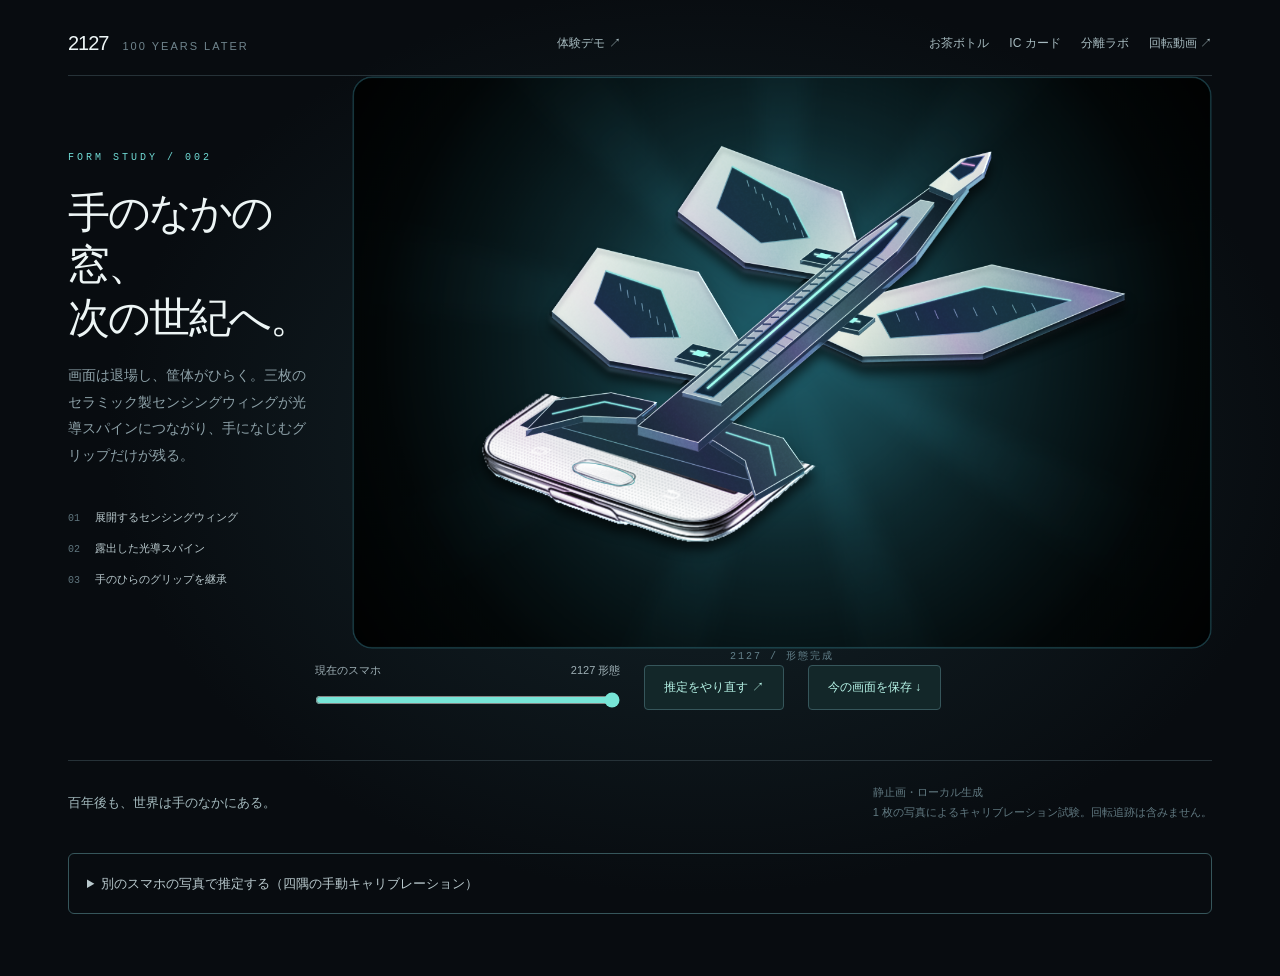
<file: phone.html>
<!doctype html>
<html lang="ja">
<head>
<meta charset="utf-8"><meta name="viewport" content="width=device-width,initial-scale=1">
<title>2127 スマホ形態テスト</title>
<style>
:root{color-scheme:dark;font-family:Inter,-apple-system,BlinkMacSystemFont,"Helvetica Neue",sans-serif;color:#edf5f5;background:#080c10}*{box-sizing:border-box}body{margin:0;min-height:100svh;background:radial-gradient(ellipse at 55% 45%,#15262c 0,transparent 60%)}main{max-width:1240px;margin:auto;padding:32px 48px}header,footer,.controls,.labels{display:flex;align-items:center;justify-content:space-between;gap:24px}header{border-bottom:1px solid #263238;padding-bottom:20px}a{color:#a6babf;text-decoration:none;font-size:12px}a:hover{color:#7bf6e4}.mark{font-size:20px;letter-spacing:-1px}.mark span{color:#70858d;font-size:11px;letter-spacing:2px;margin-left:14px}.hero{display:grid;grid-template-columns:260px minmax(0,1fr);align-items:center;gap:24px;min-height:570px}.eyebrow{font:10px ui-monospace,monospace;letter-spacing:3px;color:#6fd9d3}h1{font-size:42px;font-weight:450;line-height:1.25;letter-spacing:-2px;margin:24px 0 18px}.intro{font-size:14px;color:#8da1a8;line-height:1.9;max-width:245px}.specs{margin-top:42px;display:grid;gap:16px;font-size:11px;color:#b9c9cd}.specs span{color:#5f757e;margin-right:15px;font:10px ui-monospace,monospace}figure{margin:0;min-width:0}canvas{display:block;width:100%;height:auto}figcaption{font:10px ui-monospace,monospace;letter-spacing:2px;color:#63808a;text-align:center}.controls{max-width:650px;margin:0 auto 48px}.compare{flex:1}.labels{font-size:11px;color:#9eafb5;gap:10px}input{width:100%;accent-color:#77e5d7;margin:14px 0 0;cursor:ew-resize}button{background:#132729;border:1px solid #36565b;color:#b7f5e8;padding:13px 19px;border-radius:4px;font-size:12px;cursor:pointer;white-space:nowrap}button:hover{background:#1e3b3c}button:disabled{opacity:.45;cursor:wait}:focus-visible{outline:2px solid #a6fff0;outline-offset:5px}footer{border-top:1px solid #263238;padding-top:22px;font-size:11px;color:#617981}footer p{margin:0;line-height:1.8}.kept{color:#a4babe;font-size:13px}.error{color:#ffaaaa}#checks{white-space:pre-wrap;font:12px/1.8 ui-monospace,monospace;color:#8af0bb} @media(max-width:800px){main{padding:22px}.hero{grid-template-columns:1fr;gap:0;min-height:0}.copy{padding-top:35px}h1{font-size:32px;margin:15px 0}.intro{max-width:none}.specs{display:flex;flex-wrap:wrap;gap:12px;margin-top:20px}.hero figure{margin:10px -20px 30px}.controls{gap:15px;margin-bottom:32px}footer{align-items:flex-start;flex-direction:column;gap:15px}.mark span{display:none}}
</style>
<link rel="stylesheet" href="calibration.css">
</head>
<body><main>
<header><div class="mark">2127<span>100 YEARS LATER</span></div><a href="demo.html">体験デモ ↗</a><nav aria-label="モノのテスト" style="display:flex;gap:20px;flex-wrap:wrap"><a href="studies.html?object=bottle">お茶ボトル</a><a href="studies.html?object=suica">IC カード</a><a href="studies.html?lab=1">分離ラボ</a><a href="index.html">回転動画 ↗</a></nav></header>
<section class="hero"><div class="copy"><div class="eyebrow">FORM STUDY / 002</div><h1>手のなかの窓、<br>次の世紀へ。</h1><p class="intro">画面は退場し、筐体がひらく。三枚のセラミック製センシングウィングが光導スパインにつながり、手になじむグリップだけが残る。</p><div class="specs"><div><span>01</span>展開するセンシングウィング</div><div><span>02</span>露出した光導スパイン</div><div><span>03</span>手のひらのグリップを継承</div></div></div>
<figure><canvas id="view" width="1456" height="970" role="img" aria-label="画面と上半分の筐体が消え、三枚のセラミック製センシングウィングをつなぐ光導スパインへ。下端は元のグリップとボタンを残す"></canvas><figcaption id="phase" aria-live="polite">形態推定の準備中</figcaption></figure></section>
<div class="controls"><div class="compare"><div class="labels"><label for="evolution">現在のスマホ</label><span>2127 形態</span></div><input id="evolution" aria-label="現在のスマホと 2127 形態の比較" type="range" min="0" max="100" value="100" disabled></div><button id="replay" disabled>推定をやり直す ↗</button></div>
<footer><p class="kept">百年後も、世界は手のなかにある。</p><p>静止画・ローカル生成<br>1 枚の写真によるキャリブレーション試験。回転追跡は含みません。</p></footer><pre id="checks" hidden></pre>
</main><script src="segmentation.js"></script><script src="calibration.js"></script><script src="stage.js"></script><script>
'use strict';
const canvas=document.getElementById('view'), ctx=canvas.getContext('2d');
const slider=document.getElementById('evolution'), replay=document.getElementById('replay'), phase=document.getElementById('phase');
let photo=new Image();const original=document.createElement('canvas'), future=document.createElement('canvas');
original.width=future.width=1456;original.height=future.height=970;
// ponytail: screen cutout and planar corners calibrated only for this 728×485 photo.
// Add corner selection / segmentation when testing other objects; this is not automatic reconstruction.
// Projective map: unit rectangle → photographed plane. All seams and panel details use this map.
const corners=[[421,65],[662,108],[329,408],[61,329]], at=project(corners);
function path(points,closed=true){const p=new Path2D();points.forEach(([u,v,z=0],i)=>{const q=at(u,v);q[1]-=z;i?p.lineTo(...q):p.moveTo(...q);});if(closed)p.closePath();return p;}
function polygon(c,points,fill,stroke,width=.7){const p=path(points);if(fill){c.fillStyle=fill;c.fill(p);}if(stroke){c.strokeStyle=stroke;c.lineWidth=width;c.stroke(p);}}
function trace(c,points,color,width=1,glow=0){c.save();c.strokeStyle=color;c.lineWidth=width;c.shadowColor=color;c.shadowBlur=glow;c.stroke(path(points,false));c.restore();}
function makeFuture(){
 const c=future.getContext('2d');c.setTransform(2,0,0,2,0,0);c.clearRect(0,0,728,485);
 const pearl=c.createLinearGradient(170,100,540,350);pearl.addColorStop(0,'#f0f3e8');pearl.addColorStop(.4,'#a9c2c1');pearl.addColorStop(.62,'#e9eddf');pearl.addColorStop(1,'#768d96');
 const graphite=c.createLinearGradient(220,330,540,80);graphite.addColorStop(0,'#15232c');graphite.addColorStop(.5,'#4d666e');graphite.addColorStop(1,'#0c1820');
 // The photographed lower grip is the only original body retained: the screen is physically gone.
 c.save();c.clip(path([[-.1,.83],[1.1,.83],[1.1,1.1],[-.1,1.1]]));c.filter='grayscale(1)';c.drawImage(original,0,0,728,485);c.filter='none';
 c.fillStyle='#1d3039';c.fill(new Path2D('M424 88 L626 128 L329 376 L100 306Z'));c.restore();
 // The last strip of the old display becomes a solid docking plate, not a wallpaper remnant.
 polygon(c,[[.035,.828],[.955,.828],[.91,.901],[.09,.901]],'#1d3039','#6e9298',.8);
 function solid(points,fill=pearl,depth=6){
  polygon(c,points.map(([u,v,z=0])=>[u,v,z-depth]),'#1a2e37','#40545c',.7);
  for(let i=0;i<points.length;i++){const a=points[i],b=points[(i+1)%points.length];polygon(c,[a,b,[b[0],b[1],(b[2]||0)-depth],[a[0],a[1],(a[2]||0)-depth]],i%2?'#52707a':'#223943','#41565f',.45);}
  polygon(c,points,fill,'#d9ebe5',.75);
 }
 // A horseshoe docking collar grows from the old home-button end.
 solid([[.025,.84,0],[.18,.795,4],[.36,.795,6],[.36,.845,6],[.18,.865,2],[.06,.93,0]],graphite);
 solid([[.64,.795,6],[.84,.795,4],[.975,.84,0],[.93,.93,0],[.8,.865,2],[.64,.845,6]],graphite);
 trace(c,[[.08,.88,2],[.2,.824,5],[.35,.824,7]],'#8be4d8',1.3,3);
 trace(c,[[.67,.824,7],[.83,.824,5],[.93,.88,2]],'#8be4d8',1.3,3);
 // Three connected, asymmetric hinged petals. Heights are artist-calibrated 2.5D, not reconstructed depth.
 const petals=[
  {hinge:[.43,.30,11],outline:[[.43,.26,11],[.17,.12,28],[-.43,.08,40],[-.29,.31,32],[.12,.39,20],[.43,.35,11]],inset:[[.23,.27,20],[.02,.18,29],[-.30,.135,37],[-.18,.267,30],[.10,.326,22]]},
  {hinge:[.57,.48,13],outline:[[.57,.43,13],[.96,.27,30],[1.47,.30,38],[1.22,.53,31],[.86,.59,23],[.57,.53,13]],inset:[[.75,.46,20],[1.01,.34,30],[1.33,.345,36],[1.14,.47,29],[.88,.525,23]]},
  {hinge:[.43,.66,10],outline:[[.43,.61,10],[.04,.47,26],[-.39,.48,31],[-.26,.68,26],[.10,.75,18],[.43,.71,10]],inset:[[.22,.641,17],[-.005,.545,26],[-.26,.537,29],[-.17,.624,24],[.08,.683,20]]}
 ];
 for(const p of petals){
  c.save();c.shadowColor='#0008';c.shadowBlur=8;c.shadowOffsetY=6;solid(p.outline);c.restore();
  polygon(c,p.inset,'#18303b','#6f999f',1);
  const a=p.inset[0],b=p.inset[2],mid=p.inset[1];
  trace(c,[a,mid,b],'#92e5db',1.2,3);
  // Recessed conductive ribs follow each petal's actual plane.
  for(let i=1;i<9;i++){const t=i/10;const q=a.map((n,j)=>n+(b[j]-n)*t);trace(c,[[q[0],q[1],q[2]+.2],[q[0]+.04,q[1]+.022,q[2]+.2]],'#7899a3',.8);}
  const [hu,v,z]=p.hinge,u=hu+(hu<.5?-.10:.10);
  solid([[u-.065,v-.024,z+2],[u+.065,v-.024,z+2],[u+.065,v+.024,z+2],[u-.065,v+.024,z+2]],'#162e39',4);
  trace(c,[[u-.04,v,z+3],[u+.04,v,z+3]],'#cafbf0',1.5,4);
  polygon(c,[[u-.022,v-.008,z+3],[u+.022,v-.008,z+3],[u+.022,v+.008,z+3],[u-.022,v+.008,z+3]],'#a3fff0');
 }
 // An exposed long core, with the petal roots occluded by its central load-bearing spine.
 solid([[.39,.86,5],[.37,.28,13],[.43,.02,22],[.55,-.01,24],[.63,.24,15],[.62,.86,5]],graphite,9);
 solid([[.425,.77,13],[.423,.25,22],[.48,.10,29],[.535,.10,29],[.579,.26,22],[.575,.77,13]],'#a7b8b8',4);
 polygon(c,[[.463,.765,14],[.46,.28,24],[.487,.17,30],[.521,.17,30],[.543,.28,24],[.537,.765,14]],'#102532','#537d8c',1);
 trace(c,[[.491,.75,15],[.489,.28,25],[.504,.20,31]],'#a7ffee',2.3,7);
 for(let i=0;i<18;i++){const v=.3+i*.023;trace(c,[[.425,v,22-(v-.3)*18],[.459,v,24-(v-.3)*18]],'#304b57',1.7);trace(c,[[.543,v,24-(v-.3)*18],[.577,v,22-(v-.3)*18]],'#526b73',1.1);}
 // A small forward sensor prism is physically seated in the tip; no floating display.
 solid([[.44,.035,27],[.445,-.075,29],[.53,-.11,32],[.585,-.035,31],[.56,.055,27]],pearl,6);
 polygon(c,[[.463,-.017,30],[.475,-.071,32],[.532,-.083,34],[.552,-.025,32],[.53,.008,30]],'#142c3b','#608797',1);
 trace(c,[[.48,-.045,33],[.536,-.045,33]],'#e6acd6',1.4,4);
 // Original physical home button remains legible in the retained grip.
 c.save();c.strokeStyle='#599c9a';c.lineWidth=.8;c.beginPath();c.ellipse(184,355,32,8.7,.24,0,Math.PI*2);c.stroke();c.restore();
 // Same lamp as the five studies entries: backdrop, rim light, foil and grain are all derived
 // from this silhouette, so this page finally reads as part of the same series.
 stageBuild(future,accentOf(original));
}
let raf=0, started=0;
function draw(amount=1,progress=1){
 ctx.setTransform(2,0,0,2,0,0);ctx.clearRect(0,0,728,485);
 // Crossfade the whole source away, including its alpha: removed structure must reveal the background.
 const mix=amount*(progress*progress*(3-2*progress));
 ctx.save();ctx.clip(CARD());
 stageBackdrop(ctx);
 // The subject is drawn at .84, so the rim and foil have to ride the same transform or they would
 // sit beside the form they belong to.
 ctx.save();ctx.translate(364,242);ctx.scale(.84,.84);ctx.translate(-364,-242);
 ctx.save();ctx.shadowColor='#0009';ctx.shadowBlur=18;ctx.shadowOffsetY=15;
 ctx.globalAlpha=1-mix;ctx.drawImage(original,0,0,728,485);
 ctx.globalAlpha=mix;ctx.drawImage(future,0,0,728,485);ctx.restore();
 stageOverlay(ctx,mix);ctx.restore();
 ctx.restore();stageEdge(ctx);
}
function evolve(){cancelAnimationFrame(raf);slider.value=100;started=performance.now();phase.textContent='筐体を展開中';
 const tick=now=>{const p=Math.min(1,(now-started)/1800);draw(1,p);if(p<1)raf=requestAnimationFrame(tick);else{raf=0;phase.textContent='2127 / 形態完成';}};
 if(matchMedia('(prefers-reduced-motion: reduce)').matches){draw();phase.textContent='2127 / 形態完成';}else raf=requestAnimationFrame(tick);
}
slider.addEventListener('input',()=>{cancelAnimationFrame(raf);raf=0;draw(slider.value/100);phase.textContent=+slider.value===0?'現在のスマホ':+slider.value===100?'2127 / 形態完成':'現在 ↔ 2127 形態';});
replay.addEventListener('click',evolve);
mountSnapshot(canvas,replay,()=>{cancelAnimationFrame(raf);raf=0;});
function selfTest(){
 const rows=[],check=(name,ok)=>{rows.push(`${ok?'PASS':'FAIL'} ${name}`);};
 check('four projective corners match the photo',[[0,0],[1,0],[1,1],[0,1]].every(([u,v],i)=>Math.hypot(...at(u,v).map((n,j)=>n-corners[i][j]))<1e-6));
 check('sampled surface coordinates stay finite',Array.from({length:121},(_,i)=>at((i%11)/10,Math.floor(i/11)/10)).every(p=>p.every(Number.isFinite)));
 const a=original.getContext('2d').getImageData(0,0,1456,970).data,b=future.getContext('2d').getImageData(0,0,1456,970).data;
 check('photo loaded at calibrated dimensions',photo.naturalWidth===728&&photo.naturalHeight===485);
 check('background removed; white body retained',a[(10*1456+10)*4+3]===0&&a[(710*1456+368)*4+3]===255);
 check('future surface changes source pixels',a.some((n,i)=>i%4!==3&&Math.abs(n-b[i])>100));
 let sourceArea=0,removed=0,added=0;
 for(let i=3;i<a.length;i+=4){if(a[i]>200){sourceArea++;if(b[i]<10)removed++;}else if(a[i]<10&&b[i]>200)added++;}
 check('over 25% of original slab is physically removed',removed/sourceArea>.25);
 check('new solid structures extend beyond original silhouette',added/sourceArea>.12);
 const [hx,hy]=at(.8,.7),hole=(Math.round(hy*2)*1456+Math.round(hx*2))*4+3;
 check('former screen has true transparent negative space',a[hole]>200&&b[hole]===0);
 draw(1);const visibleHole=(Math.round((242+(hy-242)*.84)*2)*1456+Math.round((364+(hx-364)*.84)*2))*4+3;
 // There is a lit backdrop behind the object now, so "the screen is gone" cannot be alpha 0 any
 // more: the removed area must show untouched backdrop instead (same test as studies.html).
 const comp=ctx.getImageData(0,0,1456,970).data,st=stage.getContext('2d').getImageData(0,0,1456,970).data;
 check('final composite shows backdrop where the screen was',
  Math.abs(comp[visibleHole-3]-st[visibleHole-3])+Math.abs(comp[visibleHole-2]-st[visibleHole-2])+Math.abs(comp[visibleHole-1]-st[visibleHole-1])<30);
 const out=document.getElementById('checks');out.hidden=false;out.textContent=rows.join('\n');return rows;
}
function loadDefault(){photo=new Image();const current=photo;
photo.onload=()=>{if(photo!==current)return;if(photo.naturalWidth!==728||photo.naturalHeight!==485){phase.textContent='写真サイズがキャリブレーションと一致しません';return;}
 // Remove only near-white pixels connected to image borders: the white phone remains enclosed.
 const mask=document.createElement('canvas');mask.width=728;mask.height=485;
 const m=mask.getContext('2d');m.drawImage(photo,0,0);const pixels=m.getImageData(0,0,728,485),d=pixels.data;
 const queue=new Int32Array(728*485),seen=new Uint8Array(queue.length);let head=0,tail=0;
 function enqueue(i){if(i<0||i>=seen.length||seen[i])return;seen[i]=1;const j=i*4;
  if(Math.min(d[j],d[j+1],d[j+2])<220||Math.max(d[j],d[j+1],d[j+2])-Math.min(d[j],d[j+1],d[j+2])>18)return;
  queue[tail++]=i;d[j+3]=0;}
 for(let x=0;x<728;x++){enqueue(x);enqueue(484*728+x);}for(let y=0;y<485;y++){enqueue(y*728);enqueue(y*728+727);}
 while(head<tail){const i=queue[head++];if(i%728)enqueue(i-1);if(i%728<727)enqueue(i+1);enqueue(i-728);enqueue(i+728);}
 m.putImageData(pixels,0,0);const oc=original.getContext('2d');oc.clearRect(0,0,1456,970);oc.drawImage(mask,0,0,1456,970);
 makeFuture();phase.classList.remove('error');slider.disabled=replay.disabled=false;evolve();
 if(new URLSearchParams(location.search).has('test'))selfTest();};
photo.onerror=()=>{if(photo!==current)return;phase.textContent='写真の読み込みに失敗しました。ローカル HTTP サーバー経由で開いてください';phase.classList.add('error');};
photo.src='assets/phone-source.jpg';
}
loadDefault();
mountCalibration({parent:document.querySelector('main'),kind:'スマホ',target:corners,width:728,height:485,onRestore:loadDefault,onReady:(img,mask)=>{
 cancelAnimationFrame(raf);photo=img;const c=original.getContext('2d');c.clearRect(0,0,1456,970);c.drawImage(mask,0,0,1456,970);
 makeFuture();slider.disabled=replay.disabled=false;phase.classList.remove('error');document.getElementById('checks').hidden=true;evolve();
}});
</script></body></html>
</file>
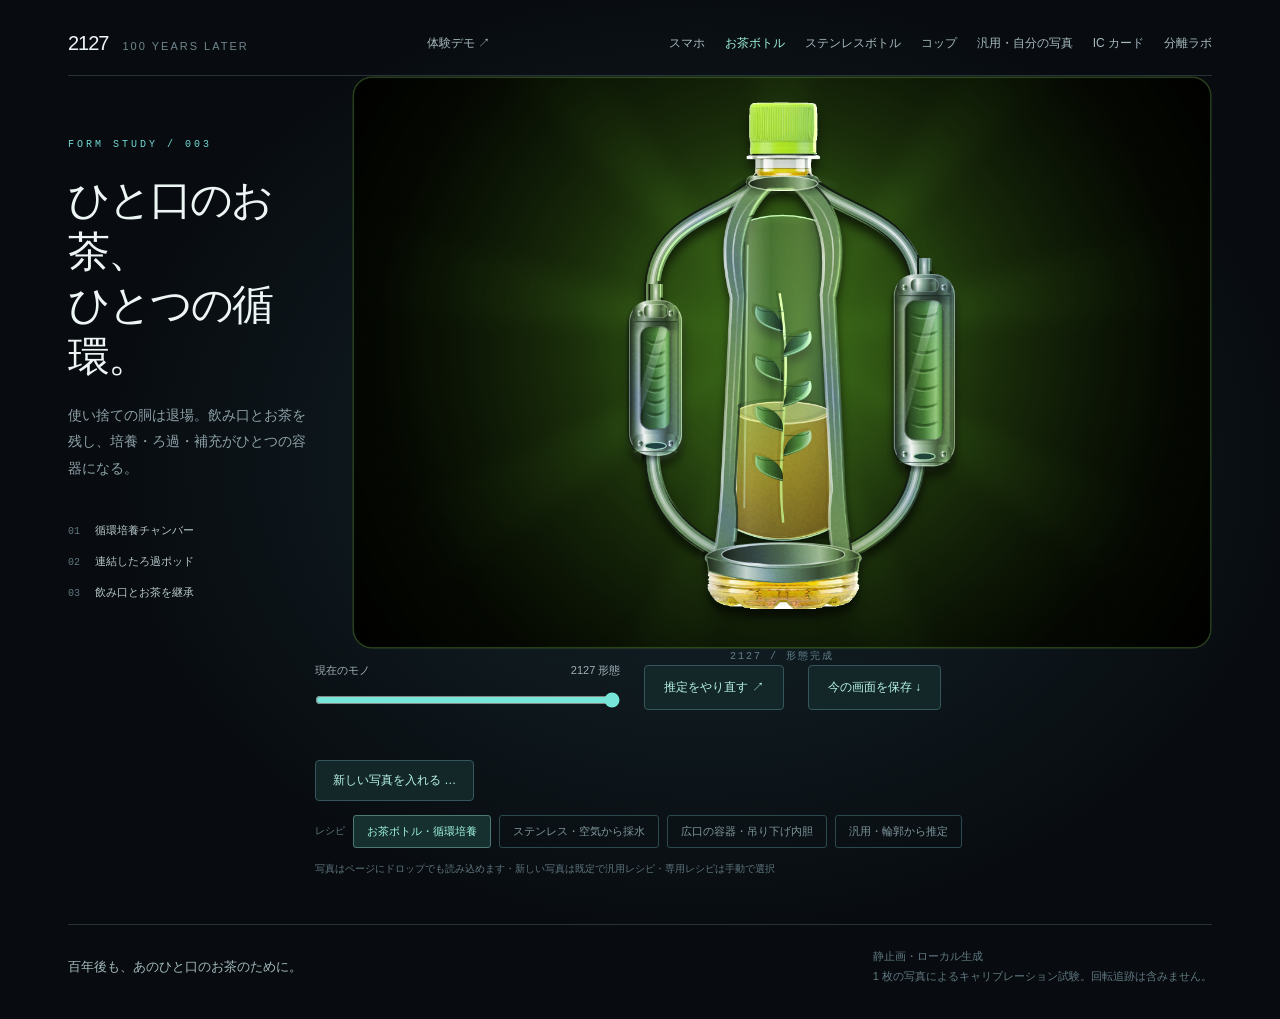
<file: studies.html>
<!doctype html>
<html lang="ja">
<head>
<meta charset="utf-8"><meta name="viewport" content="width=device-width,initial-scale=1">
<title>2127 モノの進化テスト</title>
<style>
:root{color-scheme:dark;font-family:Inter,-apple-system,BlinkMacSystemFont,"Helvetica Neue",sans-serif;color:#edf5f5;background:#080c10}*{box-sizing:border-box}body{margin:0;min-height:100svh;background:radial-gradient(ellipse at 55% 45%,#15262c 0,transparent 60%)}main{max-width:1240px;margin:auto;padding:32px 48px}header,footer,.controls,.labels{display:flex;align-items:center;justify-content:space-between;gap:24px}header{border-bottom:1px solid #263238;padding-bottom:20px}a{color:#a6babf;text-decoration:none;font-size:12px}a:hover{color:#7bf6e4}.mark{font-size:20px;letter-spacing:-1px}.mark span{color:#70858d;font-size:11px;letter-spacing:2px;margin-left:14px}.hero{display:grid;grid-template-columns:260px minmax(0,1fr);align-items:center;gap:24px;min-height:570px}.eyebrow{font:10px ui-monospace,monospace;letter-spacing:3px;color:#6fd9d3}h1{font-size:42px;font-weight:450;line-height:1.25;letter-spacing:-2px;margin:24px 0 18px}.intro{font-size:14px;color:#8da1a8;line-height:1.9;max-width:245px}.specs{margin-top:42px;display:grid;gap:16px;font-size:11px;color:#b9c9cd}.specs span{color:#5f757e;margin-right:15px;font:10px ui-monospace,monospace}figure{margin:0;min-width:0}canvas{display:block;width:100%;height:auto}figcaption{font:10px ui-monospace,monospace;letter-spacing:2px;color:#63808a;text-align:center}.controls{max-width:650px;margin:0 auto 48px}.compare{flex:1}.labels{font-size:11px;color:#9eafb5;gap:10px}input{width:100%;accent-color:#77e5d7;margin:14px 0 0;cursor:ew-resize}button{background:#132729;border:1px solid #36565b;color:#b7f5e8;padding:13px 19px;border-radius:4px;font-size:12px;cursor:pointer;white-space:nowrap}button:hover{background:#1e3b3c}button:disabled{opacity:.45;cursor:wait}:focus-visible{outline:2px solid #a6fff0;outline-offset:5px}footer{border-top:1px solid #263238;padding-top:22px;font-size:11px;color:#617981}footer p{margin:0;line-height:1.8}.kept{color:#a4babe;font-size:13px}.error{color:#ffaaaa}.filebtn{background:#132729;border:1px solid #36565b;color:#b7f5e8;padding:11px 17px;border-radius:4px;font-size:12px;cursor:pointer;white-space:nowrap}.filebtn:hover{background:#1e3b3c}.rbtn{background:transparent;border:1px solid #2c4a4e;color:#7f979d;padding:8px 13px;font-size:11px;border-radius:3px;cursor:pointer}.rbtn[aria-pressed=true]{background:#16302f;border-color:#4d7a76;color:#9ef4de}.hint{font:10px ui-monospace,monospace;color:#5f757e}body.drag{outline:2px dashed #4d7a76;outline-offset:-10px}#checks{white-space:pre-wrap;font:12px/1.8 ui-monospace,monospace;color:#8af0bb} @media(max-width:800px){main{padding:22px}.hero{grid-template-columns:1fr;gap:0;min-height:0}.copy{padding-top:35px}h1{font-size:32px;margin:15px 0}.intro{max-width:none}.specs{display:flex;flex-wrap:wrap;gap:12px;margin-top:20px}.hero figure{margin:10px -20px 30px}.controls{gap:15px;margin-bottom:32px}footer{align-items:flex-start;flex-direction:column;gap:15px}.mark span{display:none}}

[hidden]{display:none!important}
.lab-settings{border:1px solid #36565b;border-radius:6px;padding:16px;display:flex;align-items:center;flex-wrap:wrap;gap:16px;margin:20px 0}.lab-settings label{font-size:13px;color:#b9c9cd}.lab-settings legend,.lab-settings summary{font-size:13px;color:#b9c9cd}.lab-settings summary{cursor:pointer}.lab-settings select{max-width:100%;padding:9px;background:#132729;color:#edf5f5;border:1px solid #36565b;border-radius:4px}.lab-settings label{max-width:100%}.lab-settings input[type=number]{width:70px}.lab-settings input[type=checkbox]{width:auto;margin:0 6px 0 0;vertical-align:middle}.lab-settings .lab-note{margin:0}.checker .lab-grid canvas{background-color:#777;background-image:conic-gradient(#999 25%,transparent 0 50%,#999 0 75%,transparent 0);background-size:20px 20px}
.lab-tools{display:flex;flex-wrap:wrap;align-items:center;gap:12px;margin:24px 0}.lab-tools label{font-size:13px;color:#b9c9cd}.lab-tools select{font:inherit;padding:10px;background:#132729;color:#edf5f5;border:1px solid #36565b;border-radius:4px}.lab-grid{display:grid;grid-template-columns:repeat(3,minmax(0,1fr));gap:16px}.lab-grid figure{border:1px solid #36565b;border-radius:6px;overflow:hidden}.lab-grid canvas{aspect-ratio:4/5;object-fit:contain;background:var(--mask-bg,#777)}.lab-grid figcaption{padding:16px 10px;line-height:1.7;letter-spacing:0;color:#bfd3d5}.lab-note{color:#9eafb5;font-size:14px;line-height:1.8}.lab-file{max-width:100%;font-size:12px}.lab-file input{cursor:pointer;margin:8px 0}.lab-grid small{display:block;color:#849ca4}#lab-status{min-height:2em}#lab-checks{white-space:pre-wrap;overflow-wrap:anywhere}@media(max-width:800px){.lab-grid{grid-template-columns:1fr}.lab-grid canvas{aspect-ratio:4/3}header{flex-wrap:wrap}}
</style>
<link rel="stylesheet" href="calibration.css">
</head>
<body><main>
<header><div class="mark">2127<span>100 YEARS LATER</span></div><a href="demo.html">体験デモ ↗</a><nav aria-label="モノのテスト" style="display:flex;gap:20px;flex-wrap:wrap"><a href="phone.html">スマホ</a><a href="studies.html?object=bottle" id="nav-bottle">お茶ボトル</a><a href="studies.html?object=bottle-b" id="nav-bottle-b">ステンレスボトル</a><a href="studies.html?object=cup" id="nav-cup">コップ</a><a href="studies.html?object=banana" id="nav-banana">汎用・自分の写真</a><a href="studies.html?object=suica" id="nav-suica">IC カード</a><a href="studies.html?lab=1" id="nav-lab">分離ラボ</a></nav></header>
<section class="hero"><div class="copy"><div class="eyebrow">FORM STUDY / <span id="number">003</span></div><h1 id="title"></h1><p class="intro" id="intro"></p><div class="specs" id="specs"></div></div>
<figure><canvas id="view" width="1456" height="970" role="img" aria-label="現在のモノと 2127 形態の比較"></canvas><figcaption id="phase" aria-live="polite">形態推定の準備中</figcaption></figure></section>
<div class="controls"><div class="compare"><div class="labels"><label for="evolution">現在のモノ</label><span>2127 形態</span></div><input id="evolution" aria-label="現在のモノと 2127 形態の比較" type="range" min="0" max="100" value="100" disabled></div><button id="replay" disabled>推定をやり直す ↗</button></div>
<div class="controls" id="loadwrap" hidden style="flex-wrap:wrap;gap:14px">
<label class="filebtn">新しい写真を入れる …<input type="file" id="file" accept="image/jpeg,image/png,image/webp" hidden></label>
<span style="display:flex;align-items:center;gap:8px;flex-wrap:wrap"><span class="hint">レシピ</span><button class="rbtn" data-r="bottle" aria-pressed="false">お茶ボトル・循環培養</button><button class="rbtn" data-r="flask" aria-pressed="false">ステンレス・空気から採水</button><button class="rbtn" data-r="cup" aria-pressed="false">広口の容器・吊り下げ内胆</button><button class="rbtn" data-r="generic" aria-pressed="false">汎用・輪郭から推定</button></span>
<span class="hint" id="loadhint">写真はページにドロップでも読み込めます・新しい写真は既定で汎用レシピ・専用レシピは手動で選択</span></div>
<div class="controls" id="elevwrap" hidden><div class="compare"><div class="labels"><label for="elevation">カメラ：正面</label><span>斜め 45°</span></div><input id="elevation" aria-label="カメラ仰角" type="range" min="0" max="100" value="0"></div><span style="font:10px ui-monospace,monospace;color:#5f757e;white-space:nowrap">プロトタイプ・手続き幾何の再投影</span></div>
<footer><p class="kept" id="kept"></p><p>静止画・ローカル生成<br>1 枚の写真によるキャリブレーション試験。回転追跡は含みません。</p></footer><pre id="checks" hidden></pre>
</main><script src="segmentation.js"></script><script src="calibration.js"></script><script src="stage.js"></script><script>
'use strict';
const SRC={bottle:'assets/bottle-source.webp','bottle-b':'assets/bottle-b-source.jpeg',cup:'assets/segmentation/water.jpg',banana:'assets/segmentation/banana.jpeg',suica:'assets/suica-source.jpg'};
const Q=new URLSearchParams(location.search),kind=!Q.has('lab')&&SRC[Q.get('object')]?Q.get('object'):'bottle',family=kind==='suica'?'suica':'bottle';
const COPY={generic:{number:'000',title:'専用レシピが<br>なくても、次の世代へ。',intro:'このモノ専用のレシピはまだない。だから測れた輪郭だけで推し進める。両端は元のまま残り、中間の外殻は退場し、輪郭に沿って伸びる耐力フレームと細くなった中核に置き換わる。',specs:['輪郭から測った骨格','両端は元のまま','露出した細い中核'],kept:'百年後も、やっていることは同じ。'},cup:{number:'006',title:'ひと口の<br>温度。',intro:'コップの壁は退場。口をつける縁と台座だけが残り、中間は吊り下げの内胆と三本の調温アームになる。飲みものはあなたの手の中にある間だけ温度を保つ。',specs:['吊り下げ式の内胆','三本アームの調温フィン','縁と台座を継承'],kept:'百年後も、ちょうどいい温度で飲みたい。'},flask:{number:'005',title:'水は、<br>空気から。',intro:'保温層は退場。真空層が凝縮フィンとして露出し、ボトル自身が空気から水を集める。あなたは持ち歩くだけ。',specs:['露出した凝縮フィン','底部の吸気と集水','鋼のキャップと輪郭を継承'],kept:'百年後も、いつでもひと口の水がほしい。'},bottle:{number:'003',title:'ひと口のお茶、<br>ひとつの循環。',intro:'使い捨ての胴は退場。飲み口とお茶を残し、培養・ろ過・補充がひとつの容器になる。',specs:['循環培養チャンバー','連結したろ過ポッド','飲み口とお茶を継承'],kept:'百年後も、あのひと口のお茶のために。'},suica:{number:'004',title:'改札を、<br>身につけて。',intro:'カードは手首の通行コアへ。翡翠色のバンドが手首を抱き、見慣れた識別面が次の扉まで一緒に行く。',specs:['開口型のリストバンド','非接触の読み取り端','元のカードの識別面を継承'],kept:'百年後も、まっすぐ家に帰りたい。'}};
function setCopy(type){const copy=COPY[type];
for(const id of ['number','intro','kept'])document.getElementById(id).textContent=copy[id];
document.getElementById('title').innerHTML=copy.title;
document.getElementById('specs').innerHTML=copy.specs.map((s,i)=>`<div><span>0${i+1}</span>${s}</div>`).join('');
}
setCopy(kind==='bottle-b'?'flask':kind==='cup'?'cup':kind==='banana'?'generic':family==='bottle'?'bottle':'suica');
document.getElementById('nav-'+kind).style.color='#9ef4de';document.getElementById('nav-'+kind).setAttribute('aria-current','page');
const canvas=document.getElementById('view'),ctx=canvas.getContext('2d'),slider=document.getElementById('evolution'),replay=document.getElementById('replay'),phase=document.getElementById('phase');
let photo=new Image();const source=document.createElement('canvas'),future=document.createElement('canvas');
source.width=future.width=1456;source.height=future.height=970;
const scratch=document.createElement('canvas');scratch.width=1456;scratch.height=970;
// Keep repeated mask readback and resampling on one raster backend.
source.getContext('2d',{willReadFrequently:true});
// ponytail: source crops, geometry and depth are calibrated for these two photos only.
// This tests a creative grammar; add an evolution-spec renderer only after more categories validate it.
const P=s=>new Path2D(s);
function shape(c,d,fill,stroke,width=1){const p=typeof d==='string'?P(d):d;if(fill){c.fillStyle=fill;c.fill(p);}if(stroke){c.strokeStyle=stroke;c.lineWidth=width;c.stroke(p);}}
function line(c,d,color,width=1,glow=0){c.save();c.shadowBlur=glow;c.shadowColor=color;shape(c,d,null,color,width);c.restore();}
function oval(c,x,y,rx,ry,fill,stroke,width=1){const p=new Path2D();p.ellipse(x,y,rx,ry,0,0,Math.PI*2);shape(c,p,fill,stroke,width);}
function grad(c,x0,y0,x1,y1,stops){const g=c.createLinearGradient(x0,y0,x1,y1);stops.forEach(([p,col])=>g.addColorStop(p,col));return g;}
function tube(c,d,width=8){line(c,d,'#172b2d',width+3);line(c,d,'#97b6a6',width);line(c,d,'#d7ede0',1.1);}
const rr=(x,y,w,h,r)=>{const p=new Path2D();p.roundRect(x,y,w,h,r);return p;};
// --- Material ---------------------------------------------------------------------------------
// A part is shaded across ITS OWN extent. The bottle's two pods (x 235-279 and 459-510) both sat
// past the ends of one canvas-wide 280->450 ramp, so both filled with a single clamped colour.
// Flat fills on curved parts — not the geometry — are what made the assembly read as clip art.
// Lightness track of a side-lit cylinder: dark rim, narrow specular, body, bounce off the far
// wall, dark rim. Stored as fractions so one track serves every material.
const CONVEX=[[0,.14],[.08,.30],[.26,.94],[.45,.60],[.73,.27],[.90,.44],[1,.12]];
// A recess is that same wall seen from inside: the light crosses to the far side and the near lip
// shades the front of it, so the track runs backwards and darker.
const CONCAVE=[[0,.09],[.13,.19],[.5,.33],[.80,.64],[.94,.38],[1,.11]];
// Where the specular actually lands, as alpha. A highlight of constant width running the whole
// length of a part is the strongest "drawn in a vector editor" tell there is.
const SPEC=[[0,0],[.15,0],[.26,.85],[.38,0],[.68,0],[.82,.3],[.92,0],[1,0]];
const gstops=(c,a0,a1,vert,stops)=>grad(c,vert?0:a0,vert?a0:0,vert?0:a1,vert?a1:0,stops);
const axisL=(c,a0,a1,vert,track,h,s,mul=1)=>gstops(c,a0,a1,vert,
 track.map(([p,l])=>[p,`hsl(${h} ${s}% ${Math.min(97,l*100*mul).toFixed(1)}%)`]));
const axisA=(c,a0,a1,vert,track,h,s,l)=>gstops(c,a0,a1,vert,
 track.map(([p,a])=>[p,`hsl(${h} ${s}% ${l}% / ${a})`]));
const metal=(c,a0,a1,h,s,vert=false,mul=1)=>axisL(c,a0,a1,vert,CONVEX,h,s,mul);
const recess=(c,a0,a1,h,s,vert=false,mul=1)=>axisL(c,a0,a1,vert,CONCAVE,h,s,mul);
// Soft dark pool where one part sits on another. Every junction here used to be a butt joint;
// contact shading is the cue that reads "seated into" instead of "laid on top of".
function ao(c,x,y,rx,ry,a=.5){c.save();c.translate(x,y);c.scale(1,ry/rx);
 const g=c.createRadialGradient(0,0,0,0,0,rx);
 g.addColorStop(0,`rgb(5 14 12 / ${a})`);g.addColorStop(.5,`rgb(5 14 12 / ${a*.42})`);g.addColorStop(1,'rgb(5 14 12 / 0)');
 c.fillStyle=g;c.beginPath();c.arc(0,0,rx,0,7);c.fill();c.restore();}
// A machined boss around a pipe entry: contact pool, collar, lip highlight. Two ellipses and a
// band, but it is what turns a pipe pushed through a wall into a pipe bolted onto one.
function boss(c,x,y,w,h,hue,sat){
 ao(c,x,y+h*.3,w*.85,h*.75,.5);
 shape(c,rr(x-w/2,y-h/2,w,h,h*.42),metal(c,x-w/2,x+w/2,hue,sat),`hsl(${hue} ${sat}% 80% / .5)`,.8);
 shape(c,`M${x-w*.32} ${y-h*.15} L${x+w*.32} ${y-h*.15}`,null,axisA(c,x-w/2,x+w/2,false,SPEC,hue,sat,96),1);}
// A pipe: dark casing, body, rounded core, then a specular that fades ALONG the run.
// A curved pipe cannot take a cylindrical gradient — a linear ramp sized to its 20px diameter
// clamps to the end stop as soon as the path bends away, which painted the upper elbows solid
// black. Cross-section shading here has to come from stacked strokes, and only the highlight
// may be positional.
function pipe(c,d,w,hue,sat,bx0,by0,bx1,by1){
 line(c,d,`hsl(${hue} ${sat+8}% 8%)`,w+3.2);
 line(c,d,`hsl(${hue} ${sat}% 42%)`,w);
 line(c,d,`hsl(${hue} ${sat-3}% 62%)`,w*.5);
 shape(c,d,null,grad(c,bx0,by0,bx1,by1,
  [[0,`hsl(${hue} ${sat}% 96% / 0)`],[.2,`hsl(${hue} ${sat}% 96% / .8)`],[.5,`hsl(${hue} ${sat}% 96% / .2)`],
   [.78,`hsl(${hue} ${sat}% 96% / .55)`],[1,`hsl(${hue} ${sat}% 96% / 0)`]]),w*.2);}
// Four bolts on a face. Nothing says "manufactured object" faster, and they cost eight ellipses.
function bolts(c,x0,y0,x1,y1,r,hue,sat){for(const[x,y]of [[x0,y0],[x1,y0],[x0,y1],[x1,y1]]){
 ao(c,x,y+r*.4,r*2,r*1.5,.45);
 oval(c,x,y,r,r,metal(c,x-r,x+r,hue,sat),`hsl(${hue} ${sat}% 84% / .5)`,.6);
 line(c,`M${x-r*.5} ${y-r*.15} L${x+r*.5} ${y-r*.15}`,`hsl(${hue} ${sat+10}% 12% / .8)`,.9);}}
function bottle(){
 const c=future.getContext('2d');c.scale(2,2);
 const H=96,S=15,GH=104,GS=32;  // shell metal, and the cultivation green
 // The same photographed cap/mouth and amber lower reservoir anchor the new vessel's lineage.
 c.save();c.beginPath();c.rect(0,0,728,90);c.clip();c.drawImage(source,0,0,728,485);c.restore();
 c.save();c.beginPath();c.rect(0,397,728,88);c.clip();c.drawImage(source,0,0,728,485);c.restore();
 // Rear plumbing: rooted at the neck manifold and original base, behind the chamber and pods.
 // The highlight fades along each riser's own run.
 pipe(c,'M347 87 C318 118 259 118 254 177 L254 320 Q254 380 323 408',10,H,S,347,87,254,408);
 pipe(c,'M382 87 C415 118 475 118 479 177 L479 320 Q479 380 407 408',10,H,S,382,87,479,408);
 // Both risers are bossed where they leave the surviving neck and where they re-enter the base.
 for(const[x,y,w,h]of [[347,90,26,11],[382,90,26,11],[326,405,24,10],[404,405,24,10]])boss(c,x,y,w,h,H,S);
 // A narrow transparent amber chamber leaves real open gaps where the disposable label used to be.
 const chamber=grad(c,327,0,404,0,[[0,'#365d5940'],[.12,'#d0e3b356'],[.36,'#658e6140'],[.68,'#b8d39838'],[1,'#233e3966']]);
 shape(c,'M329 125 Q364 111 400 125 L405 383 Q365 403 324 383 Z',chamber,'#8fae90',1.2);
 const tea=grad(c,330,287,407,390,[[0,'#b5a947aa'],[.4,'#b48628bd'],[1,'#704e1adc']]);
 shape(c,'M326 285 Q365 305 403 285 L405 382 Q365 401 325 383 Z',tea,'#b2a768',.8);
 oval(c,365,285,39,9,'#c8c776b0','#ddd89d',1);
 // Fresnel: glass goes bright at grazing angles, which is what separates a glass wall from a
 // tinted rectangle. Two narrow bands hugging the silhouette, brightest on the key side.
 shape(c,'M329 125 L324 383',null,axisA(c,120,390,true,[[0,.7],[.45,.25],[1,.5]],GH,18,94),2.4);
 shape(c,'M400 125 L405 383',null,axisA(c,120,390,true,[[0,.45],[.5,.12],[1,.3]],GH,18,90),1.6);
 line(c,'M335 143 L332 366','#c9dfbb70',1.6);
 // Cultivation membranes and a capillary stem are inside the chamber, never outside its skin.
 line(c,'M365 378 C358 315 375 257 362 184','#b1cf73',2);
 for(let i=0;i<7;i++){const y=205+i*21,dir=i%2?1:-1,d=`M365 ${y+12} Q${365+dir*29} ${y+5} ${365+dir*23} ${y-10} Q366 ${y-7} 365 ${y+12}`;
  shape(c,d,recess(c,365,365+dir*29,GH,GS,false,i%2?1.12:.95),null);
  // Each leaf gets a lit upper edge and a shaded underside, so they stack instead of overlapping.
  shape(c,`M365 ${y+11} Q${365+dir*27} ${y+4} ${365+dir*22} ${y-9}`,null,`hsl(${GH} ${GS}% 78% / .55)`,.8);
  shape(c,`M366 ${y-6} Q${365+dir*20} ${y-4} ${365+dir*22} ${y-9}`,null,`hsl(${GH} ${GS+8}% 14% / .5)`,1);}
 // Two non-identical pods are mechanically and hydraulically seated on the rear branches.
 for(const p of [{x:235,y:190,w:44,h:131},{x:459,y:168,w:51,h:162}]){
  const{x,y,w,h}=p,xm=x+w/2,x1=x+w;
  // Stem in the pod's own metal, then the boss that seats it: a pipe that simply stops at a wall
  // is the joint that made the whole assembly read as stacked shapes.
  pipe(c,`M${xm} ${y-14} L${xm} ${y+18}`,9,H,S,xm,y-14,xm,y+18);
  const pod=rr(x,y,w,h,18);
  c.save();c.shadowColor='#0008';c.shadowBlur=9;c.shadowOffsetY=6;
  shape(c,pod,metal(c,x,x1,H,S),`hsl(${H} ${S}% 80% / .55)`,.9);c.restore();
  // Moulded end caps. A rounded rectangle has no ends; a manufactured housing does, and the two
  // seams are where the eye reads wall thickness.
  for(const[yy,hh]of [[y+3,15],[y+h-18,15]]){
   shape(c,rr(x+2.5,yy,w-5,hh,7),metal(c,x+2.5,x1-2.5,H,S,false,1.1),null);
   shape(c,`M${x+4} ${yy+hh} L${x1-4} ${yy+hh}`,null,`hsl(${H} ${S+6}% 13% / .55)`,1.1);}
  boss(c,xm,y+9,w*.46,11,H,S);
  bolts(c,x+9,y+11,x1-9,y+h-10,2.6,H,S);
  // The cultivation window: a recess, so its shading runs opposite to the housing around it.
  const win=rr(x+9,y+22,w-18,h-44,9);
  ao(c,xm,y+22,w*.55,9,.5);
  shape(c,win,recess(c,x+9,x1-9,GH,GS),`hsl(${H} ${S}% 12% / .7)`,1.2);
  for(let j=0;j<7;j++){const yy=y+32+j*(h-70)/6;
   shape(c,`M${x+13} ${yy} Q${xm} ${yy+7} ${x1-13} ${yy}`,null,axisA(c,x+13,x1-13,false,[[0,0],[.2,.55],[.5,.75],[.8,.55],[1,0]],GH,GS+10,17),2);
   shape(c,`M${x+13} ${yy+2.2} Q${xm} ${yy+9.2} ${x1-13} ${yy+2.2}`,null,axisA(c,x+13,x1-13,false,[[0,0],[.3,.4],[.6,.25],[1,0]],GH,GS,72),.9);}
  // Cover glass over the window: one raking streak, clipped so it cannot leave the pane.
  c.save();c.clip(win);
  shape(c,`M${x+4} ${y+h-30} L${x+w*.75} ${y+10}`,null,axisA(c,y+22,y+h-22,true,[[0,.34],[.55,.10],[1,.22]],GH,12,96),7);
  c.restore();
  shape(c,win,null,`hsl(${GH} ${GS}% 88% / .35)`,.7);
  ao(c,xm,y+18,w*.6,10,.45);
  oval(c,xm,y+h-8,9,3,'#223e35','#a9cda4',1);
 }
 // Foreground cage ribs load into the original neck/base collars; open sides remain unfilled.
 for(const side of [-1,1]){
  const x=365+side*44;
  const outer=`M${365+side*20} 88 Q${365+side*62} 116 ${x} 188 L${x+side*8} 351 Q${x+side*10} 383 ${365+side*59} 409`;
  const inner=`M${365+side*9} 95 Q${365+side*42} 125 ${x-side*12} 185 L${x-side*3} 350 Q${x-side*8} 380 ${365+side*44} 414`;
  // A curved band cannot take a cross-section gradient either — same clamp that blackened the
  // risers. It is shaded at its two edges instead: bright on the key side, dark on the other,
  // flat mid tone between them. That is how a band reads as turning, and it costs two strokes.
  shape(c,outer+` L${365+side*44} 414 Q${x-side*8} 380 ${x-side*3} 350 L${x-side*12} 185 Q${365+side*42} 125 ${365+side*9} 95 Z`,`hsl(${H} ${S}% 43%)`,null);
  const key=side<0?outer:inner,off=side<0?inner:outer;
  shape(c,off,null,`hsl(${H} ${S+8}% 12% / .85)`,1.8);
  shape(c,key,null,axisA(c,90,412,true,[[0,.25],[.2,.9],[.5,.5],[.78,.8],[1,.3]],H,S,88),2.4);
  // A second, tighter gleam inboard of the key edge: the band has thickness, so its lit face has
  // a highlight of its own that is not the edge itself.
  shape(c,`M${365+side*17} 99 Q${365+side*53} 120 ${x-side*6} 187 L${x+side*2} 347`,null,
   axisA(c,95,350,true,[[0,0],[.18,.7],[.45,.15],[.72,.42],[1,0]],H,S+8,96),1.3);
  ao(c,365+side*22,93,26,9,.55);ao(c,365+side*50,408,26,9,.5);
 }
 // Base collar: seat, band, throat. The old flat ring gave the ribs nothing to land on.
 ao(c,365,404,74,15,.5);
 oval(c,365,408,66,13,metal(c,299,431,H,S),`hsl(${H} ${S}% 74% / .6)`,1);
 shape(c,'M300 407 Q365 427 430 407 L428 419 Q364 438 302 419 Z',metal(c,300,430,H,S,false,.85),`hsl(${H} ${S}% 40%)`,1);
 oval(c,365,405,52,9,recess(c,313,417,H,S),`hsl(${H} ${S}% 86% / .7)`,1);
 shape(c,'M319 409 Q365 420 411 409',null,axisA(c,319,411,false,SPEC,H,S+10,96),1.8);
 oval(c,365,91,29,6,recess(c,336,394,H,S),`hsl(${H} ${S}% 84% / .8)`,1);
}
function cuff(){
 const c=future.getContext('2d');c.scale(2,2);
 const cx=358,cy=229,rx=222,ry=115,a=.60,b=5.68;
 function band(y,outerX=rx,outerY=ry,innerX=rx-43,innerY=ry-35){const p=new Path2D();p.ellipse(cx,y,outerX,outerY,0,a,b);p.ellipse(cx,y,innerX,innerY,0,b,a,true);p.closePath();return p;}
 const pearl=grad(c,140,100,540,350,[[0,'#8ca89e'],[.3,'#e2eada'],[.6,'#a7beb2'],[1,'#416963']]);
 const jade=grad(c,140,230,560,350,[[0,'#2d6859'],[.35,'#b9dbc5b0'],[.65,'#5baf8dc7'],[1,'#285952']]);
 // Curved solid cuff, open at the right. The empty center is actual alpha, not a painted dark oval.
 shape(c,band(cy+27),'#203f3e','#4e7367',1);
 const wall=new Path2D();wall.ellipse(cx,cy,rx,ry,0,a,b);wall.lineTo(cx+Math.cos(b)*rx,cy+27+Math.sin(b)*ry);wall.ellipse(cx,cy+27,rx,ry,0,b,a,true);wall.closePath();
 shape(c,wall,grad(c,150,190,550,330,[[0,'#496f62'],[.45,'#b6cec0'],[1,'#214740']]),'#739585',1);
 shape(c,band(cy),pearl,'#d5e7db',1);
 const inner=new Path2D();inner.ellipse(cx,cy,rx-43,ry-35,0,a,b);inner.lineTo(cx+Math.cos(b)*(rx-43),cy+27+Math.sin(b)*(ry-35));inner.ellipse(cx,cy+27,rx-43,ry-35,0,b,a,true);inner.closePath();
 shape(c,inner,'#294a46','#6d9586',.8);
 // A jade translucent secondary band is nested in and fastened to the same ceramic structure.
 shape(c,band(cy+8,rx+5,ry+4,rx-10,ry-8),jade,'#a8dcc0',.8);
 const seam=new Path2D();seam.ellipse(cx,cy+9,rx-4,ry-3,0,.69,5.59);line(c,seam,'#9ce2bd',1.3,3);
 for(const t of [.95,1.3,1.65,2.2,2.75,3.4,4.05,4.65,5.2]){const x=cx+Math.cos(t)*(rx-20),y=cy+Math.sin(t)*(ry-18);c.save();c.translate(x,y);c.rotate(Math.atan2((ry-18)*Math.cos(t),-(rx-20)*Math.sin(t)));shape(c,'M-8 -3 L8 -3 L8 3 L-8 3Z','#315951','#91b99e',.7);c.restore();}
 // Right terminal rests on the cuff cut-end; its nested antenna is housed in a compact ceramic block.
 const ex=cx+Math.cos(a)*rx,ey=cy+Math.sin(a)*ry;
 shape(c,`M${ex-20} ${ey-12} L${ex+22} ${ey-14} L${ex+29} ${ey+13} L${ex-11} ${ey+24}Z`,'#162f35','#607f79',1);
 shape(c,`M${ex-22} ${ey-20} L${ex+20} ${ey-22} L${ex+27} ${ey+5} L${ex-13} ${ey+16}Z`,pearl,'#d3e9d6',1);
 for(let i=0;i<3;i++){const r=7+i*4;line(c,`M${ex-r} ${ey+3} Q${ex-r-2} ${ey-r} ${ex+9} ${ey-r}`,'#335c51',1.6);}
 oval(c,ex+14,ey-12,2.4,2,'#a4efb4','#477e5a',.6);
 // The credential face is a small physical part of the front band: actual penguin + green card crop.
 c.save();c.translate(312,300);c.transform(1,.13,-.20,.82,0,0);
 shape(c,'M-74 -19 L62 -19 L80 -1 L80 106 L61 121 L-76 121 L-87 103 L-87 -3Z','#24483f','#6a9080',1);
 const plate=P('M-74 -29 L62 -29 L80 -11 L80 96 L61 111 L-76 111 L-87 93 L-87 -13Z');
 shape(c,plate,pearl,'#d1e3c9',1);c.save();c.clip(plate);
 // This cropped source face is preserved, not transcribed into page text.
 c.drawImage(photo,665,449,425,310,-79,-21,151,123);
 c.restore();line(c,'M-76 96 L-64 104 L59 104 L71 94','#99daa7',1.2,2);
 shape(c,'M-83 -4 L-68 -4 L-68 83 L-83 83Z','#3c7956','#94bc87',.6);
 for(let i=0;i<5;i++)line(c,`M-80 ${i*14+8} L-73 ${i*14+8}`,'#b7d89a',1.2);
 c.restore();
}
let anchors=null,place=null,autoRecipe=false,recipe=kind==='bottle-b'?'flask':kind==='cup'?'cup':kind==='banana'?'generic':'bottle';
function syncRecipe(){setCopy(recipe);
 for(const b of document.querySelectorAll('#loadwrap .rbtn'))b.setAttribute('aria-pressed',String(b.dataset.r===recipe));}
const E0=Math.asin(.085),E1=45*Math.PI/180;
// Redraw the future canvas from scratch. build() ran once and each renderer calls scale(2,2),
// so the transform must be reset here or repeated elevation redraws would compound it (gotcha #9).
function renderFuture(elev=E0){
 const c=future.getContext('2d');
 c.setTransform(1,0,0,1,0,0);c.clearRect(0,0,1456,970);
 if(family!=='bottle')cuff();else if(recipe==='generic')generic();else if(recipe==='cup')cup();else if(recipe==='flask')flask(elev);else bottle();
 // Staging is object-agnostic on purpose: every recipe is lit by the same lamp, so the pages read
 // as one series instead of five separate illustrations.
 stageBuild(future,place?place.accent:accentOf(source));
}
// Photo B is a vacuum steel flask: it has already solved the disposable bottle's problem, so it
// gets its own evolution rather than the tea recipe. Its defining property is holding a state
// against the environment; pushed a century on, it stops being filled and starts harvesting.
function flask(elev){
 const c=future.getContext('2d');c.scale(2,2);const cx=365;
 const H=203,S=13;  // stainless: almost no hue, all of the character is in the value track
 const glass=grad(c,466,0,510,0,[[0,'#22383f60'],[.35,'#bfe4ee55'],[1,'#1b2d3670']]);
 const water=grad(c,0,286,0,392,[[0,'#8fdcecb0'],[1,'#2d6d84d0']]);
 const stube=(d,w,x0,y0,x1,y1)=>pipe(c,d,w,H,S,x0,y0,x1,y1);
 // Elevation reprojection. A horizontal ring of radius r projects to semi-minor r*sin(elev), and
 // vertical extent foreshortens by cos(elev). This artwork was authored at e0 = asin(.085) ~= 4.9deg,
 // so squashing vertically by k and growing every authored ring radius by g keeps elev === e0
 // pixel-identical to the drawing that was reviewed and accepted.
 // Approximation for effect, on the procedural parts only. NOT a reconstruction: the photographed
 // cap and foot are a level-camera view and merely squash with everything else. Never call it 3D.
 // Each horizontal ring was authored at its own elevation (the fins at asin(.085), the collars
 // nearer asin(.207)), so a single global growth factor over-rotates the ones already open.
 // Recover each element's own authored angle and turn them all by the same delta instead:
 // at delta 0 every ellipse returns exactly its authored ry.
 const e0=Math.asin(.085),dE=elev-e0,k=Math.cos(elev)/Math.cos(e0);
 const RY=(rx,ry0)=>rx*Math.sin(Math.min(Math.PI/2,Math.asin(Math.min(1,ry0/rx))+dE));
 c.translate(0,450);c.scale(1,k);c.translate(0,-450);
 // The photographed steel cap and foot stay; the smooth shell between them is what goes.
 c.save();c.beginPath();c.rect(0,0,728,96);c.clip();c.drawImage(source,0,0,728,485);c.restore();
 c.save();c.beginPath();c.rect(0,404,728,81);c.clip();c.drawImage(source,0,0,728,485);c.restore();
 // Rear riser lifts harvested water from the base trough to the neck. Both ends are seated on
 // the surviving vessel with a visible collar, so it reads as plumbing, not a floating ornament.
 stube('M347 126 L324 130 Q286 156 282 204 L282 330 Q284 374 332 397',9,347,126,282,397);
 boss(c,340,127,22,10,H,S);boss(c,335,398,22,10,H,S);
 oval(c,349,126,7,RY(7,5),'#26333b','#cfe3ea',1.1);
 const fins=[];for(let i=0;i<9;i++)fins.push([180+i*24,58+Math.sin(i/8*Math.PI)*38]);
 // Open rings spaced wider than they are thick, so air (and the background) passes between them.
 // No drop shadow here: its alpha would fill the very gaps that make the negative space real.
 // Each fin is shaded across ITS OWN diameter and drawn as a plate with an underside, a top face
 // and machined radial grooves. Nine identical annuli sharing one canvas-wide ramp is exactly the
 // "drawn with the circle tool" read: flat rings, no thickness, no contact with what they wrap.
 const ring=(y,r,inset)=>{const p=new Path2D();
  p.ellipse(cx,y,r,RY(r,r*.085),0,0,Math.PI*2);
  p.ellipse(cx,y,inset,RY(inset,inset*.085),0,Math.PI*2,0,true);return p;};
 for(const[y,r]of fins){
  // Underside first, offset by the plate's own thickness. This one 2px offset is what turns a
  // flat annulus into something that has a top and a bottom.
  shape(c,ring(y+2.4,r,34),`hsl(${H} ${S+4}% 15%)`,null);
  shape(c,ring(y,r,34),metal(c,cx-r,cx+r,H,S,false,1.28),`hsl(${H} ${S}% 84% / .5)`,.7);
  // These plates face upward, so on top of the left-right specular they take a little sky.
  shape(c,ring(y,r,34),axisA(c,y-RY(r,r*.085),y+RY(r,r*.085),true,[[0,.5],[.45,.18],[1,0]],H,S,92),null);
  // Machined grooves radiating out from the boss. Only on the front half, where a nearly
  // edge-on disc actually shows its face.
  const ry=RY(r,r*.085),iy=RY(34,34*.085);
  for(let a=0;a<12;a++){const t=Math.PI*(.08+a*.84/11);
   shape(c,`M${cx+Math.cos(t)*34} ${y+Math.sin(t)*iy} L${cx+Math.cos(t)*r} ${y+Math.sin(t)*ry}`,
    null,`hsl(${H} ${S+4}% 20% / .35)`,.7);}
  // Contact shading against the core it is threaded onto.
  shape(c,ring(y,38,34),`hsl(${H} ${S+4}% 13% / .55)`,null);}
 // The surviving inner vessel, now visible, with the water it has pulled out of the air.
 shape(c,'M345 98 Q365 92 385 98 L387 390 Q365 402 343 390 Z',grad(c,343,0,387,0,[[0,'#26343c'],[.22,'#a6cbd680'],[.55,'#5c7c8a70'],[1,'#1d2a33']]),'#a4c2cc',1.2);
 shape(c,'M344 286 Q365 296 386 286 L387 384 Q365 396 343 384 Z',water,'#93e0ef',.8);
 oval(c,365,286,21,RY(21,5),'#a9e9f5c0','#d2f4fb',1);
 // Front arc of each fin redrawn over the core so the rings read as wrapping around it.
 for(const[y,r]of fins){const a=new Path2D();a.ellipse(cx,y,r,RY(r,r*.085),0,.15,Math.PI-.15);line(c,a,'#cfe3ea',1.3);
  const b=new Path2D();b.ellipse(cx,y,34,RY(34,34*.085),0,.2,Math.PI-.2);line(c,b,'#7d99a5',1);}
 // Collection column, bracketed onto the fin stack where the water is visible without opening it.
 stube('M428 214 L472 210',7,428,214,472,210);stube('M428 332 L472 336',7,428,332,472,336);
 boss(c,470,211,14,9,H,S);boss(c,470,335,14,9,H,S);
 shape(c,'M470 198 Q490 192 510 198 L510 344 Q490 352 470 344 Z',glass,'#a7cbd6',1.1);
 shape(c,'M471 300 Q490 308 509 300 L510 343 Q490 351 470 343 Z',water,'#93e0ef',.8);
 oval(c,490,300,19,RY(19,5),'#a9e9f5c0','#d2f4fb',1);
 oval(c,490,197,20,RY(20,6),'#243b43','#bcd6df',1);
 for(let i=0;i<4;i++)line(c,`M474 ${222+i*18} L482 ${222+i*18}`,'#9dc4d0',1.2);
 // Intake: air is drawn in at the base ring, condenses on the fins, drains to the trough.
 ao(c,365,393,72,16,.5);
 oval(c,365,392,58,RY(58,12),metal(c,307,423,H,S,false,.6),'#93aab6',1);
 for(let i=-2;i<=2;i++)shape(c,`M${365+i*19} 385 L${365+i*19} 399`,null,metal(c,307,423,H,S),1.6);
 oval(c,365,386,58,RY(58,11),recess(c,307,423,H,S),`hsl(${H} ${S}% 86% / .7)`,1);
 shape(c,'M311 388 Q365 399 419 388',null,axisA(c,311,419,false,SPEC,H,S+8,96),1.8);
 oval(c,365,95,29,RY(29,6),recess(c,336,394,H,S),`hsl(${H} ${S}% 84% / .8)`,1);
}
// A cup is not a bottle pushed sideways: it is open at the top and meant to be drunk from
// directly, so its century is about the drink's temperature, not about storing or harvesting.
// The straight wall goes; the rim you put your mouth on and the foot it stands on remain.
// Unlike bottle()/flask(), every x here is derived from the mask's own measured half-width,
// because this class spans 0.6-1.15 width/height instead of one fixture's proportions.
function cup(){
 const c=future.getContext('2d');c.scale(2,2);
 const k=428.2/(anchors.base-anchors.top),hw=anchors.width*k/2,cx=364.8,TOP=22.3,BOT=450.5;
 const clay=grad(c,cx-hw,0,cx+hw,0,[[0,'#4b3a33'],[.24,'#f4e7d6'],[.56,'#cfae8e'],[1,'#3d302b']]);
 const shell=grad(c,cx-hw*.42,0,cx+hw*.42,0,[[0,'#2f2a2a'],[.22,'#f0e6dbb0'],[.55,'#a2938aa0'],[1,'#282224']]);
 const amber=grad(c,0,TOP+150,0,BOT-70,[[0,'#f2c983c0'],[.45,'#d4903dd0'],[1,'#7f4a1ae0']]);
 const arm=(d,w=8)=>{line(c,d,'#2a1f1a',w+3);line(c,d,'#cba887',w);line(c,d,'#f8ead8',1.1);};
 const yb=TOP+44,yf=BOT-46,cb=yf-38;
 // The photographed drinking rim and foot stay; the wall and its contents between them go.
 c.save();c.beginPath();c.rect(0,0,728,yb);c.clip();c.drawImage(source,0,0,728,485);c.restore();
 c.save();c.beginPath();c.rect(0,yf,728,485-yf);c.clip();c.drawImage(source,0,0,728,485);c.restore();
 // Back hanger first: it passes behind the suspended core, so the core reads as hung inside.
 arm(`M${cx} ${yb-4} L${cx} ${cb-24}`,6);
 // Mid brace ties the three arms together; the core hangs through it.
 oval(c,cx,TOP+232,hw*1.02,hw*.12,null,'#c9a988',2.2);
 // Suspended inner vessel, tapered and closed at the foot, hung from the rim collar.
 const core=`M${cx-hw*.40} ${yb+18} Q${cx} ${yb+4} ${cx+hw*.40} ${yb+18} L${cx+hw*.28} ${cb-22} Q${cx} ${cb+10} ${cx-hw*.28} ${cb-22} Z`;
 shape(c,core,shell,'#e6d2ba',1.2);
 const lvl=yb+18+(cb-yb-18)*.5;
 shape(c,`M${cx-hw*.345} ${lvl} Q${cx} ${lvl+12} ${cx+hw*.345} ${lvl} L${cx+hw*.28} ${cb-22} Q${cx} ${cb+10} ${cx-hw*.28} ${cb-22} Z`,amber,'#f4c883',.9);
 oval(c,cx,lvl,hw*.345,hw*.055,'#f9d69ab0','#ffeecb',1);
 line(c,`M${cx-hw*.31} ${yb+30} L${cx-hw*.24} ${cb-30}`,'#fff3e090',1.6);
 // Three arms carry and temper the core: they bow outside the old wall, then plant on a stance
 // wider than the cup ever had. Slit lamellae run up each blade, not stacked rings (that is flask()).
 for(const side of [-1,1]){
  const x1=cx+side*hw*.93,x2=cx+side*hw*1.05,x3=cx+side*hw*1.07;
  shape(c,`M${x1} ${yb-2} Q${x2+side*8} ${TOP+190} ${x2} ${yf-12} L${x3} ${BOT-8} L${x3-side*20} ${BOT-8} L${x2-side*19} ${yf-14} Q${x2-side*25} ${TOP+193} ${x1-side*13} ${yb} Z`,clay,'#f3e3d1',.9);
  line(c,`M${x1-side*5} ${yb+8} Q${x2-side*12} ${TOP+193} ${x2-side*9} ${yf-18}`,'#ffd6a2',1.4,3);
  for(let i=0;i<9;i++){const t=(i+.5)/9,y=yb+16+(yf-34-yb)*t,px=x1+(x2-x1)*Math.sin(t*Math.PI*.9);
   line(c,`M${px-side*4} ${y+1} L${px-side*14} ${y+6}`,'#6d4f3f',2.4);line(c,`M${px-side*4} ${y} L${px-side*14} ${y+5}`,'#f0d9bd',.7);}
  // Strut back onto the photographed foot, so the stance is seated on the object, not beside it.
  arm(`M${x3-side*10} ${BOT-16} L${cx+side*hw*.46} ${yf+4}`,6);
  oval(c,x3-side*10,BOT-8,15,4.5,'#3d2b23','#dbbb9d',1);
 }
 // Collars close the joints at both surviving ends.
 shape(c,`M${cx-hw*.96} ${yb-8} Q${cx} ${yb+9} ${cx+hw*.96} ${yb-8} L${cx+hw*.92} ${yb+7} Q${cx} ${yb+24} ${cx-hw*.92} ${yb+7} Z`,clay,'#f6e6d4',1);
 line(c,`M${cx-hw*.78} ${yb+7} Q${cx} ${yb+20} ${cx+hw*.78} ${yb+7}`,'#ffdcae',1.5,3);
 // The core is hung from the rim and footed on the surviving base: supported at both ends.
 arm(`M${cx} ${cb+4} L${cx} ${yf-1}`,5);
 oval(c,cx,yf+1,hw*.42,hw*.055,null,'#e6cbaf',1.4);
 oval(c,cx,yf-1,hw*.13,hw*.03,'#5b4238','#e0c3a6',1);
}
// One reason per failed condition. A single 「不支援」 line cannot tell the operator whether to
// re-shoot, crop, or fix the mask in the lab, and every rejection here has a different remedy.
// The shape tests alone are geometric and cannot tell a good mask from none at all: a cluttered
// background survives segmentation whole and can still land inside them. Area alone is no better —
// it conflates "background not removed" with "object simply framed tight", which would reject a
// correctly segmented photo. Reaching both side borders is the signal that the frame, not an
// object, is what survived; the loose area bound catches a mask that hugs one edge only.
// No authored artwork exists for an object outside the known classes, so its evolution is driven
// by the only thing actually measured: its own silhouette. Both ends of the long axis stay
// photographed, the shell between them goes, and what replaces it is a shrunken core inside an
// exo-frame that traces and overshoots the original outline. This is the deliberate house form for
// "not one of the authored classes" — it is not a claim that the object was recognised.
function generic(){
 const c=future.getContext('2d');c.scale(2,2);
 const{k,dx,dy}=place,long=(place.base-place.top)>=place.hw*2?'y':'x';
 const A=place.accent,glowC=`hsl(${A.h.toFixed(1)} ${(A.s*100).toFixed(0)}% 74%)`,
  rimC=`hsl(${A.h.toFixed(1)} ${(A.s*70).toFixed(0)}% 84%)`;
 // Deterministic variation from the measured silhouette — never a random number, because build()
 // re-runs on every recipe switch and the same photo must land on the same future each time.
 const seed=(Math.round(anchors.kept*9973)+anchors.width*31+(anchors.base-anchors.top)*17)>>>0;
 const vary=(i,lo,hi)=>lo+((seed>>(i*3))%97)/96*(hi-lo);
 const raw=maskProfile(anchors.canvas,long);if(raw.length<8)return;
 const pr=raw.map(p=>long==='y'?{a:p.a*k+dy,lo:p.lo*k+dx,hi:p.hi*k+dx}:{a:p.a*k+dx,lo:p.lo*k+dy,hi:p.hi*k+dy});
 const A0=pr[0].a,A1=pr[pr.length-1].a,band=Math.max(20,(A1-A0)*.15),span=A1-A0;
 const XY=(a,b)=>long==='y'?[b,a]:[a,b];
 const shrink=vary(1,.42,.6);place.shrink=shrink;
 const mid=p=>(p.lo+p.hi)/2,half=p=>Math.max(3,(p.hi-p.lo)/2*shrink);
 // Every painted surface borrows the photo's own hue at low saturation, so the new members read as
 // metal standing in the same light as the object instead of a cool grey collage pasted over it.
 // The frame is metal, not paint: it only *reflects* the object, so it takes the same hue rolled
 // 24 deg and desaturated hard, then spends its contrast on value instead. Matching the object's
 // colour outright (tried first) collapsed frame and core into one flat mud.
 const M=(l,f=.5,a='')=>`hsl(${(A.h+24).toFixed(1)} ${(A.s*f*22).toFixed(0)}% ${l}%${a})`;
 const pearl=grad(c,150,90,590,410,[[0,M(13)],[.26,M(97,.35)],[.58,M(49)],[1,M(10)]]);
 const skin=grad(c,150,90,590,410,[[0,M(9)],[.3,M(66,.4)],[.7,M(28)],[1,M(7)]]);
 const strut=(d,w=7)=>{line(c,d,M(7),w+3);line(c,d,M(55),w);line(c,d,M(95,.3),1.1);};
 const poly=(pts)=>{const p=new Path2D();pts.forEach(([x,y],i)=>i?p.lineTo(x,y):p.moveTo(x,y));p.closePath();return p;};
 // Exo-frame: two ribbons following the measured outline, standing just outside where the old
 // shell used to be. They run the full length, so the surviving ends hold them at both extremes.
 const off=Math.min(14,Math.max(5,span*vary(6,.018,.028)));
 // The ribbon's standoff fairs to zero at both ends, so it closes to a point on the surviving
 // body instead of stopping mid-air on a blunt cut — and it reads as grown out of the old ends.
 const N=pr.length,taper=i=>{const u=Math.min(1,Math.max(0,Math.min(i,N-1-i)/((N-1)*.16)));return u*u*(3-2*u);};
 for(const sgn of [-1,1]){
  const outer=pr.map((p,i)=>XY(p.a,(sgn<0?p.lo:p.hi)+sgn*off*2.4*taper(i)));
  const inner=pr.map((p,i)=>XY(p.a,(sgn<0?p.lo:p.hi)+sgn*off*.4*taper(i))).reverse();
  shape(c,poly(outer.concat(inner)),pearl,M(88,.35),.8);
  const glow=new Path2D();pr.forEach((p,i)=>{const[x,y]=XY(p.a,(sgn<0?p.lo:p.hi)+sgn*off*1.5*taper(i));i?glow.lineTo(x,y):glow.moveTo(x,y);});
  line(c,glow,glowC,1.2,3);
 }
 // Hoisted above the cross members: they have to land on the *tapered* core edge, not on the
 // untapered half-width, or the outermost struts end in mid-air short of the spindle.
 const inner=pr.filter(p=>p.a>=A0+band*.55&&p.a<=A1-band*.55),IN=inner.length,i0=IN?pr.indexOf(inner[0]):0;
 const ct=i=>{if(IN<3)return 1;const u=Math.min(1,Math.max(0,Math.min(i,IN-1-i)/((IN-1)*.2)));return .28+.72*u*u*(3-2*u);};
 const hw=(p,i)=>half(p)*ct(i-i0);
 // Cross members tie the frame to the core, so nothing in the new structure floats free.
 for(let i=3;i<pr.length-3;i+=Math.round(vary(0,4,8))){const p=pr[i];
  for(const sgn of [-1,1]){const e=sgn<0?p.lo:p.hi,m=mid(p)+sgn*hw(p,i);
   strut(`M${XY(p.a,e+sgn*off*1.2*taper(i)).join(' ')} L${XY(p.a,m).join(' ')}`,5);}}
 // Two unequal modules seated on the frame at measured stations.
 for(const[t,sgn,f]of [[vary(2,.24,.4),-1,vary(4,.8,1.05)],[vary(3,.58,.74),1,vary(5,1.05,1.4)]]){
  const p=pr[Math.round(t*(pr.length-1))],e=sgn<0?p.lo:p.hi,r=Math.min(26,Math.max(9,span*.038))*f;
  const[x,y]=XY(p.a,e+sgn*(off*2.4+r*.85));
  strut(`M${XY(p.a,e+sgn*8).join(' ')} L${x} ${y}`,6);
  const pod=new Path2D();pod.roundRect(x-r,y-r*.78,r*2,r*1.56,r*.45);
  // A short contact shadow: without it the pod hovers as a decal instead of being mounted.
  c.save();c.shadowColor='#0009';c.shadowBlur=7;c.shadowOffsetY=4;shape(c,pod,pearl,M(85,.35),.9);c.restore();
  const ins=new Path2D();ins.roundRect(x-r*.66,y-r*.46,r*1.32,r*.92,r*.28);shape(c,ins,skin,M(90,.4),.7);
  for(let j=0;j<3;j++)line(c,`M${x-r*.5} ${y-r*.22+j*r*.22} L${x+r*.5} ${y-r*.22+j*r*.22}`,M(24,.5),1.4);}
 // The core: the same object, kept but reduced to half its cross-section. Its surface is the
 // photograph itself, so the lineage stays visible instead of being replaced by invented material.
 // Spindle, not slab: the core's section eases in from both ends (ct above). A constant
 // half-width left a flat bar with two guillotine edges, the dullest mass in the frame.
 if(IN>2){
  const core=poly(inner.map((p,i)=>XY(p.a,mid(p)-half(p)*ct(i))).concat(inner.map((p,i)=>XY(p.a,mid(p)+half(p)*ct(i))).reverse()));
  // The wash sinks the core behind the new members. Keep it in the object's own hue and light:
  // a fixed teal at a6 turned every warm object to mud, which is what made this look cheap.
  c.save();c.clip(core);c.drawImage(source,0,0,728,485);c.fillStyle=`hsl(${A.h.toFixed(1)} ${(A.s*45).toFixed(0)}% 14% / .72)`;c.fillRect(0,0,728,485);
  // Same light axis as pearl, so the core turns under the same lamp as the frame around it.
  c.fillStyle=grad(c,150,90,590,410,[[0,'#0000'],[.3,M(97,.3,' / .17')],[.62,'#0000'],[1,'#00000055']]);c.fillRect(0,0,728,485);c.restore();
  shape(c,core,null,rimC,1.3);
  for(let i=2;i<inner.length-2;i+=Math.round(vary(7,2,4))){const p=inner[i];
   line(c,`M${XY(p.a,mid(p)-half(p)*ct(i)*.86).join(' ')} L${XY(p.a,mid(p)+half(p)*ct(i)*.86).join(' ')}`,M(70,.4,' / .45'),1.4);}
  const spine=new Path2D();inner.forEach((p,i)=>{const[x,y]=XY(p.a,mid(p));i?spine.lineTo(x,y):spine.moveTo(x,y);});
  line(c,spine,glowC,1.6,4);}
 // The two surviving ends, drawn last so every new member reads as seated into them.
 // Feathered on the inner edge only. A straight clip left a guillotine cut across the object, which
 // read as a paste-up; the fade makes old body dissolve into new frame. Composited off-screen
 // because destination-out applied on `c` would punch the same hole through the frame underneath.
 const keep=(a0,a1,dir)=>{const s=scratch.getContext('2d');
  s.setTransform(2,0,0,2,0,0);s.clearRect(0,0,728,485);
  s.save();s.beginPath();long==='y'?s.rect(0,a0,728,a1-a0):s.rect(a0,0,a1-a0,485);
  s.clip();s.drawImage(source,0,0,728,485);
  s.globalCompositeOperation='destination-out';
  const e=dir>0?a1:a0,f=e-dir*Math.min(26,band*.55);
  const g=s.createLinearGradient(...XY(f,0),...XY(e,0));g.addColorStop(0,'#0000');g.addColorStop(1,'#000');
  s.fillStyle=g;s.fillRect(0,0,728,485);s.restore();
  c.drawImage(scratch,0,0,728,485);};
 keep(A0-12,A0+band,1);keep(A1-band,A1+12,-1);
 for(const a of [A0+band,A1-band]){const p=pr.reduce((m,q)=>Math.abs(q.a-a)<Math.abs(m.a-a)?q:m,pr[0]);
  line(c,`M${XY(a,p.lo-4).join(' ')} L${XY(a,p.hi+4).join(' ')}`,rimC,2,3);}
}
const RANGE={bottle:[.15,.6],flask:[.15,.6],cup:[.6,1.15],generic:[.02,50]},RNAME={bottle:'お茶ボトル',flask:'ステンレスボトル',cup:'広口の容器',generic:'汎用'};
// Any photo that segments must produce something, so a new photo starts on the generic evolution.
// It is NOT auto-classified: measured on this repo's own samples, a strawberry, a toy and a glass
// of water all land inside the wide-container range, so proportions alone would confidently apply
// the wrong class. The authored recipes stay one deliberate click away.
function bottleGate(s,h,rec){
 if(!s)return '前景が見つかりません：モノと背景の色が近すぎます';
 if(s.bothSides)return 'シルエットが左右の画面端に接しています：背景が残っています（分離ラボで手直しできます）';
 if(s.kept>=.6)return `残った領域が ${Math.round(s.kept*100)}%：背景の大半が残っています`;
 if(s.base-s.top<=h*.25)return 'モノが小さすぎます：高さは画面の 1/4 以上必要です';
 const asp=s.width/(s.base-s.top),[lo,hi]=RANGE[rec];
 if(asp<=lo||asp>=hi){const fit=Object.keys(RANGE).find(r=>RANGE[r][0]!==lo&&asp>RANGE[r][0]&&asp<RANGE[r][1]);
  return `幅高比 ${asp.toFixed(2)} は「${RNAME[rec]}」レシピの範囲外（${lo}–${hi}）`+(fit?`。「${RNAME[fit]}」レシピの方が近いので、レシピを選び直せます`:'');}
 return null;
}
// Returns true, or the reason this photo/mask was rejected.
function build(prepared=null){
 // Re-runnable: a second load must not inherit the first one's transform or pixels.
 // build() used to run exactly once, so the scale(2,2) below would compound silently (gotcha #9).
 const c=source.getContext('2d');
 c.setTransform(1,0,0,1,0,0);c.clearRect(0,0,1456,970);c.scale(2,2);
 if(family==='bottle'){
  // Reject a failed segmentation; a silhouette outside the authored classes is not a failure.
  if(autoRecipe&&recipe!=='generic'){recipe='generic';syncRecipe();}
  // Row-span refill exists to close an upright bottle's reflection leak; on an unclassified shape
  // it bridges real concavities (a banana's inner curve fills solid), so the generic path is off.
  const s=prepared||segment(photo,recipe!=='generic');
  const why=bottleGate(s,photo.naturalHeight,recipe);if(why)return why;
  // bottle()'s geometry is drawn for a bottle whose top/base/centre sit at 22.3/450.5/364.8.
  // Placing any measured bottle onto those anchors reuses that artwork without re-authoring it.
  // The generic renderer has no authored proportions to hit, so it fits the frame both ways
  // instead: a wide object scaled to full height would run off the canvas.
  const wide=recipe==='generic',k=wide?Math.min(352/(s.base-s.top),470/s.width):428.2/(s.base-s.top);
  const dx=364.8-s.cx*k,dy=wide?236.4-(s.top+s.base)/2*k:22.3-s.top*k;
  c.drawImage(s.canvas,dx,dy,s.canvas.width*k,s.canvas.height*k);
  place={k,dx,dy,top:s.top*k+dy,base:s.base*k+dy,hw:s.width*k/2,accent:accentOf(s.canvas)};
  anchors=s;renderFuture();
  // The generic copy names what was actually measured, so the page never claims to know more
  // about this object than the silhouette it read off it.
  if(recipe==='generic')document.getElementById('specs').innerHTML=[
   `輪郭から測った骨格 · 幅高比 ${(s.width/(s.base-s.top)).toFixed(2)}`,'両端は元のまま',
   `中核は断面 ${Math.round(place.shrink*100)}% に縮小`].map((t,i)=>`<div><span>0${i+1}</span>${t}</div>`).join('');
 }else{
  c.save();const clip=new Path2D();clip.roundRect(83,85,562,352,19);c.clip(clip);c.drawImage(photo,155,190,938,588,83,85,562,352);c.restore();renderFuture();
 }
 return true;
}
let raf=0;
function draw(mix=1){ctx.setTransform(2,0,0,2,0,0);ctx.clearRect(0,0,728,485);
 ctx.save();ctx.clip(CARD());
 stageBackdrop(ctx);
 ctx.save();ctx.shadowColor='#0009';ctx.shadowBlur=15;ctx.shadowOffsetY=14;
 ctx.globalAlpha=1-mix;ctx.drawImage(source,0,0,728,485);ctx.globalAlpha=mix;ctx.drawImage(future,0,0,728,485);ctx.restore();
 // Rim and foil belong to the evolved form, so they arrive with it as the slider is dragged.
 stageOverlay(ctx,mix);
 ctx.restore();
 stageEdge(ctx);}
function evolve(){cancelAnimationFrame(raf);slider.value=100;phase.textContent='形態を再構成中';const start=performance.now();function tick(now){const p=Math.min(1,(now-start)/1800);draw(p*p*(3-2*p));if(p<1)raf=requestAnimationFrame(tick);else{raf=0;phase.textContent='2127 / 形態完成';}}if(matchMedia('(prefers-reduced-motion: reduce)').matches){draw();phase.textContent='2127 / 形態完成';}else raf=requestAnimationFrame(tick);}
if(kind==='bottle-b'){const wrap=document.getElementById('elevwrap'),el=document.getElementById('elevation');
 wrap.hidden=false;
 el.addEventListener('input',()=>{cancelAnimationFrame(raf);raf=0;
  const e=E0+(E1-E0)*(+el.value/100);renderFuture(e);
  // The source photo cannot follow the camera, so the comparison is pinned to the future view.
  slider.value=100;draw(1);
  phase.textContent=+el.value?`カメラ仰角 ${Math.round(e*180/Math.PI)}°（プロトタイプ・近似）`:'2127 / 形態完成';});}
slider.addEventListener('input',()=>{cancelAnimationFrame(raf);raf=0;draw(+slider.value/100);phase.textContent=+slider.value===0?'現在のモノ':+slider.value===100?'2127 / 形態完成':'現在 ↔ 2127 形態';});replay.addEventListener('click',evolve);
mountSnapshot(canvas,replay,()=>{cancelAnimationFrame(raf);raf=0;});
function selfTest(){const rows=[],check=(n,ok)=>rows.push(`${ok?'PASS':'FAIL'} ${n}`),a=source.getContext('2d').getImageData(0,0,1456,970).data,b=future.getContext('2d').getImageData(0,0,1456,970).data;let count=0,removed=0,added=0;for(let i=3;i<a.length;i+=4){if(a[i]>200){count++;if(b[i]<30)removed++;}else if(a[i]<10&&b[i]>180)added++;}
 if(family==='bottle'){check('background actually removed, not merely plausible geometry',!!anchors&&!anchors.bothSides&&anchors.kept<.6);
  check('rejection names the failing condition and the recipe that fits',/左右の画面端/.test(bottleGate({bothSides:true,kept:.2,top:0,base:100,width:30},200,recipe))&&/広口の容器/.test(bottleGate({bothSides:false,kept:.2,top:0,base:100,width:90},200,'bottle'))&&bottleGate(anchors,photo.naturalHeight,recipe)===null);
  check('anchors measured from this photo, not hardcoded',!!anchors&&anchors.base-anchors.top>photo.naturalHeight*.25&&Math.abs(anchors.cx-photo.naturalWidth/2)<photo.naturalWidth*.2);
  if(kind==='bottle'){const k=428.2/(anchors.base-anchors.top);
   check('calibrated fixture still lands on its authored placement',Math.abs(364.8-anchors.cx*k-150.6)<3&&Math.abs(photo.naturalWidth*k-428.8)<6);}}
 else check('calibrated source dimensions',photo.naturalWidth===1280&&photo.naturalHeight===961);check('source background is transparent',a[3]===0&&count>1000);check('original solid area physically removed',removed/count>(family==='bottle'?.12:.3));if(family==='bottle')check('new structures extend beyond source',added/count>.05);else{const alpha=(x,y)=>b[(y*2*1456+x*2)*4+3];check('open cuff has solid band and credential mount, clear side gap',alpha(358,125)>200&&alpha(312,330)>200&&alpha(581,229)===0);}
 // The generic form has no authored coordinate to probe, so probe the first pixel it removed.
 const hole=kind==='bottle-b'?[314,160]:kind==='cup'?[250,300]:family==='bottle'?[309,280]:[365,228];
 let k=(hole[1]*2*1456+hole[0]*2)*4+3;
 // draw() casts a 15px-blurred shadow offset 14px down, so a narrow hole is filled by the shadow
 // of its own frame. The probe used to approximate that with a 32px clearance test; it screened
 // holes the composite still closes, so it now reads the composite itself.
 // The composite is no longer transparent behind the object (there is a lit backdrop now), so
 // "the old body is gone" is checked as "this pixel is untouched backdrop" rather than alpha 0.
 draw();const comp=ctx.getImageData(0,0,1456,970).data,st=stage.getContext('2d').getImageData(0,0,1456,970).data;
 const bare=i=>Math.abs(comp[i-3]-st[i-3])+Math.abs(comp[i-2]-st[i-2])+Math.abs(comp[i-1]-st[i-1])<30;
 if(recipe==='generic'){const at=(x,y)=>(y*1456+x)*4+3;
  search:for(let y=16;y<954;y+=4)for(let x=16;x<1440;x+=4){const i=at(x,y);
   if(a[i]>200&&!b[i]&&bare(i)){k=i;break search;}}}
 check('former body contains actual transparent negative space',a[k]>200&&b[k]===0);check('final composite shows backdrop through the removed body',bare(k));check('controls enabled',!slider.disabled&&!replay.disabled);
 if(family==='bottle'){
  // build() is now re-entrant (file input can load repeatedly). It applies scale(2,2), so without
  // the reset at its head a second load would draw the source at half size and every anchor-driven
  // placement would silently drift (gotcha #9). Rebuilding must reproduce the same source exactly.
  const sp=()=>source.getContext('2d').getImageData(0,0,1456,970).data;
  const s1=sp();build();const s2=sp();
  let same=true;for(let i=0;i<s1.length;i+=499)if(s1[i]!==s2[i]){same=false;break;}
  check('build() is re-runnable without drift',same);}
 if(kind==='bottle-b'){
  const px=()=>future.getContext('2d').getImageData(0,0,1456,970).data;
  const delta=(x,y)=>{let n=0;for(let i=0;i<x.length;i++)if(x[i]!==y[i])n++;return n;};
  const build0=px();  // baseline for the reprojection-happened check below
  // Idempotence is the property that matters: every renderer calls scale(2,2), so a missing
  // transform reset would compound silently and only surface as a slowly shrinking object
  // (gotcha #9). Compared against another redraw, not against the first paint — the first paint
  // differs by ~2k bytes of antialiasing along the clip seam at y=404, which is a rasterisation
  // detail of the initial paint, not state. The loose bound below still catches a real change.
  renderFuture(E0);const r1=px();renderFuture(E0);const r2=px();
  check('elevation 0 redraw is idempotent (no transform accumulation)',delta(r1,r2)===0);
  // Returning to elevation 0 after a tilt must land on exactly the authored drawing. Comparing
  // against the first paint instead would test provenance, not a property, and its result would
  // depend on whatever ran before — which is how the earlier version of this check came to fail.
  // Returning to elevation 0 after a tilt must land back on the authored drawing: a leaked clip or
  // transform would show up here as ~100k differing bytes. The tolerance is for rasterisation only —
  // during the initial page paint consecutive renders of identical content are not bit-exact
  // (~2k bytes along the clip seam at y=404); measured after load, this difference is exactly 0.
  renderFuture(E0);const base=px();
  renderFuture(E1);renderFuture(E0);const back=px();
  const resid=delta(base,back);
  check(`returning to elevation 0 leaves no residue ${resid}`,resid===0);
  renderFuture(E1);const up=px();
  let moved=0;for(let i=3;i<up.length;i+=4)if((up[i]>128)!==(build0[i]>128))moved++;
  check('raising the camera reprojects the geometry',moved>20000);
  renderFuture(E0);draw();}
 const out=document.getElementById('checks');out.hidden=false;out.textContent=rows.join('\n');return{rows,removed:removed/count,added:added/count};}
function fail(msg){
 for(const g of [source.getContext('2d'),future.getContext('2d'),ctx]){
  g.setTransform(1,0,0,1,0,0);g.clearRect(0,0,1456,970);}
 cancelAnimationFrame(raf);raf=0;anchors=null;
 slider.disabled=replay.disabled=true;
 phase.textContent=msg;phase.classList.add('error');
}
function show(){
 phase.classList.remove('error');
 slider.disabled=replay.disabled=false;evolve();
}
let inputRevision=0;
function loadFile(file){
 if(!file)return;
 const revision=++inputRevision;
 photo=null;
 fail('写真を読み込んでいます…');
 phase.classList.remove('error');
 document.getElementById('loadhint').textContent='写真を処理中です。別の写真を選ぶと、最後に選んだ写真を使います。';
 if(!/^image\/(jpeg|png|webp)$/.test(file.type))return fail('JPEG / PNG / WebP のみ対応');
 if(file.size>20*1024*1024)return fail('ファイルが大きすぎます（上限 20MB）');
 const url=URL.createObjectURL(file),img=new Image();
 img.onload=async()=>{
  URL.revokeObjectURL(url);
  if(revision!==inputRevision)return;
  try {
  if(img.naturalWidth<200||img.naturalHeight<200)return fail('解像度が低すぎます（各辺 200px 以上）');
  if(img.naturalWidth*img.naturalHeight>40e6)return fail('画素数が多すぎます（上限 4000 万）');
  const t=performance.now();
  // 與 Lab 一樣限制分析尺寸；保留原 File 給失敗修正，避免高像素 flood-fill 佔滿記憶體。
  let analysis=img;
  if(Math.max(img.naturalWidth,img.naturalHeight)>1200){
   const scale=1200/Math.max(img.naturalWidth,img.naturalHeight),work=document.createElement('canvas');
   work.width=Math.round(img.naturalWidth*scale);work.height=Math.round(img.naturalHeight*scale);
   work.getContext('2d').drawImage(img,0,0,work.width,work.height);
   analysis=new Image();analysis.src=work.toDataURL('image/png');await analysis.decode();
   if(revision!==inputRevision)return;
  }
  photo=analysis;autoRecipe=true;
  const why=build();
  if(why!==true){
   // A rejection here means segmentation failed, and the lab is where that gets fixed by hand.
   const hint=document.getElementById('loadhint');
   hint.textContent='背景を分離できませんでした。写真を引き継いで修正できます。 ';
   const repair=document.createElement('button');repair.textContent='この写真を分離ラボで修正';
   repair.onclick=()=>{if(revision!==inputRevision)return;++inputRevision;Q.set('lab','1');startLab(file);};
   hint.append(repair);
   return fail('対応範囲外 —— '+why);}
  document.getElementById('loadhint').textContent=
   `読み込み ${img.naturalWidth}×${img.naturalHeight}・解析 ${analysis.naturalWidth}×${analysis.naturalHeight}・処理 ${Math.round(performance.now()-t)}ms${analysis!==img?'（長辺 1200px に縮小）':''}`;
  show();
  }catch{if(revision===inputRevision)fail('写真の処理に失敗しました。別の写真でもう一度お試しください');}
 };
 img.onerror=()=>{URL.revokeObjectURL(url);if(revision===inputRevision)fail('画像のデコードに失敗しました');};
 img.src=url;
}
if(family==='bottle'&&!Q.has('lab')){
 const wrap=document.getElementById('loadwrap');wrap.hidden=false;
 document.getElementById('file').addEventListener('change',e=>{loadFile(e.target.files[0]);e.target.value='';});
 for(const b of wrap.querySelectorAll('.rbtn')){
  b.setAttribute('aria-pressed',String(b.dataset.r===recipe));
  b.addEventListener('click',()=>{
   recipe=b.dataset.r;autoRecipe=false;setCopy(recipe);
   for(const o of wrap.querySelectorAll('.rbtn'))o.setAttribute('aria-pressed',String(o.dataset.r===recipe));
   // Each recipe has its own supported proportions, so switching must re-run the gate:
   // a tea bottle silhouette is not a cup and must be rejected rather than drawn as one.
   if(!photo||!photo.naturalWidth)return;
   const why=build();if(why!==true)return fail('対応範囲外 —— '+why);
   show();});
 }
 let depth=0;
 addEventListener('dragenter',e=>{if(Q.has('lab'))return;e.preventDefault();if(!depth++)document.body.classList.add('drag');});
 addEventListener('dragover',e=>{if(!Q.has('lab'))e.preventDefault();});
 addEventListener('dragleave',()=>{if(Q.has('lab'))return;depth=Math.max(0,depth-1);if(!depth)document.body.classList.remove('drag');});
 addEventListener('drop',e=>{if(Q.has('lab'))return;e.preventDefault();depth=0;document.body.classList.remove('drag');
  loadFile(e.dataTransfer.files[0]);});
}

// Seed-relative RGB tolerance avoids gradual colour drift into neighbouring material.
function eraseRegion(pixels,x,y,tolerance=32){
 const {width:w,height:h,data:d}=pixels;x=Math.floor(x);y=Math.floor(y);
 if(!Number.isFinite(x)||!Number.isFinite(y)||x<0||y<0||x>=w||y>=h)return 0;
 const seed=y*w+x,j=seed*4;if(!d[j+3])return 0;
 const r=d[j],green=d[j+1],b=d[j+2],queue=new Int32Array(w*h);let head=0,tail=0;
 const visit=i=>{const k=i*4;if(!d[k+3]||Math.max(Math.abs(d[k]-r),Math.abs(d[k+1]-green),Math.abs(d[k+2]-b))>tolerance)return;
  d[k+3]=0;queue[tail++]=i;};
 visit(seed);
 while(head<tail){const i=queue[head++];if(i%w)visit(i-1);if(i%w<w-1)visit(i+1);if(i>=w)visit(i-w);if(i<w*(h-1))visit(i+w);}
 return tail;
}
function startLab(initialFile=null){
 document.title='2127 分離ラボ';
 for(const el of document.querySelector('main').children)if(el.tagName!=='HEADER')el.hidden=true;
 const active=document.querySelector('[aria-current]');if(active){active.removeAttribute('aria-current');active.style.color='';}
 document.getElementById('nav-lab').style.color='#9ef4de';document.getElementById('nav-lab').setAttribute('aria-current','page');
 const lab=document.createElement('section');lab.id='lab';
 lab.innerHTML=`<p class="eyebrow" style="margin-top:36px">SEGMENTATION LAB / 02</p><h1>モノを残し、背景を消す。</h1>
 <p class="lab-note">写真を読み込む → 分離を比較 → 隙間を直す → 透過素材を書き出す。すべてローカル処理。直したマスクはそのまま推定に送れます。</p>
 <div class="lab-tools"><label>テスト素材 <select id="lab-sample"><option value="toy.jpeg">そろばん</option><option value="starwberry.jpeg">いちご</option><option value="water.jpg">コップ</option><option value="banana.jpeg">バナナ</option><option value="bottle">お茶ボトル（推定テスト）</option><option value="bottle-b">ステンレスボトル（推定テスト）</option><option value="" disabled>自分の写真</option></select></label>
 <label>プレビュー背景 <select id="lab-bg"><option value="#777">グレー</option><option value="#fff">白</option><option value="#000">黒</option><option value="checker">市松</option></select></label>
 <label class="lab-file">写真を読み込む／ページにドロップ<input id="lab-file" type="file" accept="image/jpeg,image/png,image/webp"></label></div>
 <fieldset class="lab-settings"><legend>実験分離の設定</legend>
 <label>背景の許容差 <input id="lab-bg-tolerance" type="number" required min="0" max="100" value="32"></label>
 <label><input id="lab-enclosed" type="checkbox"> 囲まれた同色領域も消す</label>
 <label><input id="lab-shadow" type="checkbox"> ボトル用の底部影カット</label>
 <button id="lab-apply" disabled>設定を適用</button><span class="lab-note">囲まれた同色領域は白いモノ自体のこともあります。元に戻して比較できます。</span></fieldset>
 <p class="lab-note" id="lab-status" role="status"></p><div class="lab-grid">
 ${['元の写真','従来のボトル専用分離','実験分離・凹みを保持'].map((label,i)=>`<figure><canvas id="lab-view-${i}" role="img" aria-label="${label}"></canvas><figcaption>${label}<small id="lab-info-${i}"></small></figcaption></figure>`).join('')}</div>
 <div class="lab-tools"><button id="lab-undo" disabled>ひとつ戻す</button><button id="lab-reset" disabled>分離をリセット</button>
 <button id="lab-export" disabled>透過 PNG を書き出す</button><button id="lab-mask" disabled>白黒マスクを書き出す</button></div>
 <details class="lab-settings"><summary>手動修正：実験画像をクリックして背景を消す</summary><div class="lab-tools">
 <label>クリック許容差 <input id="lab-tolerance" type="number" required min="0" max="100" value="32"></label>
 <label>X <input id="lab-x" type="number" required min="0" value="0"></label><label>Y <input id="lab-y" type="number" required min="0" value="0"></label><button id="lab-erase" disabled>座標の位置を消す</button></div>
 <p class="lab-note" id="lab-help">実験画像の背景をクリックすると、同じ色でつながった領域を消します。キーボードから解析画像の画素座標を入力することもできます。許容差が大きいほど範囲は広がります。直近 8 手まで戻せます。リセットで最初の分離に戻ります。</p></details>
 <p class="lab-note">プレビュー背景は分離や書き出しに影響せず、背景を替えた撮影の模擬でもありません。透明なガラスと白いモノは色だけでは確実に分けられません。白黒マスクは残す範囲であって、深度マップではありません。</p><div class="lab-settings"><label>推定レシピ <select id="lab-recipe"><option value="bottle">使い捨てのお茶ボトル → 循環培養</option><option value="flask">ステンレスボトル → 空気から採水</option><option value="cup">広口の容器 → 吊り下げ内胆</option><option value="generic">専用レシピなし → 輪郭から推定</option></select></label><button id="lab-evolve" disabled>このマスクで推定する</button><span class="lab-note">レシピは手動で選びます。「汎用」は分離に成功したシルエットなら何でも受け付けます。</span></div><section id="lab-evolution" hidden aria-label="推定プレビュー"></section><pre id="lab-checks" hidden></pre>`;
 document.querySelector('main').append(lab);
 const get=id=>document.getElementById('lab-'+id),status=get('status'),sample=get('sample'),editable=get('view-2'),g=editable.getContext('2d');
 const xInput=get('x'),yInput=get('y'),tolerance=get('tolerance'),bgTolerance=get('bg-tolerance'),enclosed=get('enclosed'),shadow=get('shadow');
 editable.style.cursor='crosshair';editable.setAttribute('aria-describedby','lab-help');
 let revision=0;
 const preview=get('evolution'),hero=document.querySelector('.hero'),comparison=hero.nextElementSibling,footer=document.querySelector('footer');
 for(const el of [hero,comparison,footer]){el.hidden=false;preview.append(el);}
 function invalidate(){revision++;preview.hidden=true;cancelAnimationFrame(raf);raf=0;}
 let request=0,input=null,initial=null,history=[],filename='object',settings={tolerance:32,trimShadow:false,clearEnclosed:false};
 const pixels=()=>g.getImageData(0,0,editable.width,editable.height);
 function controls(){for(const id of ['apply','erase','reset','export','mask','evolve'])get(id).disabled=!input;get('undo').disabled=!history.length;}
 function info(){const d=pixels().data;let n=0;for(let i=3;i<d.length;i+=4)if(d[i])n++;
  get('info-2').textContent=`残った画素 ${(100*n/(d.length/4)).toFixed(1)}%（精度ではありません） · 解析 ${editable.width}×${editable.height}`;}
 function message(text,error=false){status.textContent=text;status.classList.toggle('error',error);}
 function syncSettings(){bgTolerance.value=settings.tolerance;shadow.checked=settings.trimShadow;enclosed.checked=settings.clearEnclosed;}
 function remember(){
  invalidate();
  // ponytail: 8 full masks at <=1200px (~46MB worst case); use alpha deltas for a longer edit history.
  history.push({pixels:pixels(),settings:{...settings}});if(history.length>8)history.shift();
 }
 function showMask(mask){g.clearRect(0,0,editable.width,editable.height);if(mask)g.drawImage(mask.canvas,0,0);info();controls();}
 function remove(x,y){
  if(!input)return;
  if(!tolerance.checkValidity()||!xInput.checkValidity()||!yInput.checkValidity()){message('有効な座標と 0–100 の許容差を入力してください',true);return;}
  const edited=pixels(),count=eraseRegion(edited,x,y,+tolerance.value);
  if(!count){message('この位置はすでに透明です。変更はありません');return;}
  remember();g.putImageData(edited,0,0);info();controls();message(`${count} 画素を消しました · ひとつ戻せます`);
 }
 editable.addEventListener('click',e=>{
  if(!input)return;
  const r=editable.getBoundingClientRect(),scale=Math.min(r.width/editable.width,r.height/editable.height);
  const x=Math.floor((e.clientX-r.left-(r.width-editable.width*scale)/2)/scale),y=Math.floor((e.clientY-r.top-(r.height-editable.height*scale)/2)/scale);
  if(x<0||y<0||x>=editable.width||y>=editable.height)return;
  xInput.value=x;yInput.value=y;remove(x,y);
 });
 get('erase').addEventListener('click',()=>remove(+xInput.value,+yInput.value));
 get('undo').addEventListener('click',()=>{const last=history.pop();if(!last)return;invalidate();g.putImageData(last.pixels,0,0);settings=last.settings;syncSettings();info();controls();message(`元に戻しました · あと ${history.length} 手戻せます`);});
 get('reset').addEventListener('click',()=>{if(!input)return;remember();g.putImageData(initial,0,0);settings={tolerance:32,trimShadow:false,clearEnclosed:false};syncSettings();info();controls();message('最初の分離に戻しました · ひとつ戻せます');});
 get('apply').addEventListener('click',()=>{
  if(!input)return;if(!bgTolerance.checkValidity()){message('背景の許容差は 0–100 で入力してください',true);return;}
  const next={tolerance:+bgTolerance.value,trimShadow:shadow.checked,clearEnclosed:enclosed.checked};
  const result=segment(input,false,next);remember();settings=next;showMask(result);
  message(result?'元の写真から分離し直しました · 直前の手動修正は「ひとつ戻す」で取り戻せます':'前景が見つかりません · 許容差を下げるか元に戻してください');
 });
 async function download(maskOnly){
  if(!input)return;
  const output=document.createElement('canvas');output.width=editable.width;output.height=editable.height;
  const p=pixels();if(maskOnly)for(let i=0;i<p.data.length;i+=4){const a=p.data[i+3];p.data[i]=p.data[i+1]=p.data[i+2]=a;p.data[i+3]=255;}
  output.getContext('2d').putImageData(p,0,0);
  const name=filename.replace(/\.[^.]+$/,'').replace(/[^\p{L}\p{N}_-]/gu,'-')||'object';
  const blob=await new Promise(resolve=>output.toBlob(resolve,'image/png'));if(!blob){message('書き出しに失敗しました。もう一度お試しください',true);return;}
  const url=URL.createObjectURL(blob),a=document.createElement('a');a.href=url;a.download=`${name}-${maskOnly?'mask':'cutout'}.png`;a.click();
  setTimeout(()=>URL.revokeObjectURL(url),10000);message(`${output.width}×${output.height} の${maskOnly?'白黒マスク':'透過 PNG'}を書き出しました`);
 }
 get('export').addEventListener('click',()=>download(false));get('mask').addEventListener('click',()=>download(true));
 function clear(){invalidate();input=null;initial=null;history=[];controls();for(const c of lab.querySelectorAll('.lab-grid canvas')){c.width=1;c.height=1;}for(let i=0;i<3;i++)get('info-'+i).textContent='';}
 async function load(url,name){
  const id=++request;clear();message('読み込み中…');const img=new Image();
  try{
   img.src=url;await img.decode();if(id!==request)return;
   if(img.naturalWidth<200||img.naturalHeight<200)throw Error('解像度が低すぎます（各辺 200px 以上）');
   if(img.naturalWidth*img.naturalHeight>40e6)throw Error('画素数が多すぎます（上限 4000 万）');
   // ponytail: bounded synchronous flood-fill at 1200px; use a worker if full-resolution editing becomes necessary.
   const scale=Math.min(1,1200/Math.max(img.naturalWidth,img.naturalHeight));
   const work=document.createElement('canvas');work.width=Math.max(1,Math.round(img.naturalWidth*scale));work.height=Math.max(1,Math.round(img.naturalHeight*scale));
   work.getContext('2d').drawImage(img,0,0,work.width,work.height);
   const decoded=new Image();decoded.src=work.toDataURL();await decoded.decode();if(id!==request)return;
   settings={tolerance:32,trimShadow:false,clearEnclosed:false};syncSettings();
   const rgba=work.getContext('2d').getImageData(0,0,work.width,work.height).data;let hasAlpha=false,kept=0;
   for(let i=3;i<rgba.length;i+=4){if(rgba[i]<255)hasAlpha=true;if(rgba[i])kept++;}
   // Imported cutouts already carry a mask: preserve it until the user explicitly reapplies segmentation.
   const masks=[segment(decoded),hasAlpha?{canvas:work,kept:kept/(work.width*work.height)}:segment(decoded,false,settings)];
   [decoded,...masks.map(m=>m?.canvas)].forEach((image,i)=>{const c=get('view-'+i);c.width=decoded.naturalWidth;c.height=decoded.naturalHeight;if(image)c.getContext('2d').drawImage(image,0,0);
    get('info-'+i).textContent=i?(masks[i-1]?`残った画素 ${(masks[i-1].kept*100).toFixed(1)}%（精度ではありません）`:'前景が見つかりません'):`${img.naturalWidth} × ${img.naturalHeight}`;});
   input=decoded;filename=name;initial=pixels();info();controls();xInput.max=input.naturalWidth-1;yInput.max=input.naturalHeight-1;xInput.value=yInput.value=0;
   message(`${name} · 比較完了${hasAlpha?' · 元の透過マスクを保持':''}${scale<1?' · 解析と書き出しは長辺 1200px に縮小':''}`);
  }catch(e){if(id===request){clear();message(e.name==='EncodingError'?'画像のデコードに失敗しました。別の写真を選んでください':e.message||'画像の読み込みに失敗しました',true);}}
  finally{if(url.startsWith('blob:'))URL.revokeObjectURL(url);}
 }
 function useFile(file){
  if(!file)return;
  if(!/^image\/(jpeg|png|webp)$/.test(file.type)||file.size>20*1024*1024){++request;clear();message('20MB 以内の JPEG / PNG / WebP を選んでください',true);return;}
  sample.value='';load(URL.createObjectURL(file),file.name);
 }
 sample.addEventListener('change',()=>load(SRC[sample.value]||'assets/segmentation/'+sample.value,sample.value));
 get('recipe').addEventListener('change',invalidate);
 get('evolve').addEventListener('click',async()=>{
  if(!input)return;const version=revision,name=filename,img=new Image();img.src=editable.toDataURL();
  try{await img.decode();if(version!==revision)return;
   const geometry=maskGeometry(editable);
   photo=img;autoRecipe=false;recipe=get('recipe').value;setCopy(recipe);
   const why=geometry?build(geometry):bottleGate(null,0,recipe);
   if(why!==true){fail('対応範囲外 —— '+why);message(`このマスクにはレシピを適用できません：${why}。修正を続けるか書き出してください`,true);preview.hidden=true;return;}
   preview.hidden=false;show();message(`${name} · 今のマスクで推定しました（レシピは手動選択。自動認識ではありません）`);
   preview.scrollIntoView({behavior:'instant',block:'start'});
  }catch(e){if(version===revision){preview.hidden=true;message('推定プレビューに失敗しました。マスクは残っているので編集を続けられます',true);}}
 });
 get('bg').addEventListener('change',e=>{lab.style.setProperty('--mask-bg',e.target.value==='checker'?'#777':e.target.value);lab.classList.toggle('checker',e.target.value==='checker');});
 get('file').addEventListener('change',e=>{useFile(e.target.files[0]);e.target.value='';});
 let dragDepth=0;
 addEventListener('dragenter',e=>{e.preventDefault();if(!dragDepth++)document.body.classList.add('drag');});
 addEventListener('dragover',e=>e.preventDefault());
 addEventListener('dragleave',()=>{dragDepth=Math.max(0,dragDepth-1);if(!dragDepth)document.body.classList.remove('drag');});
 addEventListener('drop',e=>{e.preventDefault();dragDepth=0;document.body.classList.remove('drag');useFile(e.dataTransfer.files[0]);});
 if(initialFile){get('recipe').value='generic';useFile(initialFile);}else load('assets/segmentation/'+sample.value,sample.value);if(Q.has('test'))labTest();
}
async function labTest(){
 const c=document.createElement('canvas');c.width=c.height=200;const g=c.getContext('2d');
 g.fillStyle='white';g.fillRect(0,0,200,200);g.fillStyle='red';g.fillRect(40,30,20,140);g.fillRect(140,30,20,140);g.fillRect(40,150,120,20);
 const img=new Image();img.src=c.toDataURL();await img.decode();
 const old=segment(img),filled=segment(img,true),open=segment(img,false);
 const alpha=(s,x,y)=>s.canvas.getContext('2d').getImageData(x,y,1,1).data[3];
 const rows=[['default retains existing fill',old.kept===filled.kept&&alpha(old,100,80)===255],['open concavity remains transparent without fill',alpha(open,100,80)===0],['object remains solid',alpha(open,50,80)===255&&alpha(open,100,160)===255],['outer background is transparent',alpha(open,10,10)===0],['bounds unchanged by fill toggle',old.top===open.top&&old.base===open.base&&old.width===open.width]];
 g.fillStyle='white';g.fillRect(0,0,200,200);g.strokeStyle='red';g.lineWidth=10;g.strokeRect(40,40,120,120);
 const pixels=g.getImageData(0,0,200,200),n=eraseRegion(pixels,100,100);
 rows.push(['erase enclosed region without crossing coloured wall',n>0&&pixels.data[(100*200+100)*4+3]===0&&pixels.data[(40*200+40)*4+3]===255&&pixels.data[3]===255],['transparent seed makes no change',eraseRegion(pixels,100,100)===0],['out-of-bounds seed makes no change',eraseRegion(pixels,-1,100)===0]);
 const ring=new Image();ring.src=c.toDataURL();await ring.decode();
 const conservative=segment(ring,false,{trimShadow:false}),keyed=segment(ring,false,{trimShadow:false,clearEnclosed:true});
 rows.push(['enclosed removal is opt-in',alpha(conservative,100,100)===255&&alpha(keyed,100,100)===0&&alpha(keyed,40,100)===255]);
 g.clearRect(0,0,200,200);g.fillStyle='white';g.fillRect(40,40,120,120);g.clearRect(80,80,40,40);
 const transparent=new Image();transparent.src=c.toDataURL();await transparent.decode();
 const preserved=segment(transparent);
 rows.push(['input alpha and enclosed transparent holes survive',!!preserved&&alpha(preserved,100,100)===0&&alpha(preserved,50,50)===255&&Math.abs(preserved.kept-.32)<.0001]);
 g.fillStyle='white';g.fillRect(0,0,200,200);g.fillStyle='red';g.fillRect(80,20,40,150);g.fillRect(40,145,120,30);
 const foot=new Image();foot.src=c.toDataURL();await foot.decode();
 rows.push(['generic mode preserves a wide foot instead of trimming it as shadow',alpha(segment(foot,false,{trimShadow:false}),50,160)===255&&alpha(segment(foot,false),50,160)===0]);
 const thin=document.createElement('canvas');thin.width=1;thin.height=20;const tg=thin.getContext('2d');tg.fillStyle='white';tg.fillRect(0,0,1,20);tg.fillStyle='red';tg.fillRect(0,8,1,4);
 const narrow=new Image();narrow.src=thin.toDataURL();await narrow.decode();
 rows.push(['one-pixel-wide analysis does not invent a foreground',segment(narrow,false,{trimShadow:false})===null]);
 const out=document.getElementById('lab-checks');out.hidden=false;out.textContent=rows.map(([n,ok])=>`${ok?'PASS':'FAIL'} ${n}`).join('\n');
}

if(Q.has('lab'))startLab();else {
function loadDefault(){const revision=++inputRevision;photo=new Image();const current=photo;
photo.onload=()=>{if(photo!==current||revision!==inputRevision)return;
 if(family==='suica'&&(photo.naturalWidth!==1280||photo.naturalHeight!==961)){fail('画像サイズがキャリブレーションと一致しません');return;}
 const why=build();if(why!==true){fail('対応範囲外 —— '+why);if(Q.has('test'))selfTest();return;}
 show();if(Q.has('test'))selfTest();};photo.onerror=()=>{if(photo===current&&revision===inputRevision)fail('画像の読み込みに失敗しました。ローカルサーバー経由で開いてください');};photo.src=SRC[kind];
}
loadDefault();
if(family==='suica')mountCalibration({parent:document.querySelector('main'),kind:'IC カード',target:[[155,190],[1093,190],[1093,778],[155,778]],width:1280,height:961,onRestore:loadDefault,onReady:img=>{
 cancelAnimationFrame(raf);photo=img;build();document.getElementById('checks').hidden=true;show();
}});
}
</script></body></html>
</file>
<file: calibration.css>
.calibration{border:1px solid #36565b;border-radius:6px;margin:30px 0;padding:18px;color:#b9c9cd;font-size:13px;line-height:1.8}.calibration summary{cursor:pointer}.calibration input{margin:4px 0;cursor:auto}.calibration canvas{margin:18px auto;width:100%;height:auto;max-width:728px;cursor:crosshair;background:#555}.cal-points{display:grid;grid-template-columns:repeat(4,minmax(0,1fr));gap:12px;margin:18px 0}.cal-points label{min-width:0}.cal-points span{display:block}.cal-points input{width:65px;max-width:100%}.cal-actions{display:flex;gap:12px;flex-wrap:wrap}.calibration [hidden]{display:none!important}@media(max-width:800px){.cal-points{grid-template-columns:repeat(2,minmax(0,1fr))}}
</file>
